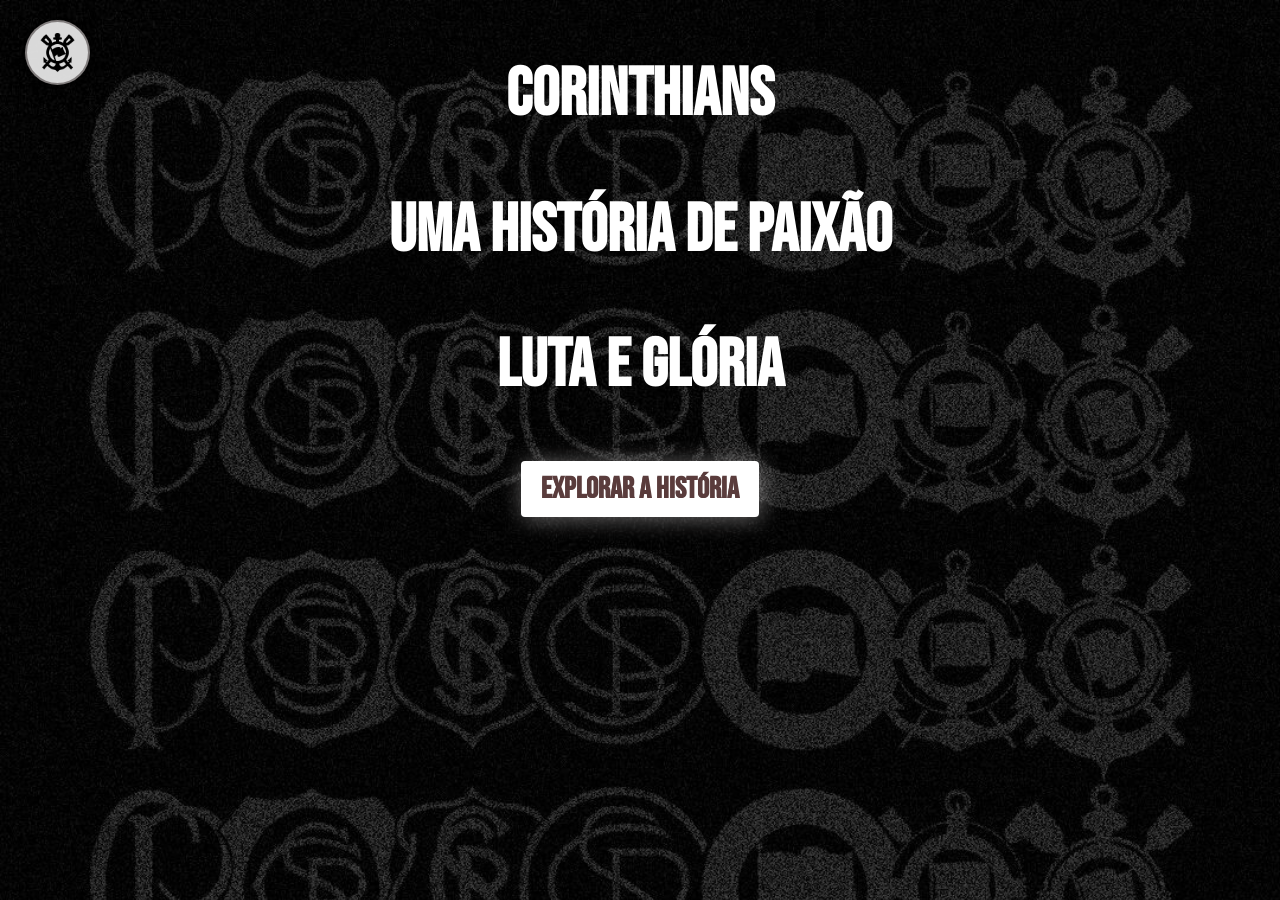
<file: index.html>
<!DOCTYPE html>
<html lang="en">
<head>
    <meta charset="UTF-8">
    <meta name="viewport" content="width=device-width, initial-scale=1.0">

        <link rel="preconnect" href="https://fonts.googleapis.com">
        <link rel="preconnect" href="https://fonts.gstatic.com" crossorigin>
        <link href="https://fonts.googleapis.com/css2?family=Bebas+Neue&display=swap" rel="stylesheet">

    <title>Museu Corinthians</title>

    <link rel="stylesheet" href="/CSS/style.css">
    <link rel="stylesheet" href="/CSS/header.css">
    <script src="/JS/script.js"></script>
    
</head>
<body>
    <header class="header">

            <button class="botao-menu" id="botaoMenu" aria-label="Abrir menu">

                <img
                    src="IMAGENS/pngwinfrrfg.com.png"
                    alt="Logo do Corinthians"
                >

            </button>


            <nav class="menu" id="menu">

                <a href="index.html">INÍCIO</a>

                <a href="historia.html">HISTÓRIA</a>

                <a href="estadios.html">ESTÁDIOS</a>

                <a href="titulos.html">TÍTULOS</a>

                <a href="idolos.html">ÍDOLOS</a>

                <a href="brabas.html">BRABAS</a>

                <a href="democracia.html">DEMOCRACIA</a>

                <a href="uniformes.html">UNIFORMES</a>

                <a href="torcida.html">FIEL</a>

                <a href="jogos.html">JOGOS HISTÓRICOS</a>

            </nav>

    </header>

    <section class="titulo">

        <h1 id="Ct" class="Ct">CORINTHIANS</h1>

        <h1 id="Ct2" class="Ct2">UMA HISTÓRIA DE PAIXÃO</h1>

        <h1 id="sub"  class="subtitulo">
            LUTA E GLÓRIA
        </h1>

        <button style="--content: 'EXPLORAR A HISTÓRIA';"href="">

            <a class="botao" href="/historia.html">

                <div class="left"></div>

                    EXPLORAR A HISTÓRIA

                <div class="right"></div>

            </a>

        </button>

    </section>

</body>
</html>
</file>
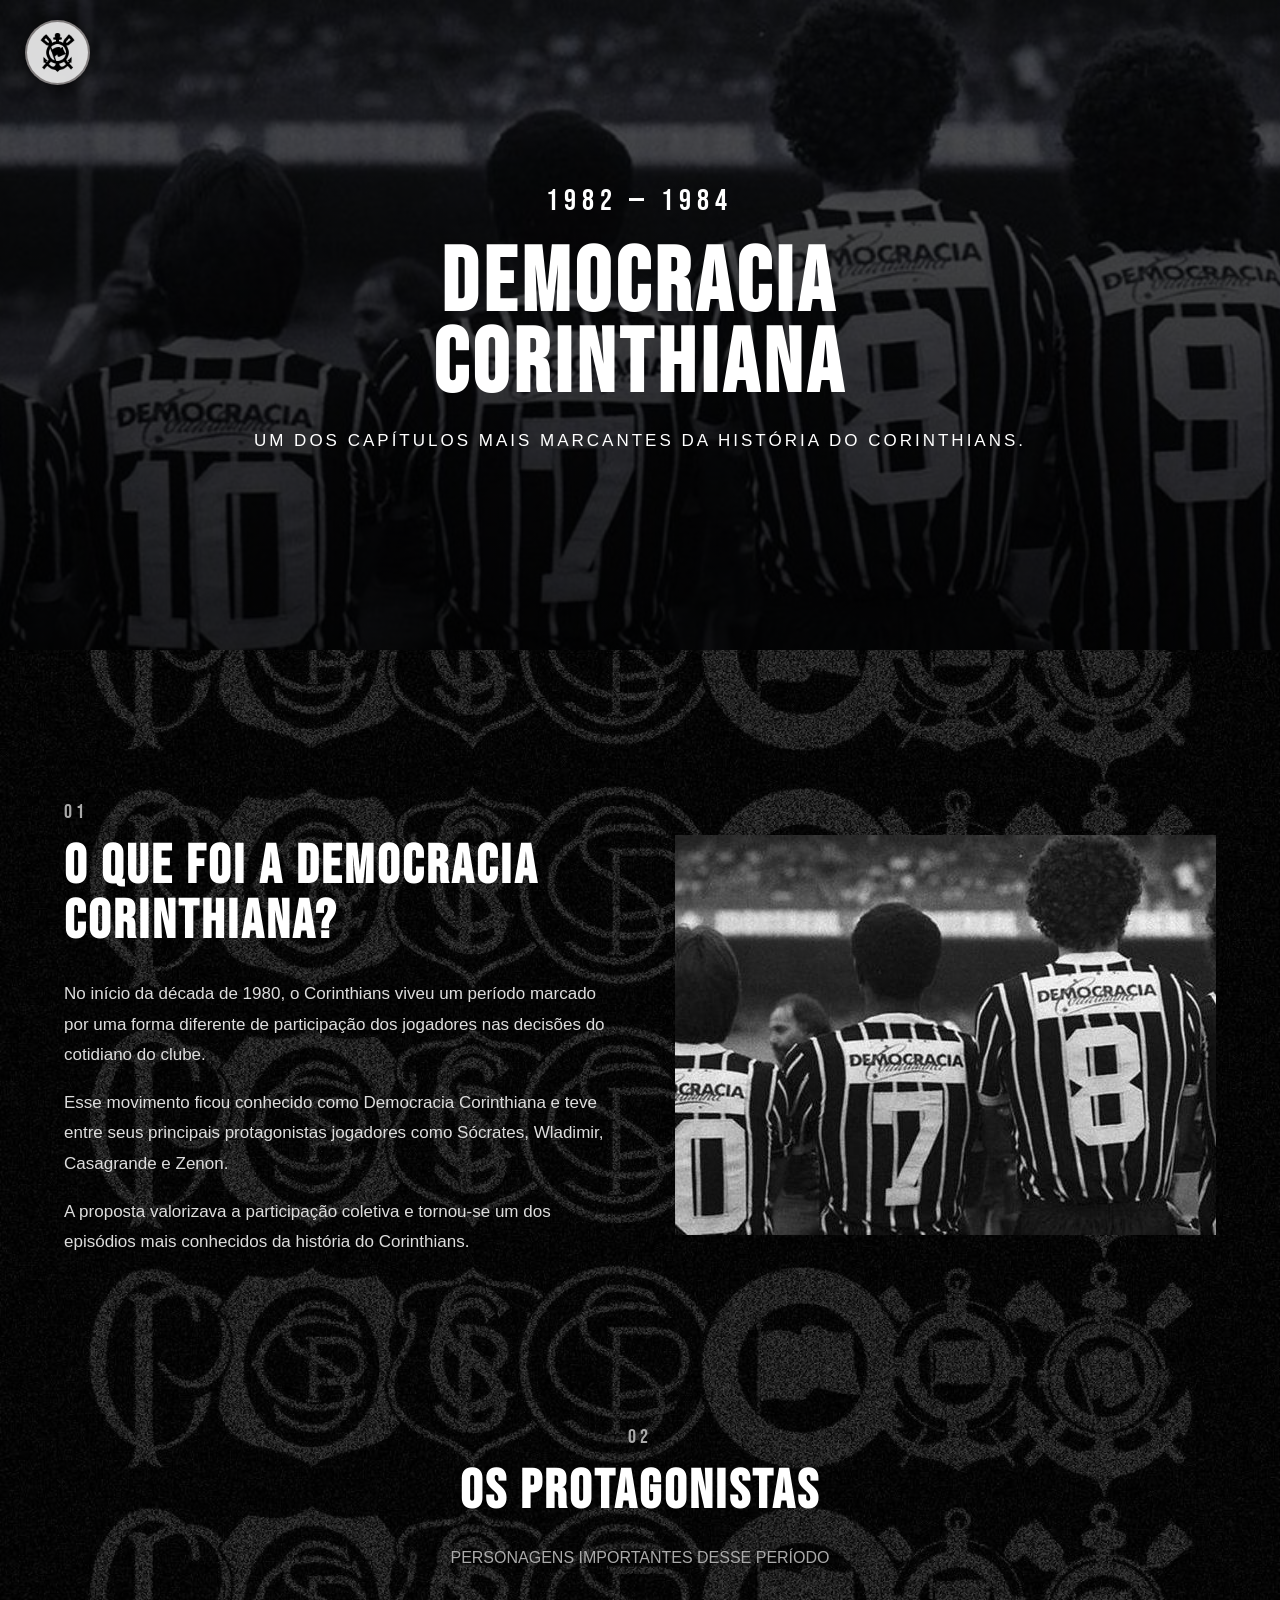
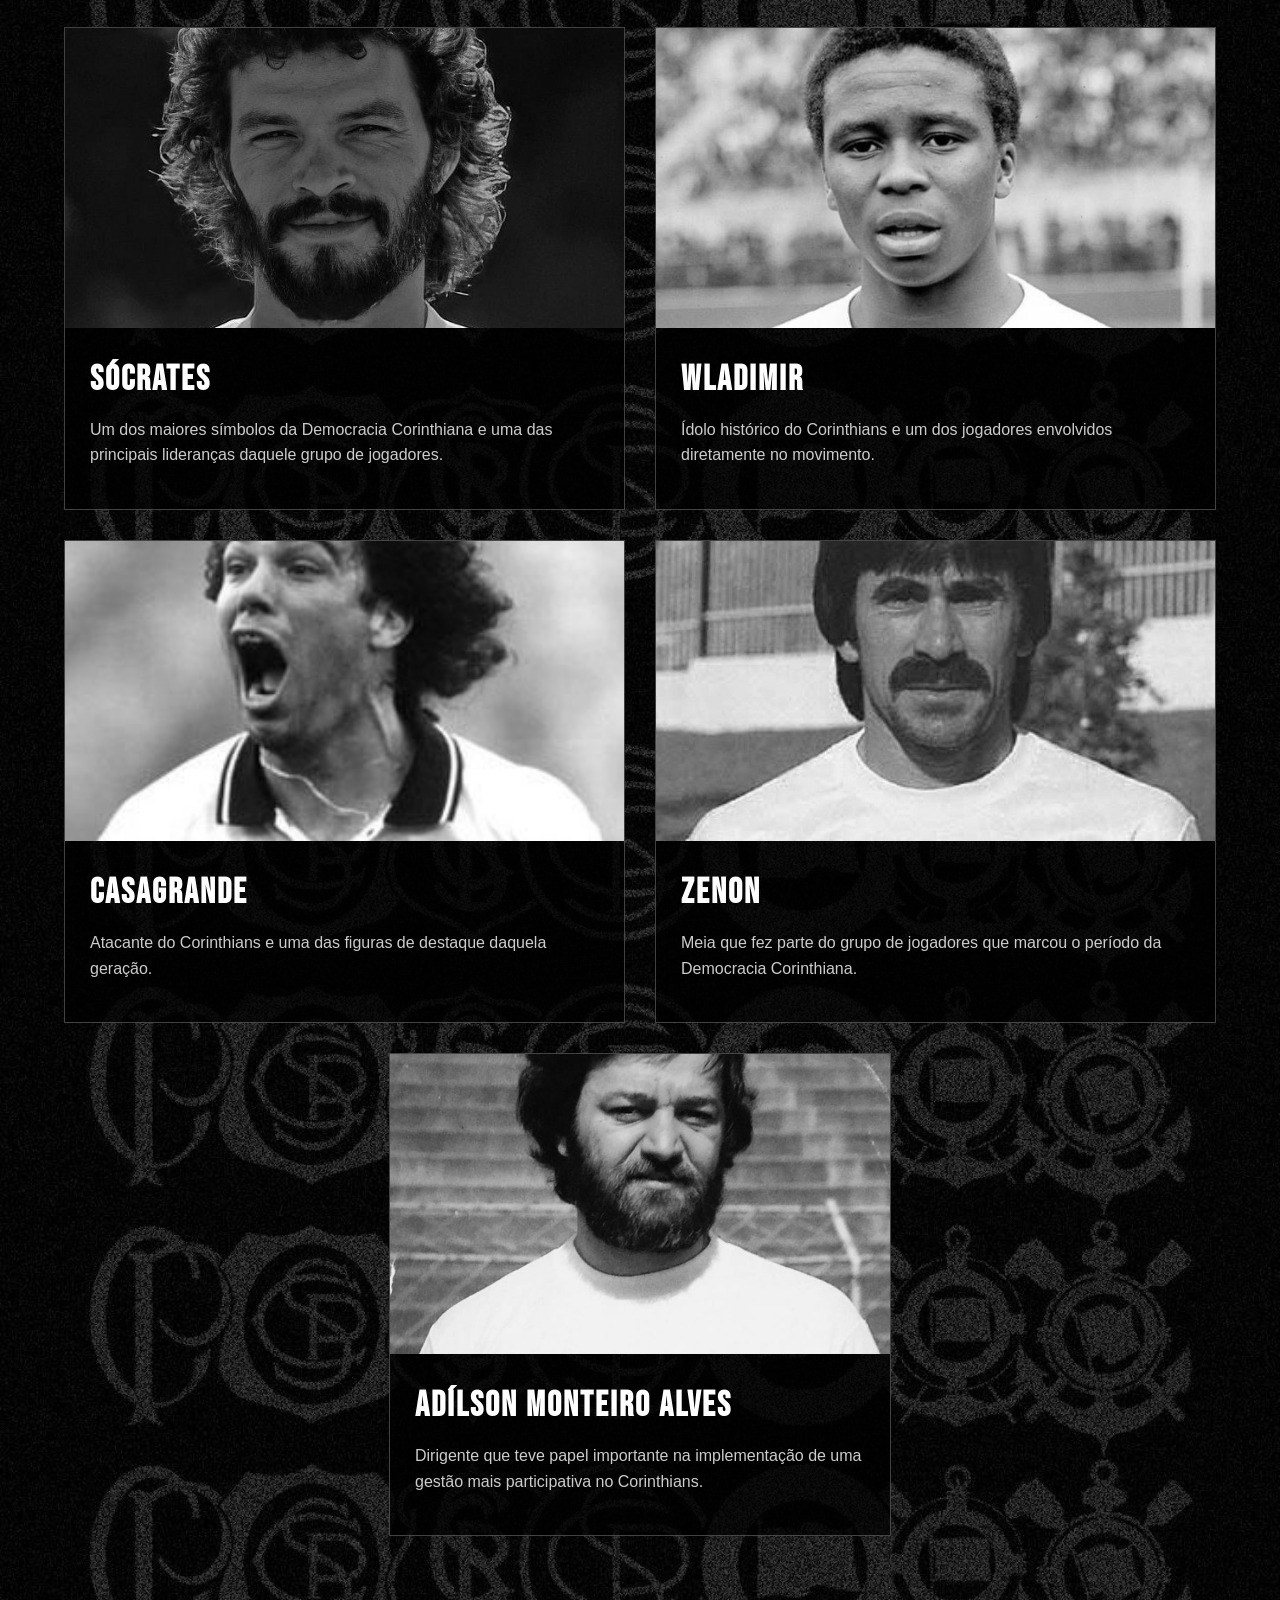
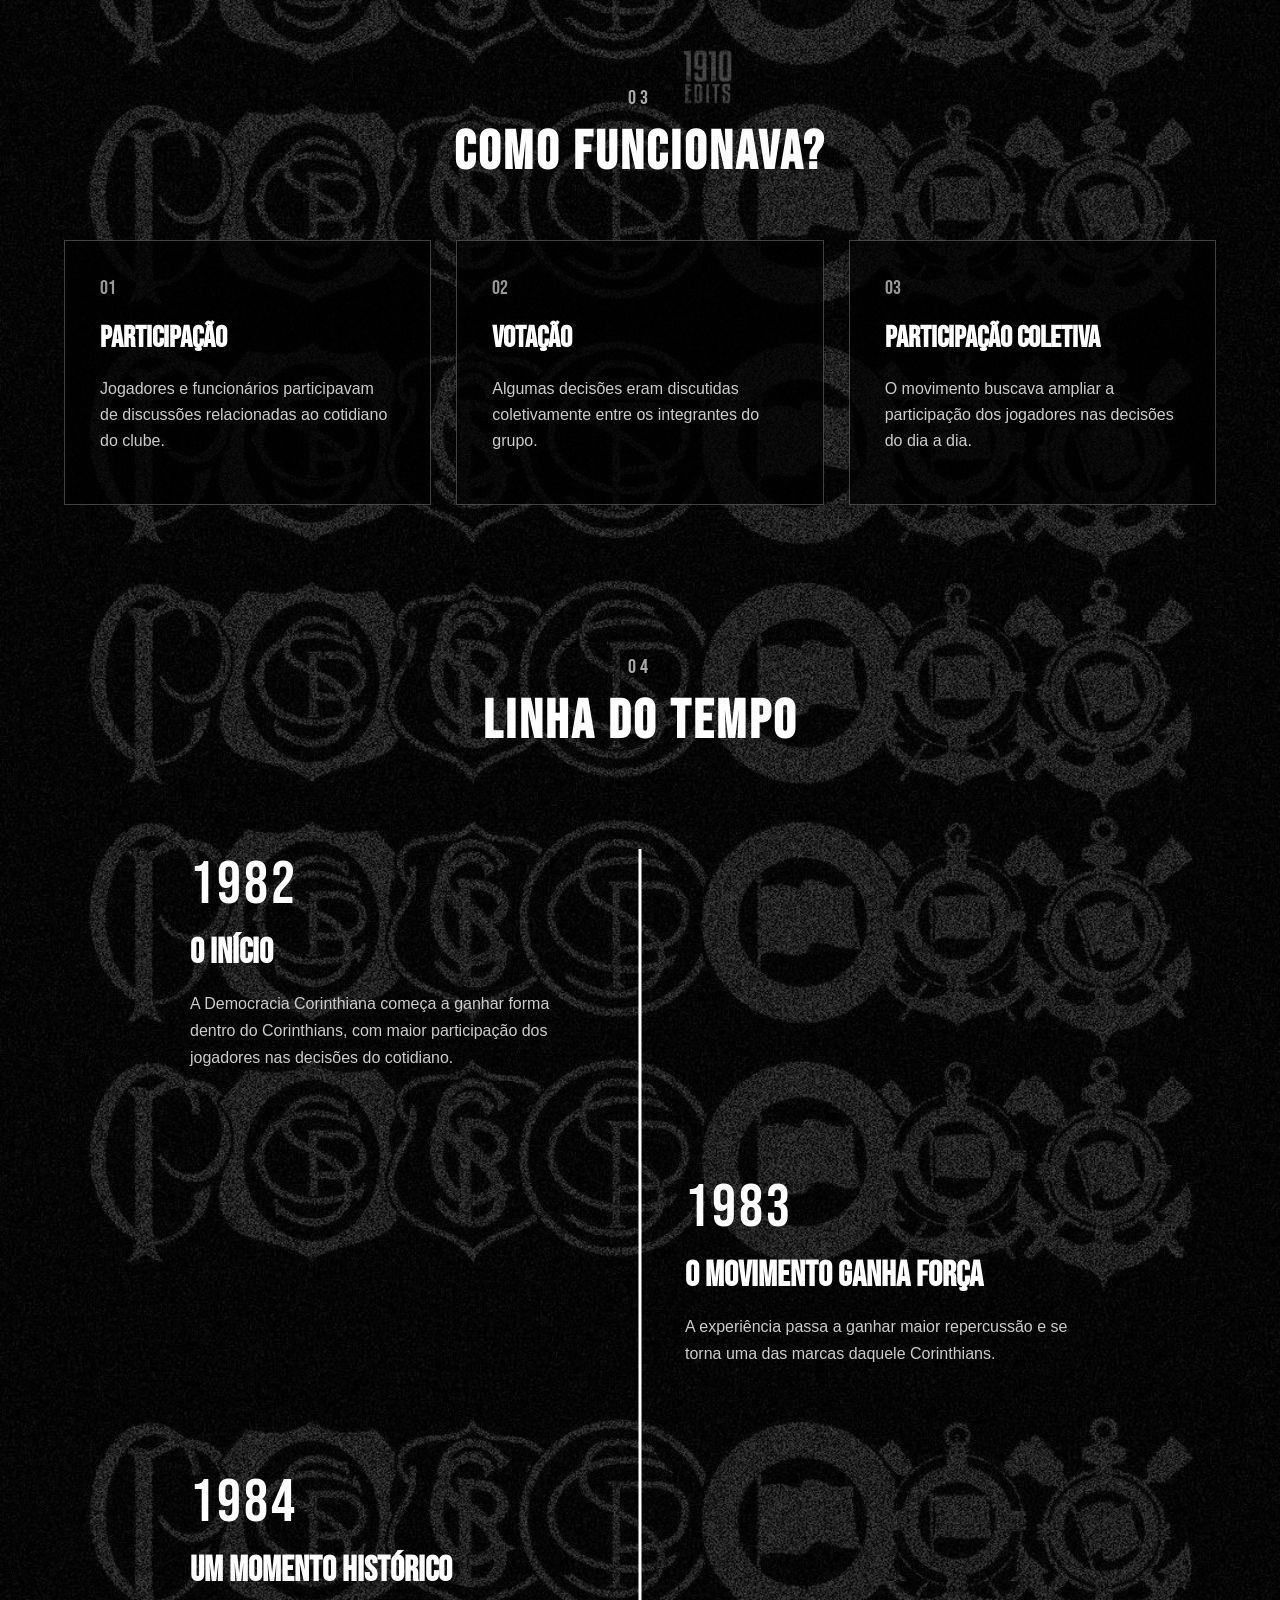
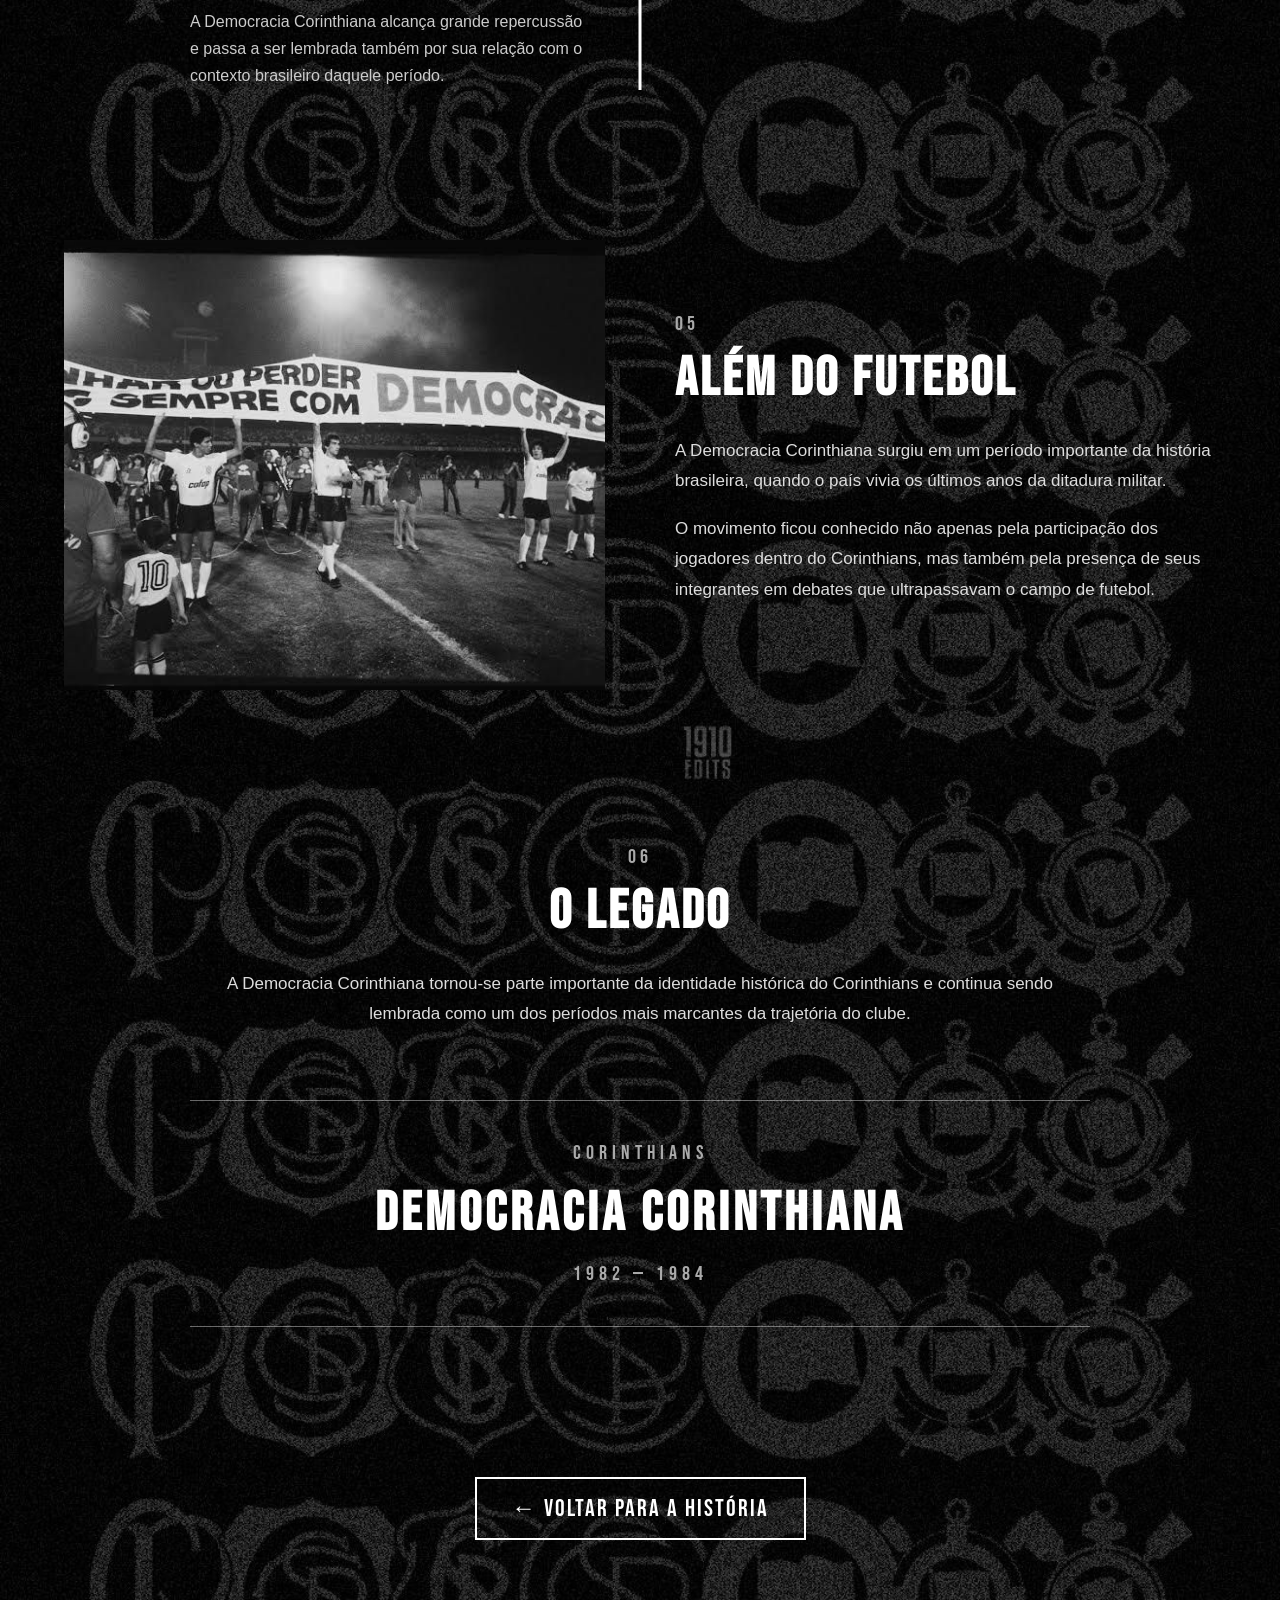
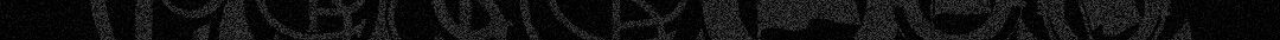
<file: democracia.html>
<!DOCTYPE html>
<html lang="pt-BR">

<head>
    <meta charset="UTF-8">
    <meta name="viewport" content="width=device-width, initial-scale=1.0">

    <link rel="preconnect" href="https://fonts.googleapis.com">
    <link rel="preconnect" href="https://fonts.gstatic.com" crossorigin>

    <link href="https://fonts.googleapis.com/css2?family=Bebas+Neue&display=swap" rel="stylesheet">

    <title>Democracia Corinthiana</title>

    <link rel="stylesheet" href="CSS/style.css">
    <link rel="stylesheet" href="CSS/democracia.css">
    <link rel="stylesheet" href="/CSS/header.css">
</head>

<body>

    <!-- MENU -->

     <header class="header">

            <button class="botao-menu" id="botaoMenu" aria-label="Abrir menu">

                <img
                    src="IMAGENS/pngwinfrrfg.com.png"
                    alt="Logo do Corinthians"
                >

            </button>


            <nav class="menu" id="menu">

                <a href="index.html">INÍCIO</a>

                <a href="historia.html">HISTÓRIA</a>

                <a href="estadios.html">ESTÁDIOS</a>

                <a href="titulos.html">TÍTULOS</a>

                <a href="idolos.html">ÍDOLOS</a>

                <a href="brabas.html">BRABAS</a>

                <a href="democracia.html">DEMOCRACIA</a>

                <a href="uniformes.html">UNIFORMES</a>

                <a href="torcida.html">FIEL</a>

                <a href="jogos.html">JOGOS HISTÓRICOS</a>

            </nav>

    </header>


    <main class="democracia">


        <!-- HERO -->

        <section class="hero-democracia">

            <div class="hero-conteudo">

                <span class="hero-ano">
                    1982 — 1984
                </span>

                <h1>
                    DEMOCRACIA<br>
                    CORINTHIANA
                </h1>

                <p>
                    UM DOS CAPÍTULOS MAIS MARCANTES
                    DA HISTÓRIA DO CORINTHIANS.
                </p>

            </div>

        </section>


        <!-- INTRODUÇÃO -->

        <section class="secao-introducao">

            <div class="texto-introducao">

                <span class="numero-secao">
                    01
                </span>

                <h2>
                    O QUE FOI A
                    DEMOCRACIA CORINTHIANA?
                </h2>

                <p>
                    No início da década de 1980, o Corinthians viveu
                    um período marcado por uma forma diferente de
                    participação dos jogadores nas decisões do
                    cotidiano do clube.
                </p>

                <p>
                    Esse movimento ficou conhecido como
                    Democracia Corinthiana e teve entre seus
                    principais protagonistas jogadores como
                    Sócrates, Wladimir, Casagrande e Zenon.
                </p>

                <p>
                    A proposta valorizava a participação coletiva
                    e tornou-se um dos episódios mais conhecidos
                    da história do Corinthians.
                </p>

            </div>

            <div class="imagem-introducao">

                <img
                    src="IMAGENS/democracia-corinthiana.jpg"
                    alt="Jogadores da Democracia Corinthiana"
                >

            </div>

        </section>


        <!-- PROTAGONISTAS -->

        <section class="protagonistas">

            <span class="numero-secao">
                02
            </span>

            <h2>
                OS PROTAGONISTAS
            </h2>

            <p class="subtitulo-secao">
                PERSONAGENS IMPORTANTES DESSE PERÍODO
            </p>


            <div class="cards-protagonistas">


                <article class="card-protagonista">

                    <img
                        src="IMAGENS/socrates.jpg"
                        alt="Sócrates"
                    >

                    <div class="conteudo-card">

                        <h3>
                            SÓCRATES
                        </h3>

                        <p>
                            Um dos maiores símbolos da Democracia
                            Corinthiana e uma das principais lideranças
                            daquele grupo de jogadores.
                        </p>

                    </div>

                </article>


                <article class="card-protagonista">

                    <img
                        src="IMAGENS/wladimir.jpg"
                        alt="Wladimir"
                    >

                    <div class="conteudo-card">

                        <h3>
                            WLADIMIR
                        </h3>

                        <p>
                            Ídolo histórico do Corinthians e um dos
                            jogadores envolvidos diretamente no
                            movimento.
                        </p>

                    </div>

                </article>


                <article class="card-protagonista">

                    <img
                        src="IMAGENS/casagrande.jpg"
                        alt="Casagrande"
                    >

                    <div class="conteudo-card">

                        <h3>
                            CASAGRANDE
                        </h3>

                        <p>
                            Atacante do Corinthians e uma das figuras
                            de destaque daquela geração.
                        </p>

                    </div>

                </article>


                <article class="card-protagonista">

                    <img
                        src="IMAGENS/zenon.jpg"
                        alt="Zenon"
                    >

                    <div class="conteudo-card">

                        <h3>
                            ZENON
                        </h3>

                        <p>
                            Meia que fez parte do grupo de jogadores
                            que marcou o período da Democracia Corinthiana.
                        </p>

                    </div>

                </article>


                <article class="card-protagonista destaque">

                    <img
                        src="IMAGENS/adilsom-monteiro-alves.jpg"
                        alt="Adílson Monteiro Alves"
                    >

                    <div class="conteudo-card">

                        <h3>
                            ADÍLSON MONTEIRO ALVES
                        </h3>

                        <p>
                            Dirigente que teve papel importante na
                            implementação de uma gestão mais participativa
                            no Corinthians.
                        </p>

                    </div>

                </article>


            </div>

        </section>


        <!-- COMO FUNCIONAVA -->

        <section class="funcionamento">

            <span class="numero-secao">
                03
            </span>

            <h2>
                COMO FUNCIONAVA?
            </h2>


            <div class="blocos-funcionamento">


                <div class="bloco">

                    <span>
                        01
                    </span>

                    <h3>
                        PARTICIPAÇÃO
                    </h3>

                    <p>
                        Jogadores e funcionários participavam
                        de discussões relacionadas ao cotidiano
                        do clube.
                    </p>

                </div>


                <div class="bloco">

                    <span>
                        02
                    </span>

                    <h3>
                        VOTAÇÃO
                    </h3>

                    <p>
                        Algumas decisões eram discutidas
                        coletivamente entre os integrantes
                        do grupo.
                    </p>

                </div>


                <div class="bloco">

                    <span>
                        03
                    </span>

                    <h3>
                        PARTICIPAÇÃO COLETIVA
                    </h3>

                    <p>
                        O movimento buscava ampliar a participação
                        dos jogadores nas decisões do dia a dia.
                    </p>

                </div>


            </div>

        </section>


        <!-- LINHA DO TEMPO -->

        <section class="linha-democracia">

            <span class="numero-secao">
                04
            </span>

            <h2>
                LINHA DO TEMPO
            </h2>


            <div class="timeline-democracia">


                <article class="momento">

                    <span class="ano-momento">
                        1982
                    </span>

                    <div>

                        <h3>
                            O INÍCIO
                        </h3>

                        <p>
                            A Democracia Corinthiana começa a ganhar
                            forma dentro do Corinthians, com maior
                            participação dos jogadores nas decisões
                            do cotidiano.
                        </p>

                    </div>

                </article>


                <article class="momento">

                    <span class="ano-momento">
                        1983
                    </span>

                    <div>

                        <h3>
                            O MOVIMENTO GANHA FORÇA
                        </h3>

                        <p>
                            A experiência passa a ganhar maior
                            repercussão e se torna uma das marcas
                            daquele Corinthians.
                        </p>

                    </div>

                </article>


                <article class="momento">

                    <span class="ano-momento">
                        1984
                    </span>

                    <div>

                        <h3>
                            UM MOMENTO HISTÓRICO
                        </h3>

                        <p>
                            A Democracia Corinthiana alcança grande
                            repercussão e passa a ser lembrada também
                            por sua relação com o contexto brasileiro
                            daquele período.
                        </p>

                    </div>

                </article>


            </div>

        </section>


        <!-- ALÉM DO FUTEBOL -->

        <section class="alem-futebol">

            <div class="imagem-alem">

                <img
                    src="IMAGENS/democracia-em-1984.jpg"
                    alt="Democracia Corinthiana em 1984"
                >

            </div>


            <div class="texto-alem">

                <span class="numero-secao">
                    05
                </span>

                <h2>
                    ALÉM DO FUTEBOL
                </h2>

                <p>
                    A Democracia Corinthiana surgiu em um período
                    importante da história brasileira, quando o país
                    vivia os últimos anos da ditadura militar.
                </p>

                <p>
                    O movimento ficou conhecido não apenas pela
                    participação dos jogadores dentro do Corinthians,
                    mas também pela presença de seus integrantes
                    em debates que ultrapassavam o campo de futebol.
                </p>

            </div>

        </section>


        <!-- LEGADO -->

        <section class="legado">

            <span class="numero-secao">
                06
            </span>

            <h2>
                O LEGADO
            </h2>

            <p>
                A Democracia Corinthiana tornou-se parte importante
                da identidade histórica do Corinthians e continua
                sendo lembrada como um dos períodos mais marcantes
                da trajetória do clube.
            </p>

            <div class="frase-final">

                <span>
                    CORINTHIANS
                </span>

                <strong>
                    DEMOCRACIA CORINTHIANA
                </strong>

                <span>
                    1982 — 1984
                </span>

            </div>

        </section>


        <!-- BOTÃO -->

        <div class="voltar-historia">

            <a
                href="historia.html"
                class="btn-voltar"
            >
                ← VOLTAR PARA A HISTÓRIA
            </a>

        </div>


    </main>

    <script src="/JS/script.js"></script>
    <script src="/JS/democracia.js"></script>

</body>

</html>
</file>
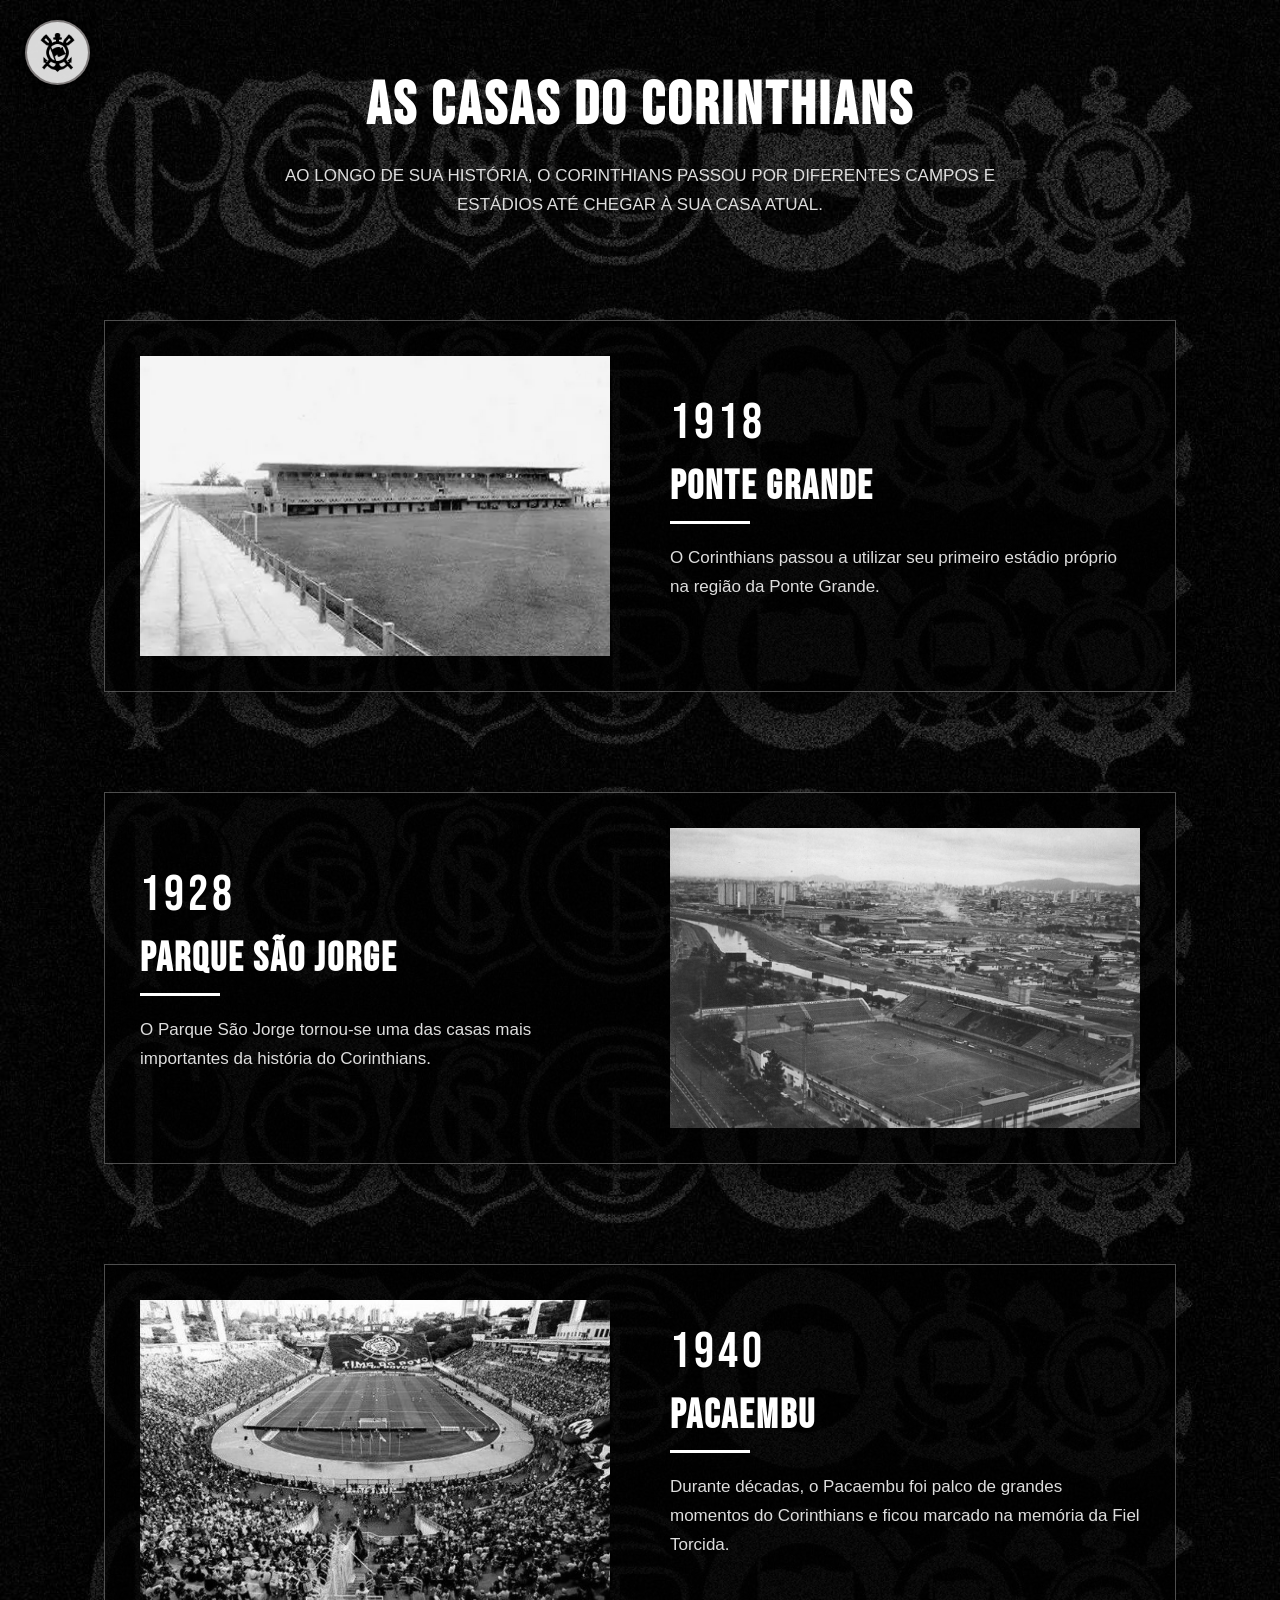
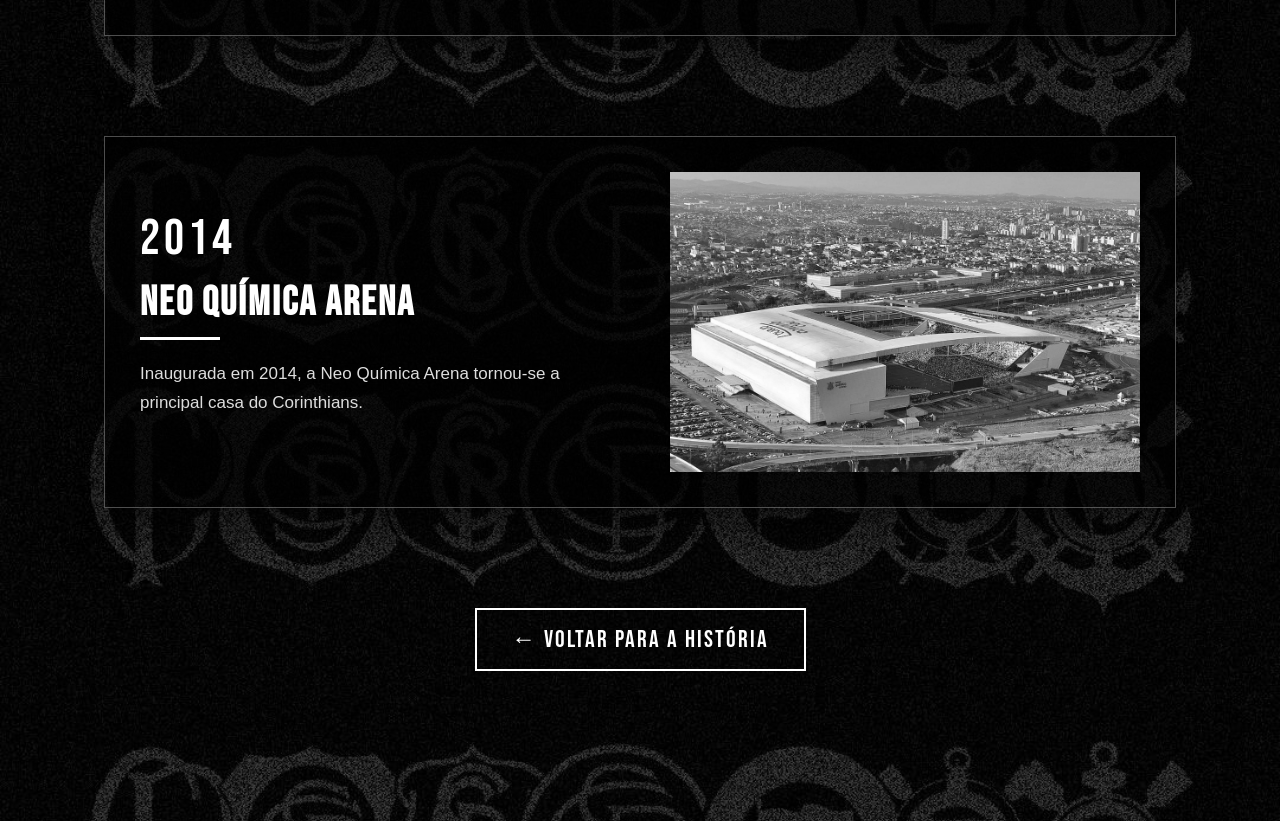
<file: estadios.html>
<!DOCTYPE html>
<html lang="pt-BR">

<head>

    <meta charset="UTF-8">
    <meta name="viewport" content="width=device-width, initial-scale=1.0">

    <link rel="preconnect" href="https://fonts.googleapis.com">
    <link rel="preconnect" href="https://fonts.gstatic.com" crossorigin>

    <link href="https://fonts.googleapis.com/css2?family=Bebas+Neue&display=swap" rel="stylesheet">

    <title>Estádios Corinthians</title>

    <link rel="stylesheet" href="CSS/style.css">
    <link rel="stylesheet" href="CSS/estadios.css">
    <link rel="stylesheet" href="/CSS/header.css">

</head>

<body>

    <header class="header">

            <button class="botao-menu" id="botaoMenu" aria-label="Abrir menu">

                <img
                    src="IMAGENS/pngwinfrrfg.com.png"
                    alt="Logo do Corinthians"
                >

            </button>


            <nav class="menu" id="menu">

                <a href="index.html">INÍCIO</a>

                <a href="historia.html">HISTÓRIA</a>

                <a href="estadios.html">ESTÁDIOS</a>

                <a href="titulos.html">TÍTULOS</a>

                <a href="idolos.html">ÍDOLOS</a>

                <a href="brabas.html">BRABAS</a>

                <a href="democracia.html">DEMOCRACIA</a>

                <a href="uniformes.html">UNIFORMES</a>

                <a href="torcida.html">FIEL</a>

                <a href="jogos.html">JOGOS HISTÓRICOS</a>

            </nav>

    </header>


    <main class="estadios">

        <h1 class="titulo-estadios">
            AS CASAS DO CORINTHIANS
        </h1>

        <p class="intro-estadios">
            AO LONGO DE SUA HISTÓRIA, O CORINTHIANS PASSOU POR
            DIFERENTES CAMPOS E ESTÁDIOS ATÉ CHEGAR À SUA CASA ATUAL.
        </p>


        <!-- PONTE GRANDE -->

        <section class="estadio">

            <div class="imagem-estadio">

                <img
                    src="IMAGENS/ponte-grande.jpg"
                    alt="Ponte Grande"
                >

            </div>

            <div class="info-estadio">

                <span class="ano-estadio">1918</span>

                <h2>PONTE GRANDE</h2>

                <p>
                    O Corinthians passou a utilizar seu primeiro estádio
                    próprio na região da Ponte Grande.
                </p>

            </div>

        </section>


        <!-- PARQUE SÃO JORGE -->

        <section class="estadio">

            <div class="imagem-estadio">

                <img
                    src="IMAGENS/parque-sao-jorge.jpg"
                    alt="Parque São Jorge"
                >

            </div>

            <div class="info-estadio">

                <span class="ano-estadio">1928</span>

                <h2>PARQUE SÃO JORGE</h2>

                <p>
                    O Parque São Jorge tornou-se uma das casas mais
                    importantes da história do Corinthians.
                </p>

            </div>

        </section>


        <!-- PACAEMBU -->

        <section class="estadio">

            <div class="imagem-estadio">

                <img
                    src="IMAGENS/pacaembu.jpg"
                    alt="Estádio do Pacaembu"
                >

            </div>

            <div class="info-estadio">

                <span class="ano-estadio">1940</span>

                <h2>PACAEMBU</h2>

                <p>
                    Durante décadas, o Pacaembu foi palco de grandes
                    momentos do Corinthians e ficou marcado na memória
                    da Fiel Torcida.
                </p>

            </div>

        </section>


        <!-- NEO QUÍMICA ARENA -->

        <section class="estadio">

            <div class="imagem-estadio">

                <img
                    src="IMAGENS/neo-quimica-arena.jpg"
                    alt="Neo Química Arena"
                >

            </div>

            <div class="info-estadio">

                <span class="ano-estadio">2014</span>

                <h2>NEO QUÍMICA ARENA</h2>

                <p>
                    Inaugurada em 2014, a Neo Química Arena tornou-se
                    a principal casa do Corinthians.
                </p>

            </div>

        </section>

    
        <div class="voltar-historia">

            <a href="historia.html" class="btn-voltar">
                ← VOLTAR PARA A HISTÓRIA
            </a>

        </div>

    </main>


    <script src="/JS/script.js"></script>


    <script src="/JS/estadios.js"></script>
</body>

</html>
</file>
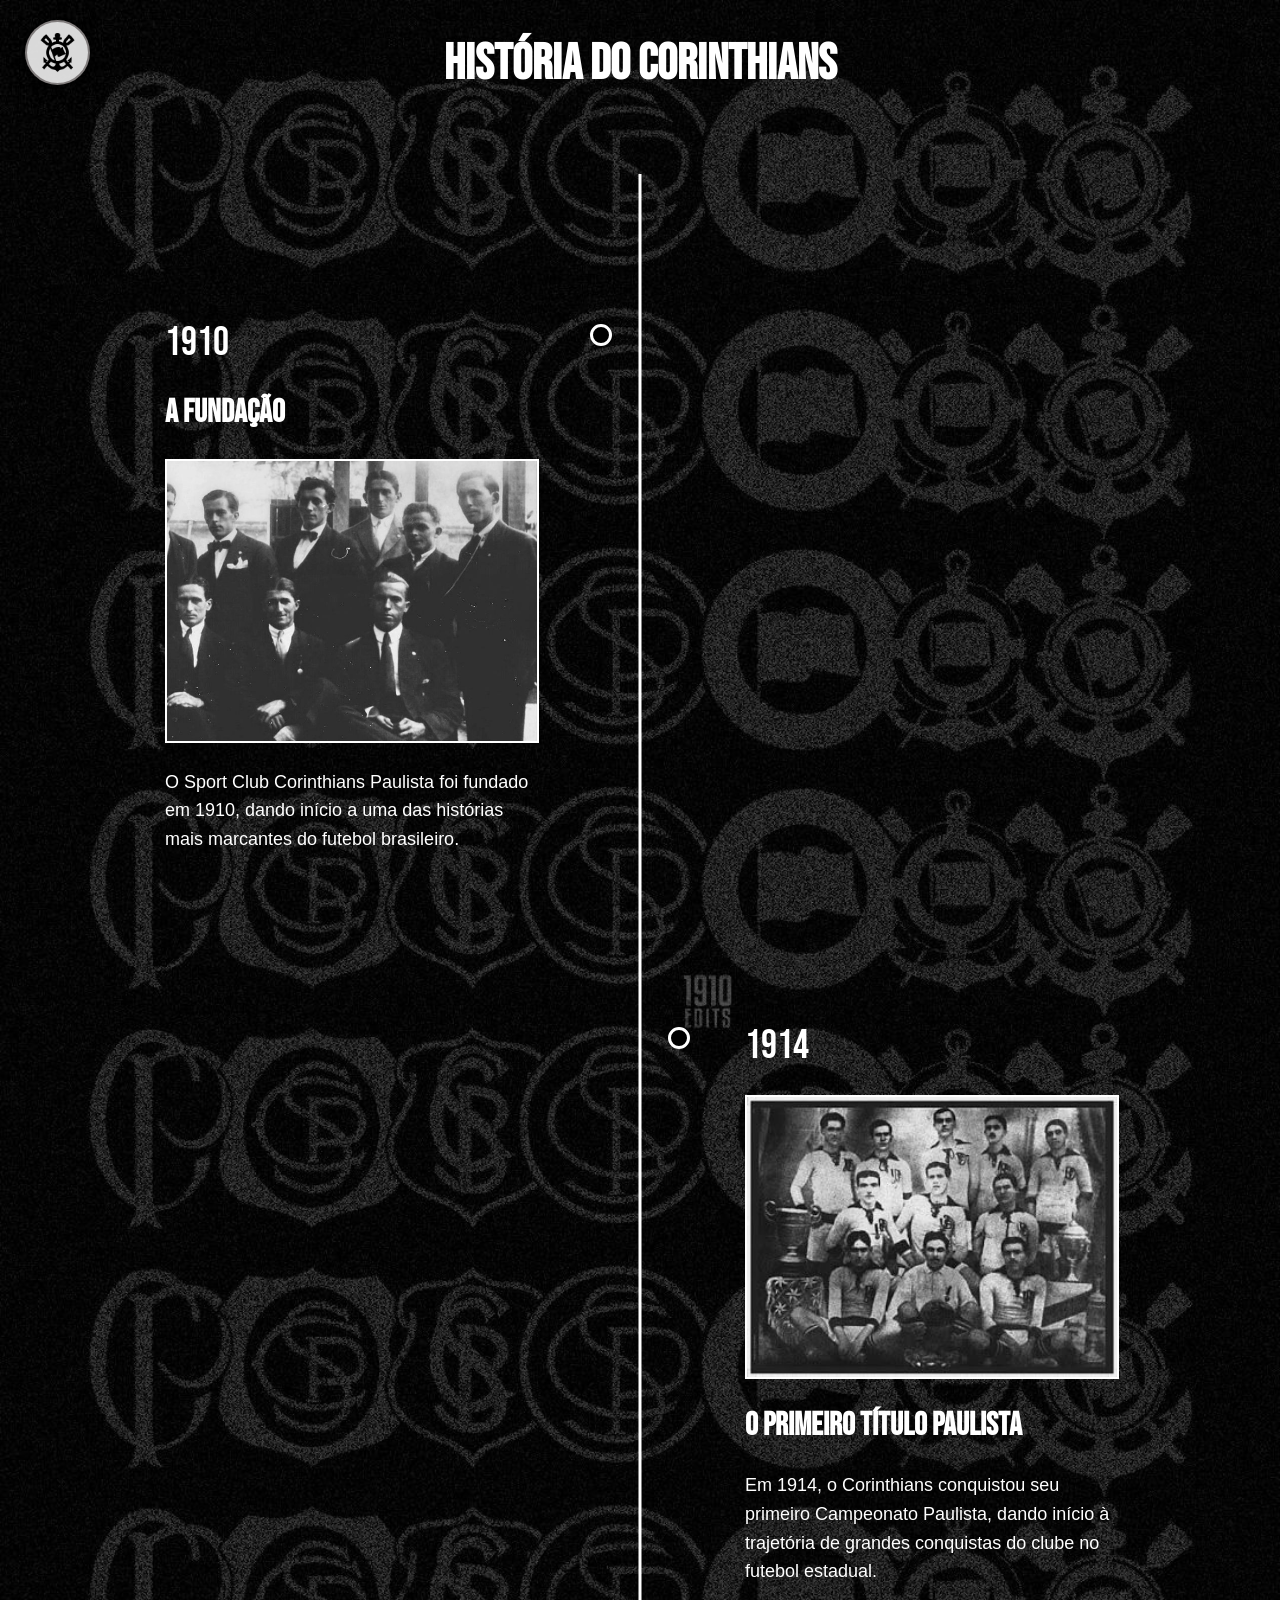
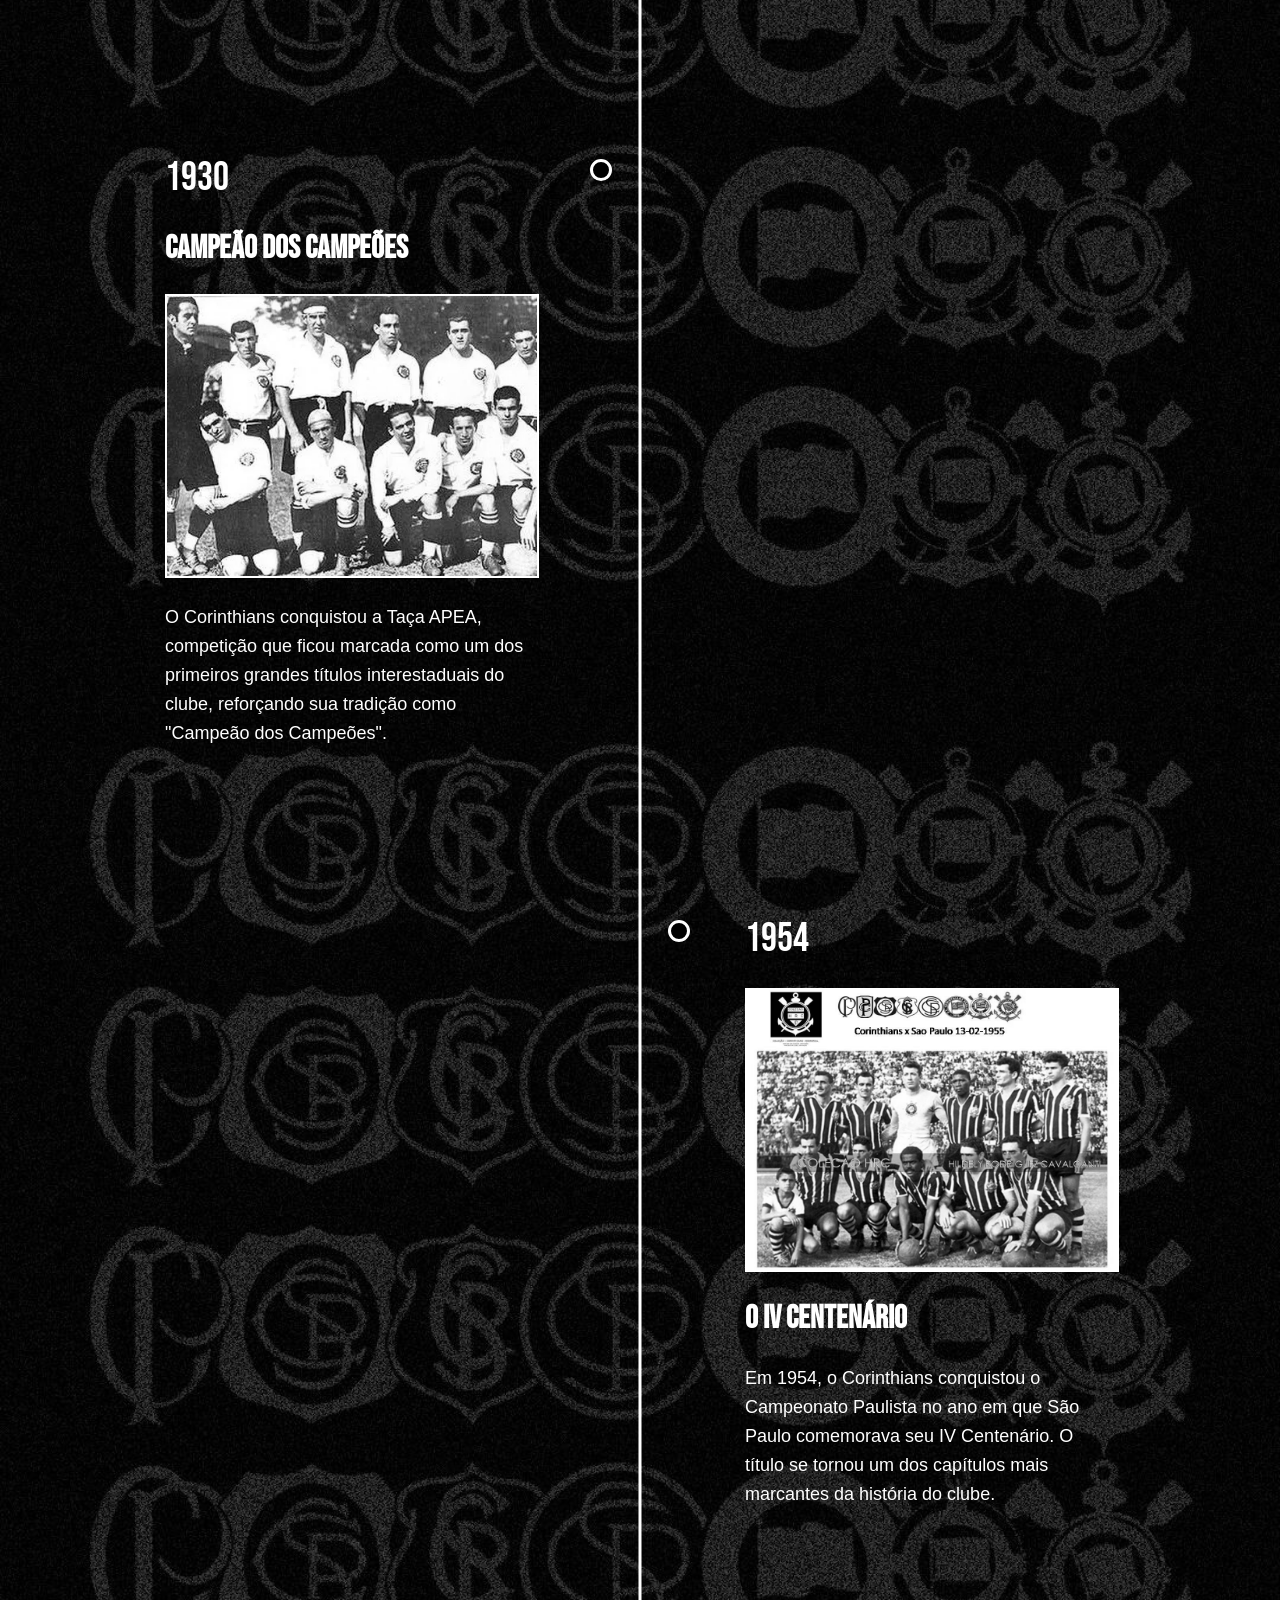
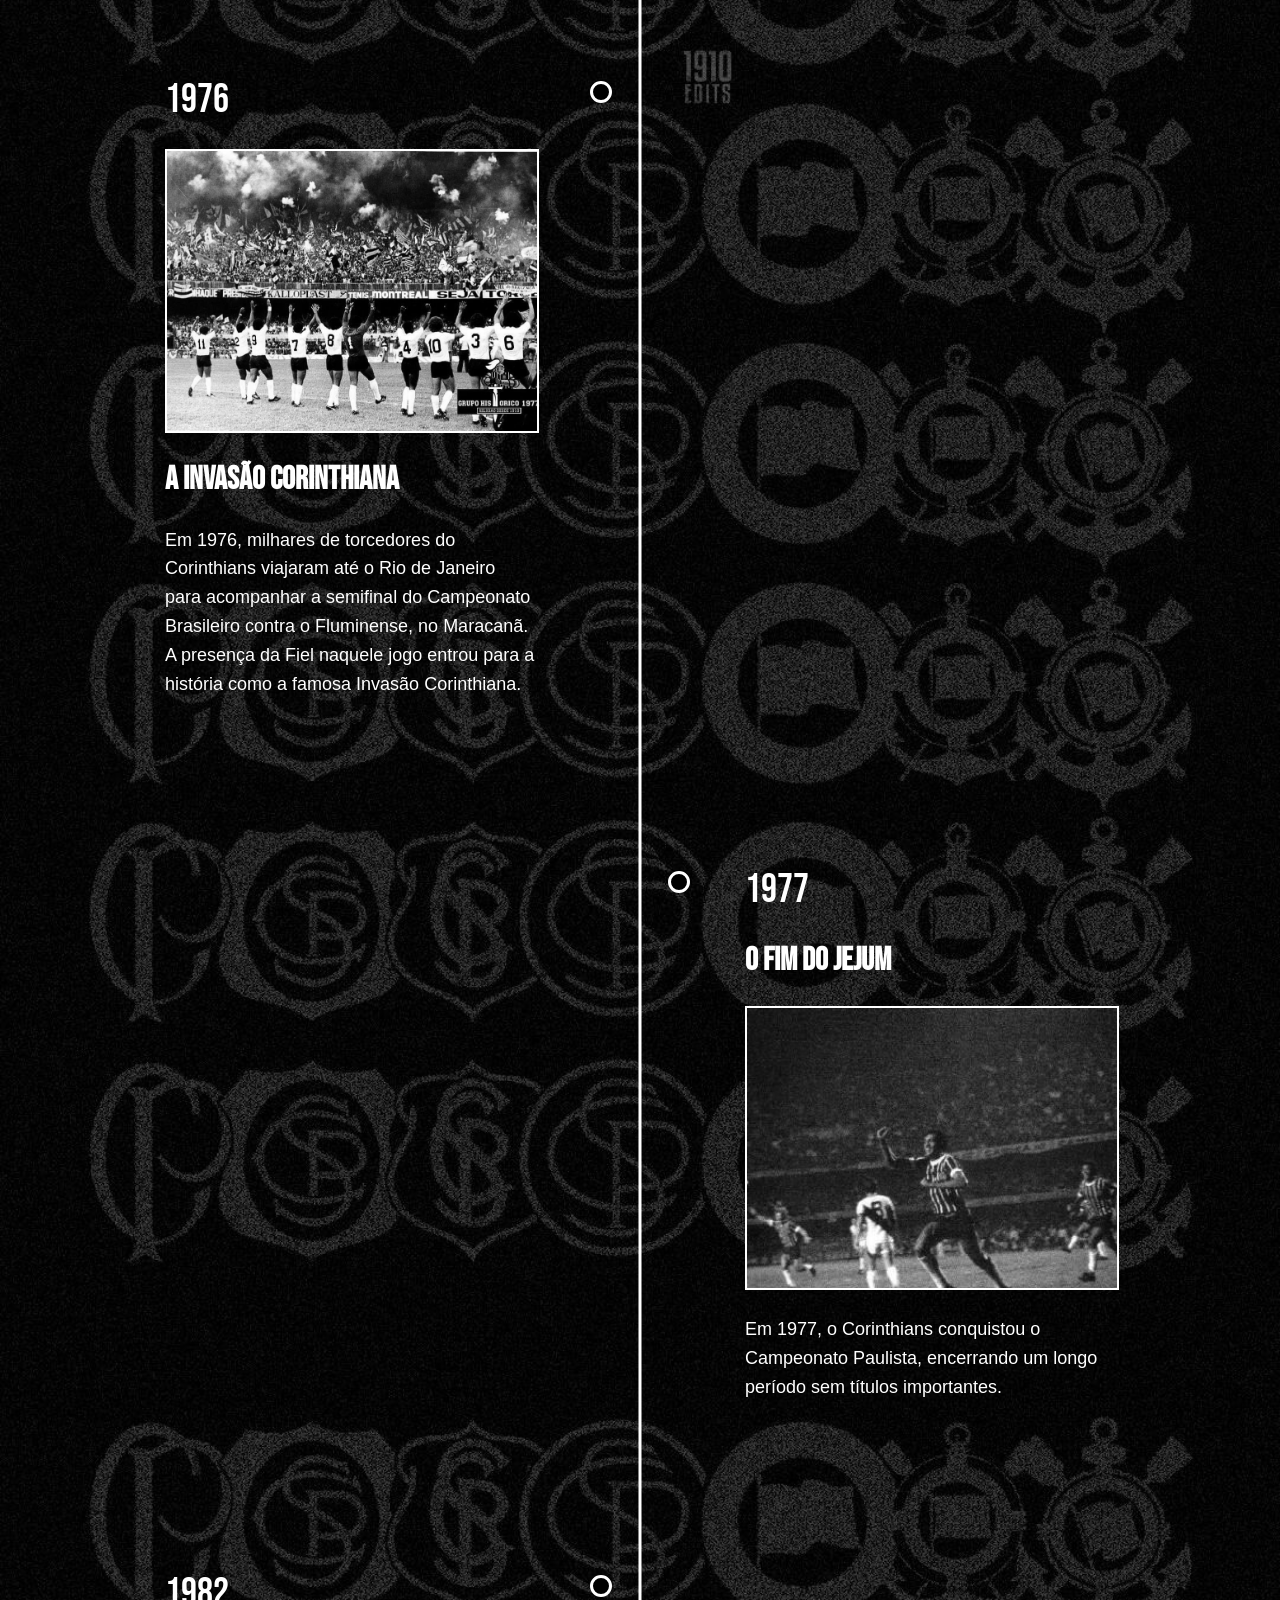
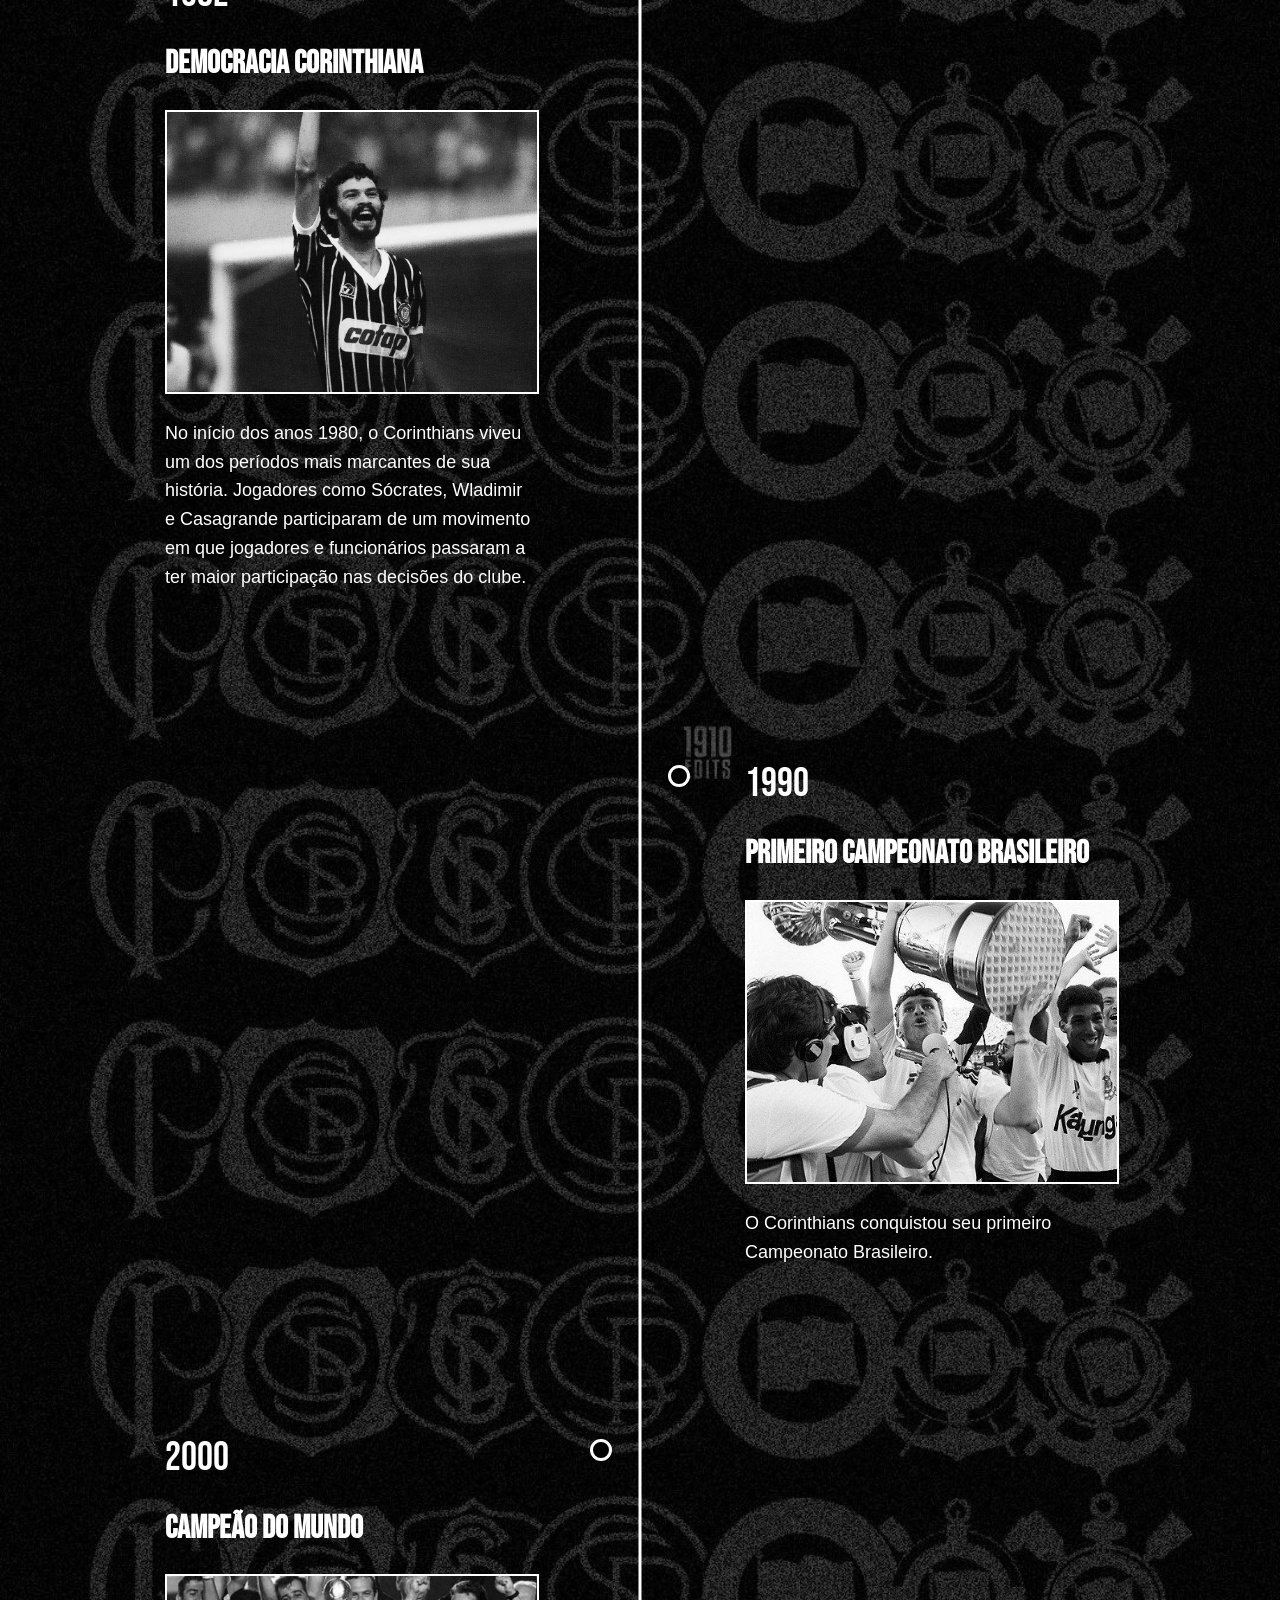
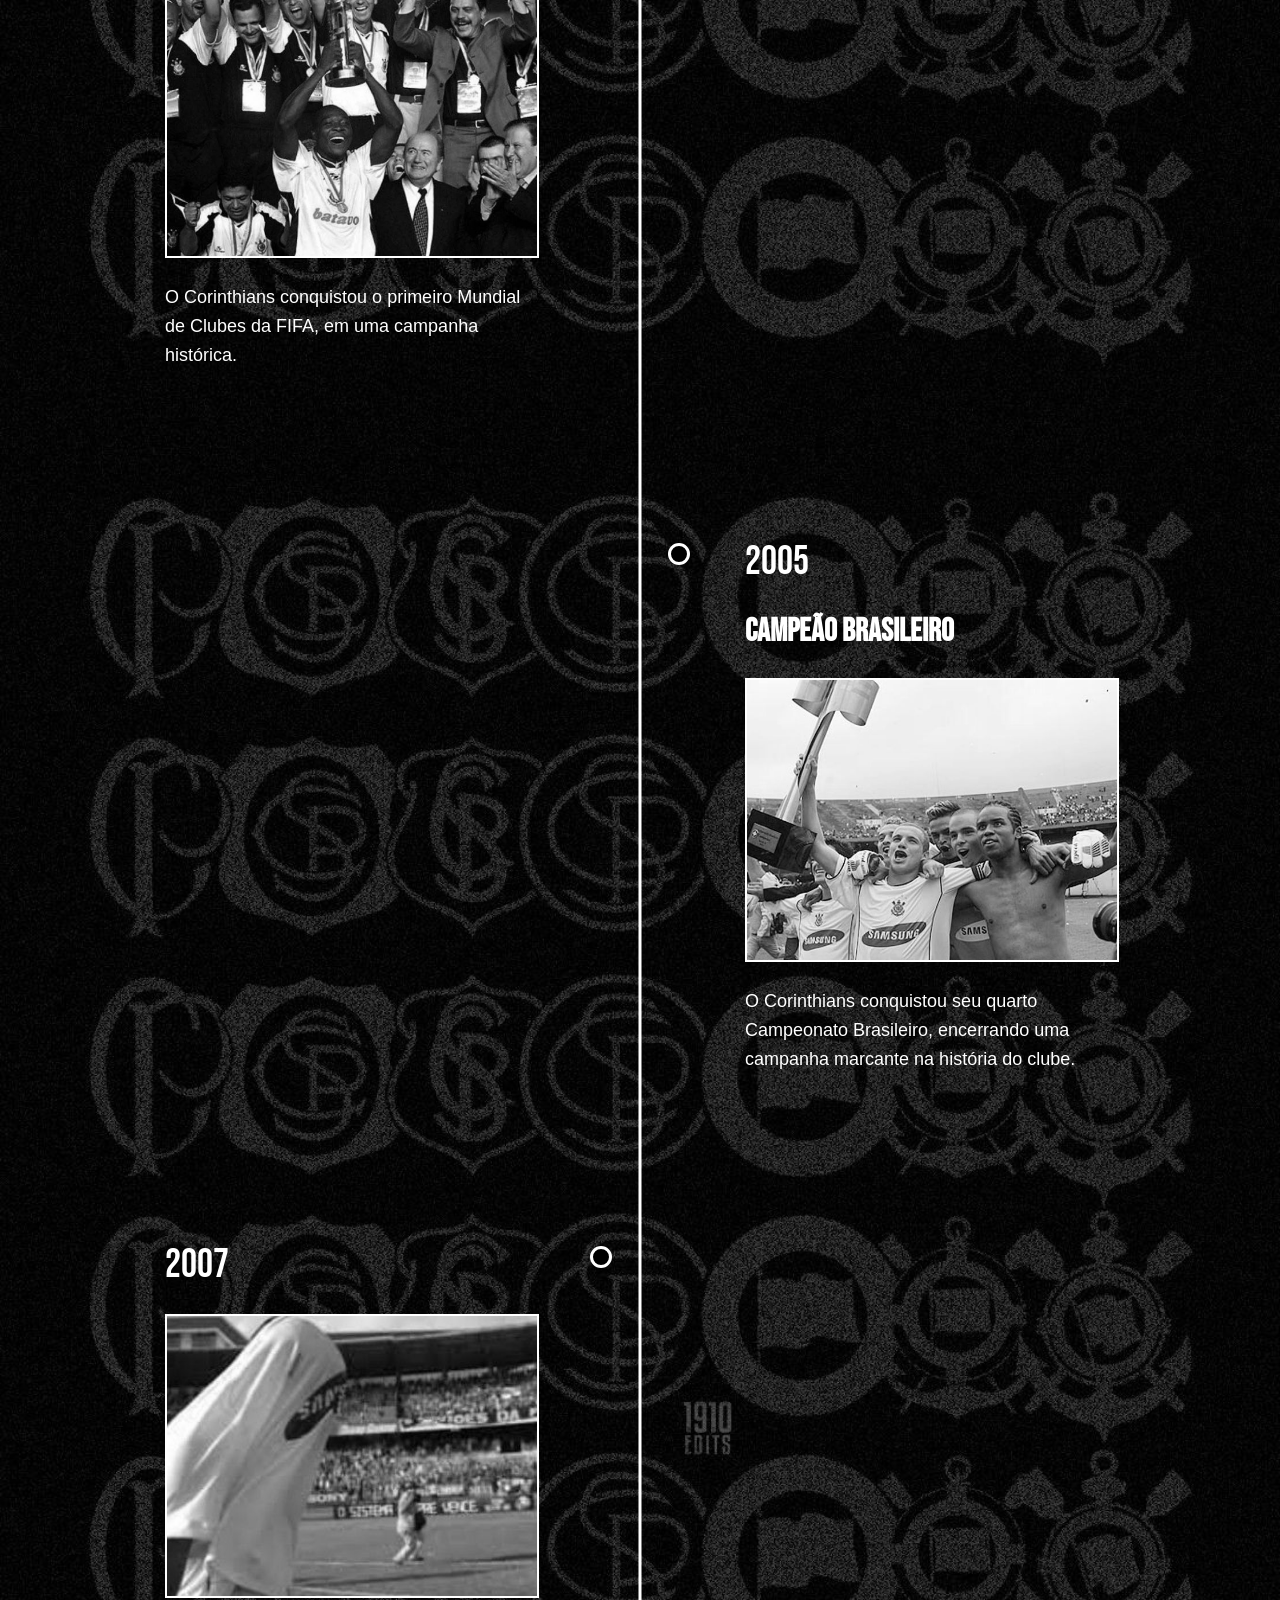
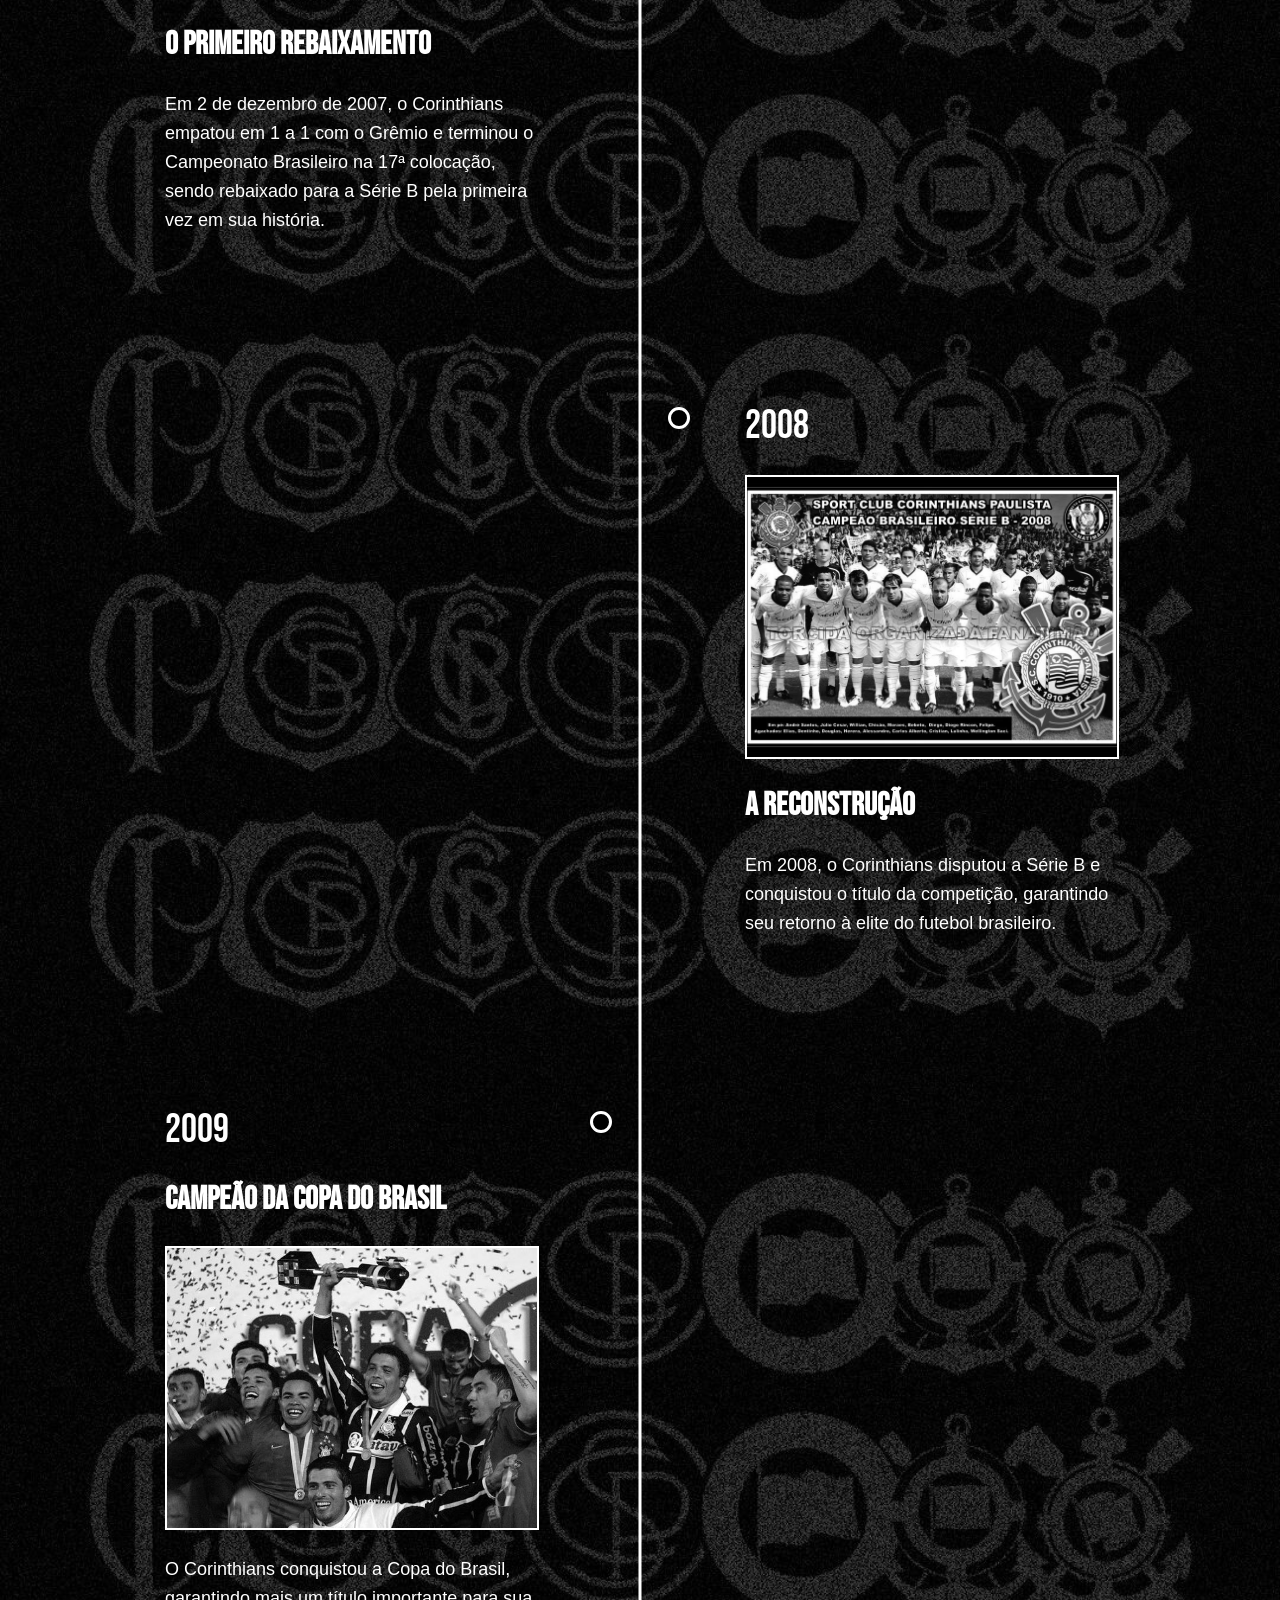
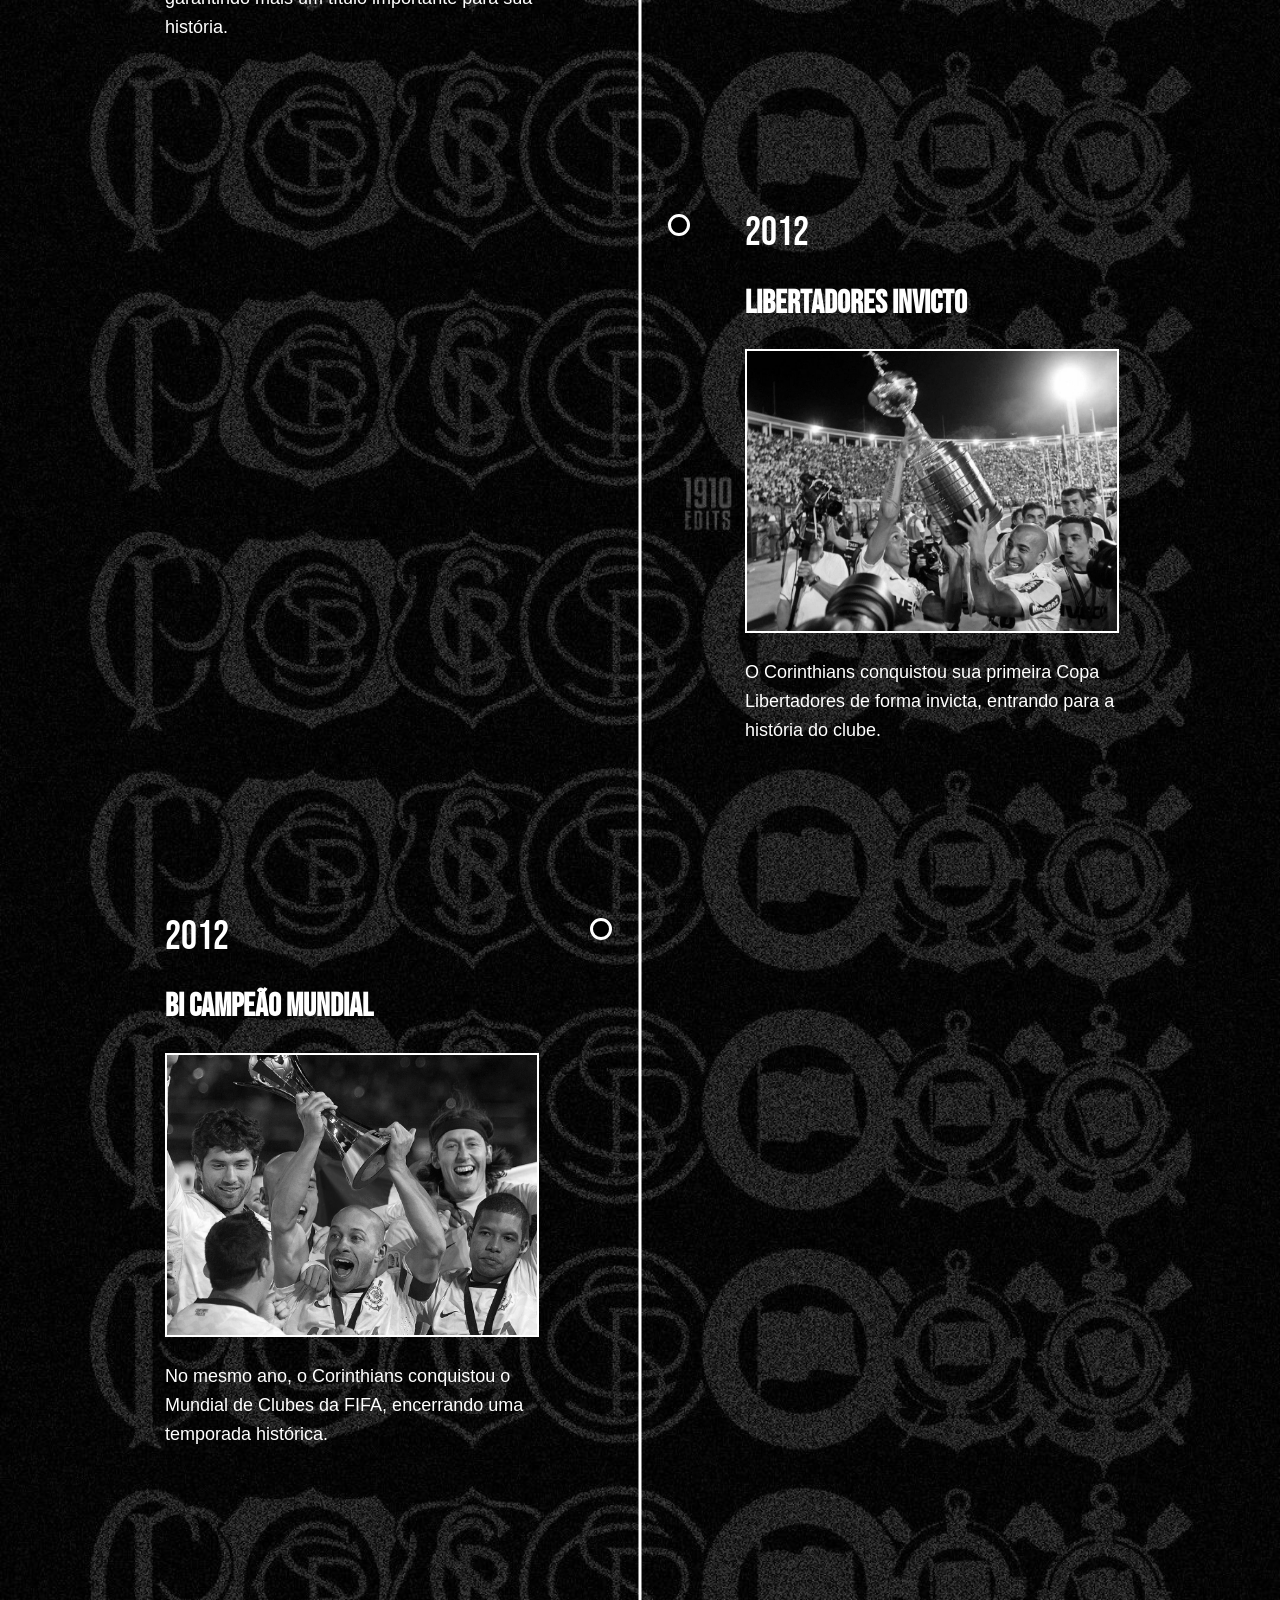
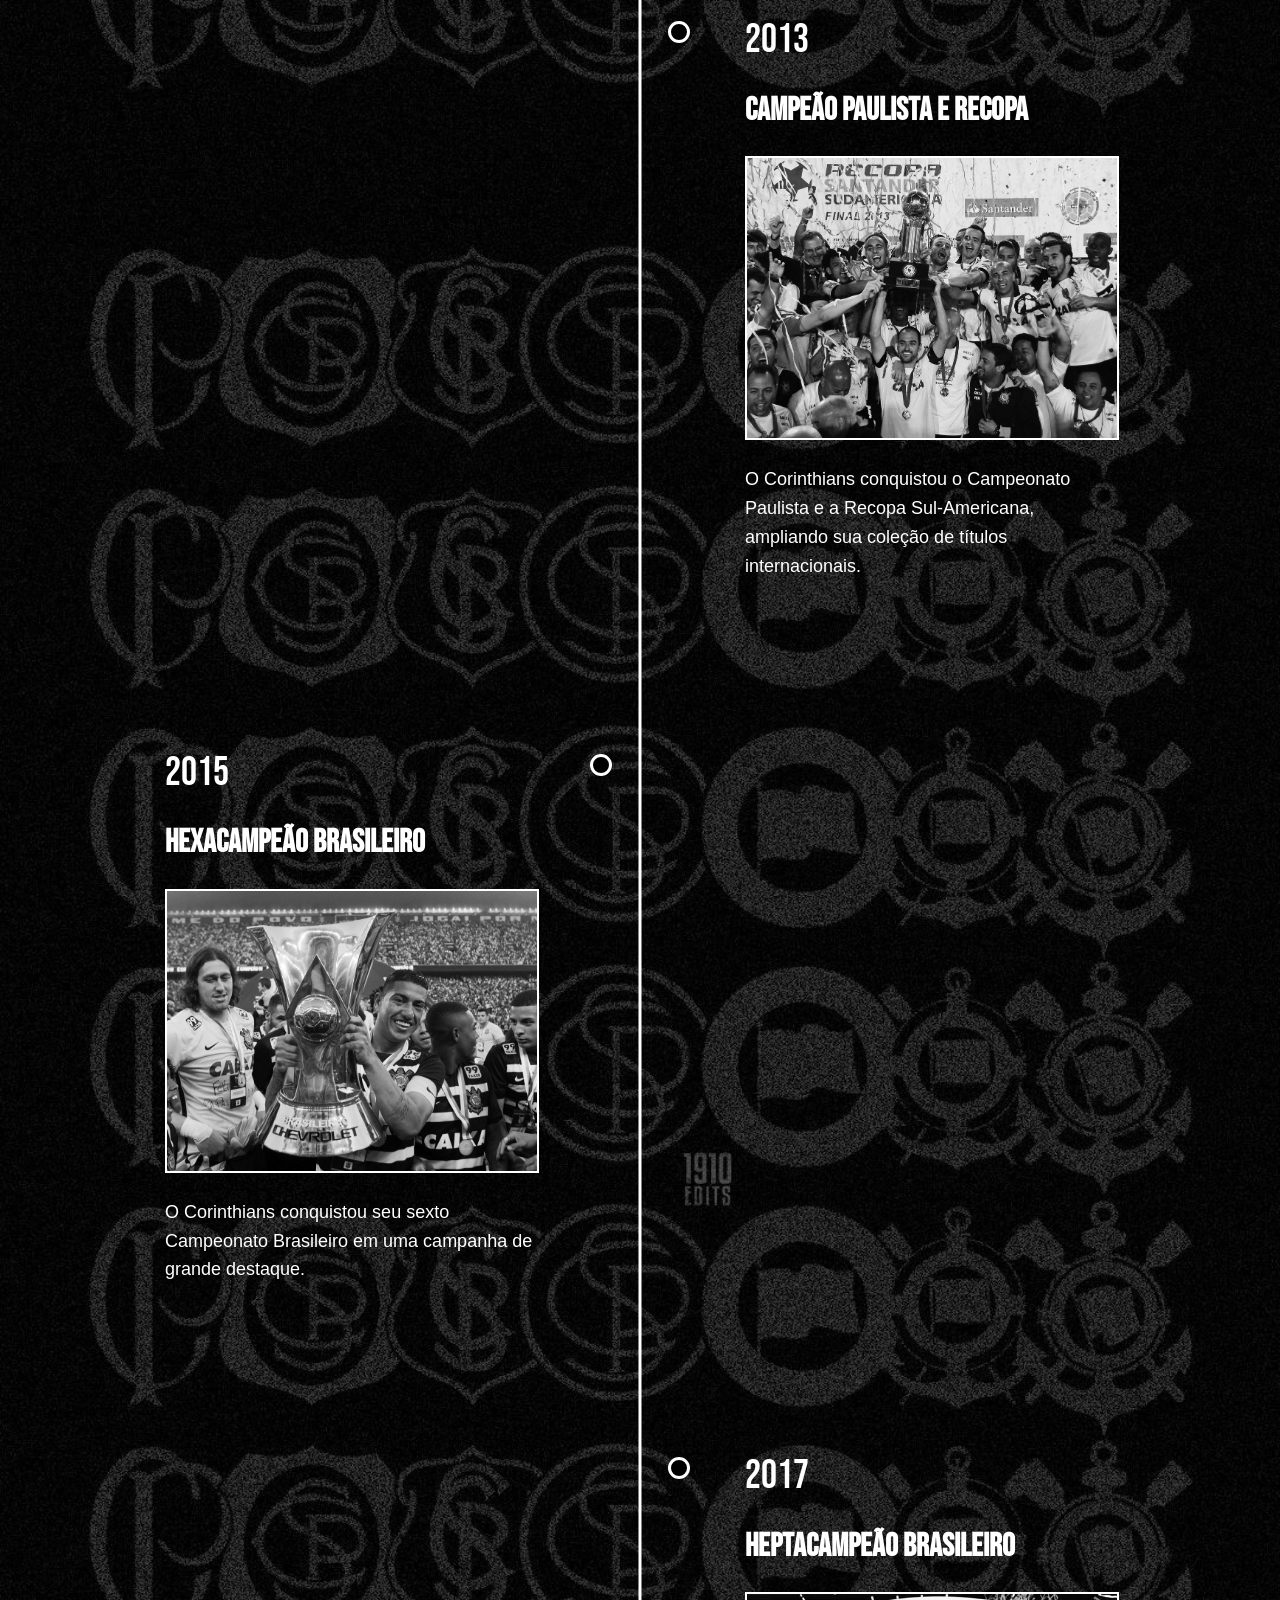
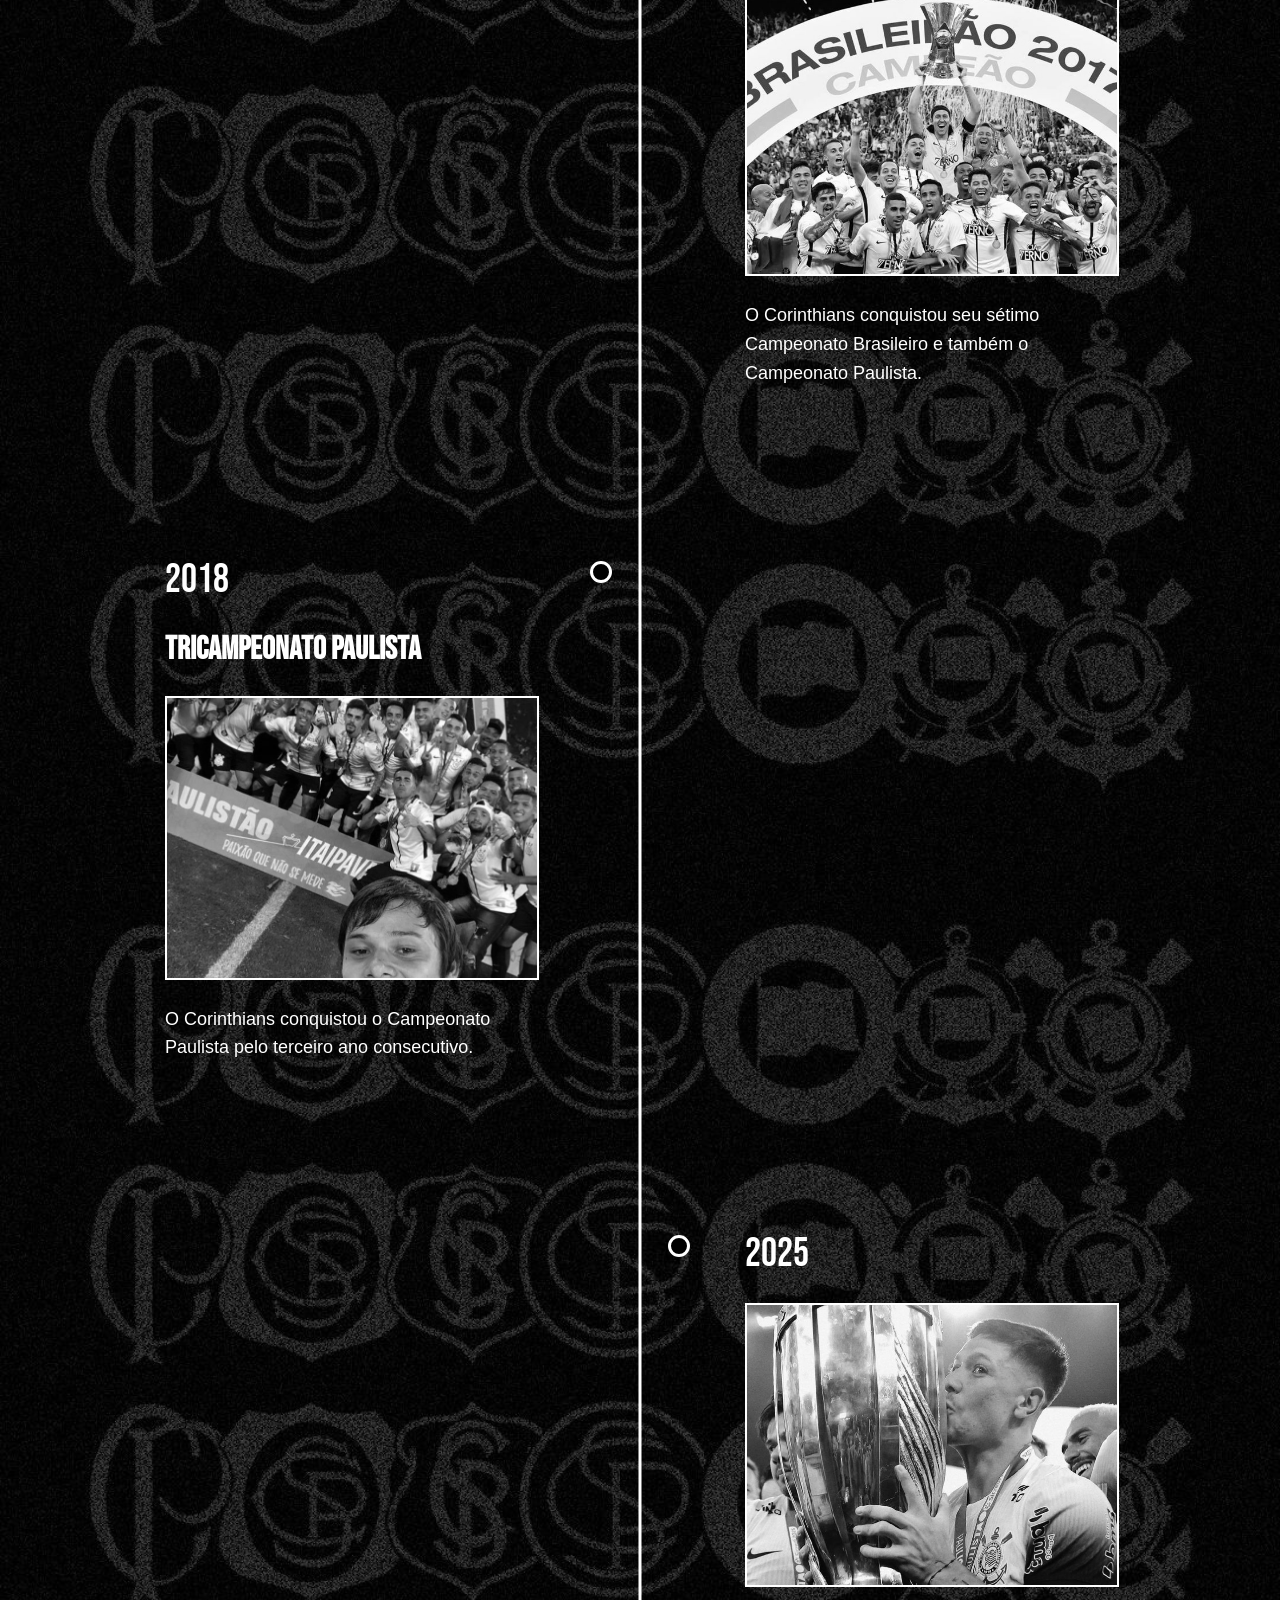
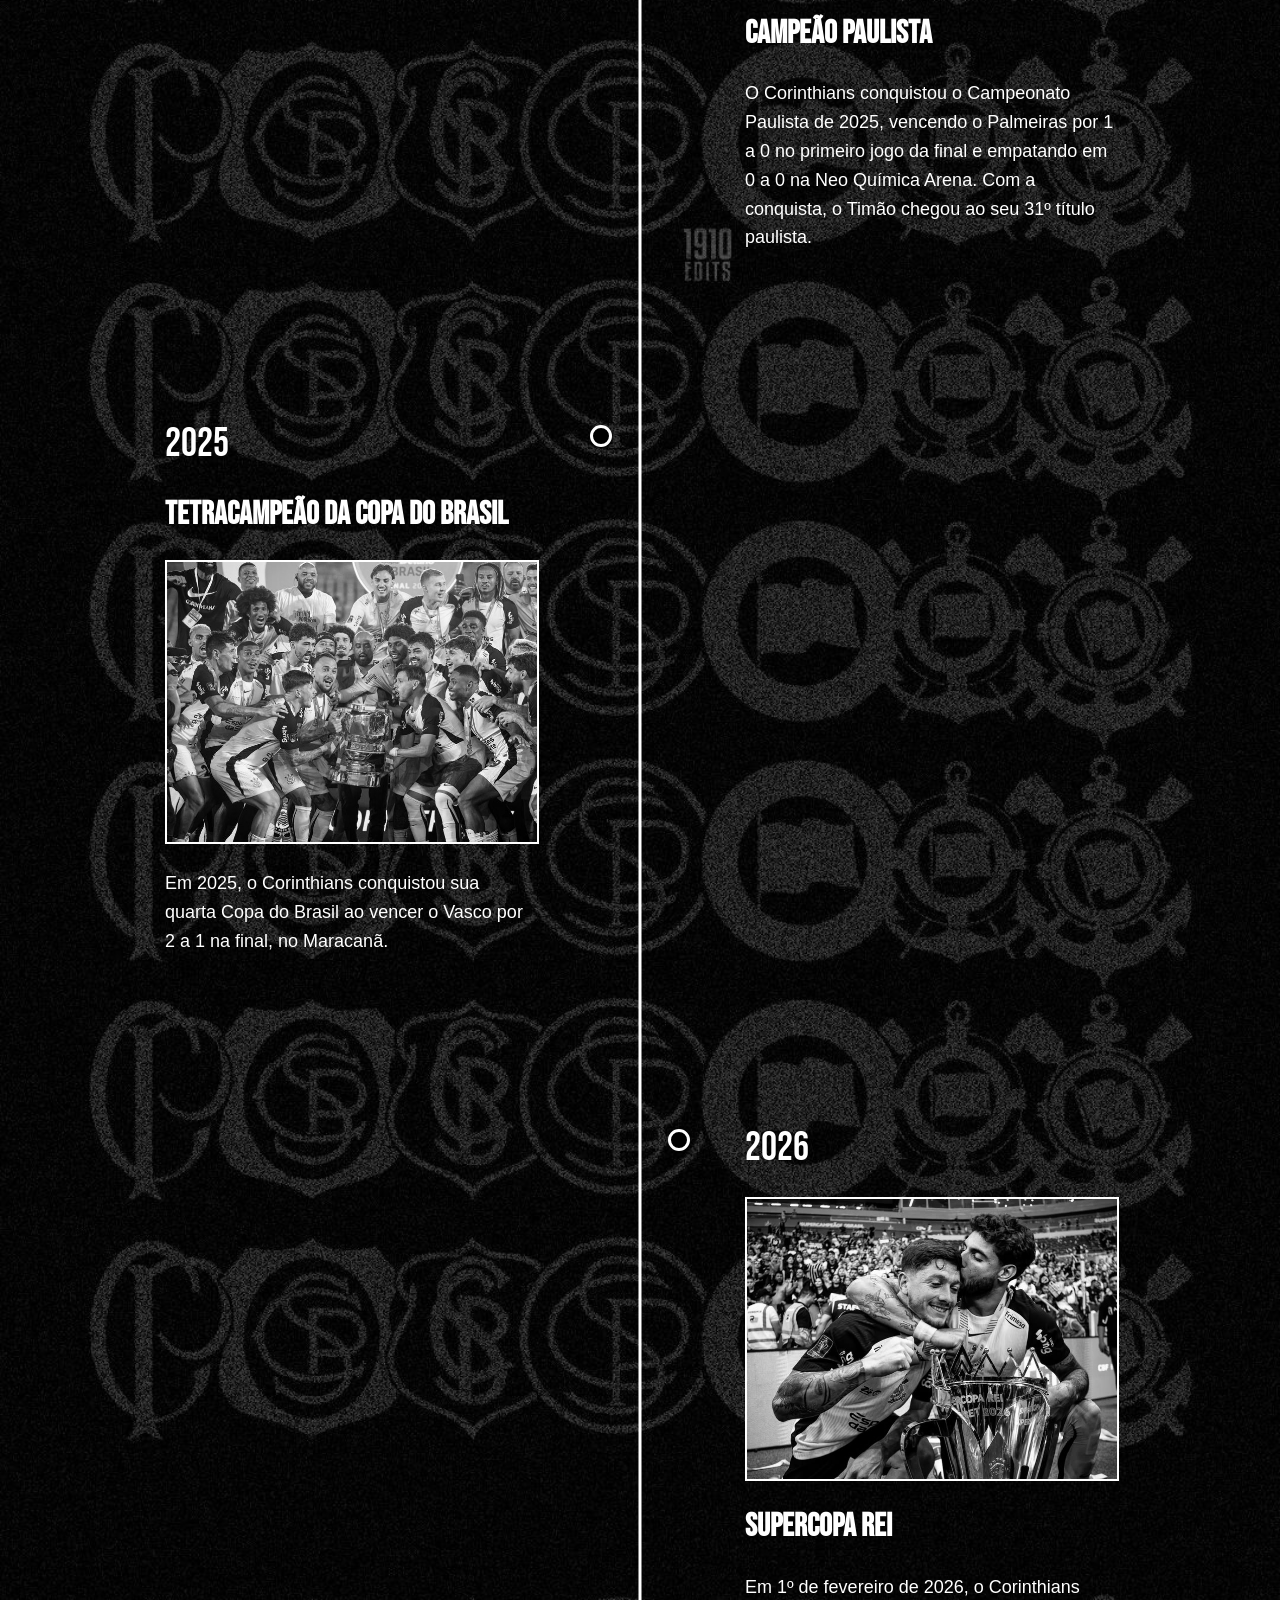
<file: historia.html>
<!DOCTYPE html>
<html lang="pt-BR">

<head>
    <meta charset="UTF-8">
    <meta name="viewport" content="width=device-width, initial-scale=1.0">

        <link rel="preconnect" href="https://fonts.googleapis.com">
        <link rel="preconnect" href="https://fonts.gstatic.com" crossorigin>
        <link href="https://fonts.googleapis.com/css2?family=Bebas+Neue&display=swap" rel="stylesheet">

    <title>História Corinthians</title>

    <link rel="stylesheet" href="CSS/style.css">
    <link rel="stylesheet" href="/CSS/historia.css">
    <link rel="stylesheet" href="/CSS/header.css">

</head>

<body>

    <header class="header">

            <button class="botao-menu" id="botaoMenu" aria-label="Abrir menu">

                <img
                    src="IMAGENS/pngwinfrrfg.com.png"
                    alt="Logo do Corinthians"
                >

            </button>


            <nav class="menu" id="menu">

                <a href="index.html">INÍCIO</a>

                <a href="historia.html">HISTÓRIA</a>

                <a href="estadios.html">ESTÁDIOS</a>

                <a href="titulos.html">TÍTULOS</a>

                <a href="idolos.html">ÍDOLOS</a>

                <a href="brabas.html">BRABAS</a>

                <a href="democracia.html">DEMOCRACIA</a>

                <a href="uniformes.html">UNIFORMES</a>

                <a href="torcida.html">FIEL</a>

                <a href="jogos.html">JOGOS HISTÓRICOS</a>

            </nav>

    </header>

    <main class="historia">

        <h1 id="Ct" class="Ct">HISTÓRIA DO CORINTHIANS</h1>

        <div class="linha">

        <section class="evento">

            <span class="ano">1910</span>

            <h2>A FUNDAÇÃO</h2>

            <img src="IMAGENS/HISTORIA/fundadorescor.jpg" alt="Fundação do Corinthians">

            <p>
                O Sport Club Corinthians Paulista foi fundado em 1910,
                dando início a uma das histórias mais marcantes do futebol brasileiro.
            </p>

        </section>

        <section class="evento">
            <span class="ano">1914</span>

            <img src="IMAGENS/HISTORIA/primeiroaulista1914.jpg"
                alt="Corinthians campeão paulista de 1914">

            <h2>O PRIMEIRO TÍTULO PAULISTA</h2>

            <p>
                Em 1914, o Corinthians conquistou seu primeiro
                Campeonato Paulista, dando início à trajetória de
                grandes conquistas do clube no futebol estadual.
            </p>

        </section>

        <section class="evento">

            <span class="ano">1930</span>

            <h2>CAMPEÃO DOS CAMPEÕES</h2>

            <img src="IMAGENS/HISTORIA/1930.webp" alt="Campeão Doa Campeões">

            <p>
                O Corinthians conquistou a Taça APEA, competição que ficou marcada
                como um dos primeiros grandes títulos interestaduais do clube,
                reforçando sua tradição como "Campeão dos Campeões".
            </p>

        </section>

        <section class="evento">

            <span class="ano">1954</span>

            <img src="IMAGENS/HISTORIA/ocentenario.jpg"
                alt="Corinthians campeão paulista de 1954">

            <h2>O IV CENTENÁRIO</h2>

            <p>
                Em 1954, o Corinthians conquistou o Campeonato Paulista
                no ano em que São Paulo comemorava seu IV Centenário.
                O título se tornou um dos capítulos mais marcantes da
                história do clube.
            </p>

        </section>

        <section class="evento">
            <span class="ano">1976</span>

            <img src="IMAGENS/HISTORIA/invasao.jpg"
                alt="Torcida do Corinthians na Invasão Corinthiana de 1976">

            <h2>A INVASÃO CORINTHIANA</h2>

            <p>
                Em 1976, milhares de torcedores do Corinthians viajaram
                até o Rio de Janeiro para acompanhar a semifinal do
                Campeonato Brasileiro contra o Fluminense, no Maracanã.
                A presença da Fiel naquele jogo entrou para a história
                como a famosa Invasão Corinthiana.
            </p>

        </section>

        <section class="evento">

            <span class="ano">1977</span>

            <h2>O FIM DO JEJUM</h2>

            <img src="IMAGENS/HISTORIA/1977.jpg" alt="Fim do Jejum">

            <p>
                Em 1977, o Corinthians conquistou o Campeonato Paulista,
                encerrando um longo período sem títulos importantes.
            </p>

        </section>


        <a href="democracia.html" class="link-democracia">

        <section class="evento">

            <span class="ano">1982</span>

            <h2>DEMOCRACIA CORINTHIANA</h2>

            <img src="IMAGENS/HISTORIA/democraciacor.jpg" alt="Democracia Corinthiana">

            <p>
                No início dos anos 1980, o Corinthians viveu um dos períodos mais
                marcantes de sua história. Jogadores como Sócrates, Wladimir e
                Casagrande participaram de um movimento em que jogadores e funcionários
                passaram a ter maior participação nas decisões do clube.
            </p>

        </section>

        </a>
        
        <section class="evento">

            <span class="ano">1990</span>

            <h2>PRIMEIRO CAMPEONATO BRASILEIRO</h2>

            <img src="IMAGENS/HISTORIA/brasileiro90.jpg" alt="Primeiro Brasileiro">

            <p>
                O Corinthians conquistou seu primeiro Campeonato Brasileiro.
            </p>

        </section>

        <section class="evento">

            <span class="ano">2000</span>

            <h2>CAMPEÃO DO MUNDO</h2>

            <img src="IMAGENS/HISTORIA/mundial2000.jpg" alt="Campeão Mundial">

            <p>
                O Corinthians conquistou o primeiro Mundial de Clubes da FIFA,
                em uma campanha histórica.
            </p>

        </section>

        <section class="evento">

            <span class="ano">2005</span>

            <h2>CAMPEÃO BRASILEIRO</h2>

            <img src="IMAGENS/HISTORIA/brasileiro 2005.jpg" alt="Campeão Brasileiro">

            <p>
                O Corinthians conquistou seu quarto Campeonato Brasileiro,
                encerrando uma campanha marcante na história do clube.
            </p>

        </section>

        <section class="evento">

            <span class="ano">2007</span>

            <img src="/IMAGENS/rebaixamento.jpg"
            alt="Corinthians no Campeonato Brasileiro de 2007">

            <h2>O PRIMEIRO REBAIXAMENTO</h2>

            <p>
                Em 2 de dezembro de 2007, o Corinthians empatou em
                1 a 1 com o Grêmio e terminou o Campeonato Brasileiro
                na 17ª colocação, sendo rebaixado para a Série B pela
                primeira vez em sua história.
            </p>

        </section>

        <section class="evento">

            <span class="ano">2008</span>

            <img src="IMAGENS/HISTORIA/ascencao2008.jpg"
                alt="Corinthians campeão da Série B de 2008">

            <h2>A RECONSTRUÇÃO</h2>

            <p>
                Em 2008, o Corinthians disputou a Série B e conquistou
                o título da competição, garantindo seu retorno à elite
                do futebol brasileiro.
            </p>

        </section>


        <section class="evento">

            <span class="ano">2009</span>

            <h2>CAMPEÃO DA COPA DO BRASIL</h2>

            <img src="IMAGENS/HISTORIA/copadobr2009.jpg" alt="Primeira Copa do Brasil">

            <p>
                O Corinthians conquistou a Copa do Brasil,
                garantindo mais um título importante para sua história.
            </p>

        </section>


        <section class="evento">

            <span class="ano">2012</span>

            <h2>LIBERTADORES INVICTO</h2>

            <img src="IMAGENS/HISTORIA/lierta.jpg" alt="LIBERTADORES">

            <p>
                O Corinthians conquistou sua primeira Copa Libertadores
                de forma invicta, entrando para a história do clube.
            </p>

        </section>


        <section class="evento">

            <span class="ano">2012</span>

            <h2>BI CAMPEÃO MUNDIAL</h2>

            <img src="IMAGENS/HISTORIA/mundial2012.jpg" alt="BI Mundial">

            <p>
                No mesmo ano, o Corinthians conquistou o Mundial de Clubes da FIFA,
                encerrando uma temporada histórica.
            </p>

        </section>


        <section class="evento">

            <span class="ano">2013</span>

            <h2>CAMPEÃO PAULISTA E RECOPA</h2>

            <img src="IMAGENS/HISTORIA/recopa2013.jpg" alt="RECOPA">

            <p>
                O Corinthians conquistou o Campeonato Paulista e a Recopa Sul-Americana,
                ampliando sua coleção de títulos internacionais.
            </p>

        </section>


        <section class="evento">

            <span class="ano">2015</span>

            <h2>HEXACAMPEÃO BRASILEIRO</h2>

            <img src="IMAGENS/HISTORIA/brasileiro2015.jpg" alt="Hexa Brasileiro">

            <p>
                O Corinthians conquistou seu sexto Campeonato Brasileiro
                em uma campanha de grande destaque.
            </p>

        </section>


        <section class="evento">

            <span class="ano">2017</span>

            <h2>HEPTACAMPEÃO BRASILEIRO</h2>

            <img src="IMAGENS/HISTORIA/brasileiro2017.jpg" alt="Hepta Brasileiro">

            <p>
                O Corinthians conquistou seu sétimo Campeonato Brasileiro
                e também o Campeonato Paulista.
            </p>

        </section>


        <section class="evento">

            <span class="ano">2018</span>

            <h2>TRICAMPEONATO PAULISTA</h2>

            <img src="IMAGENS/HISTORIA/tripaulista2018.jpg" alt="Paulista">

            <p>
                O Corinthians conquistou o Campeonato Paulista pelo terceiro ano
                consecutivo.
            </p>

        </section>

        <section class="evento">
            <span class="ano">2025</span>

            <img src="IMAGENS/HISTORIA/paulistao2025.jpg"
                alt="Corinthians campeão paulista de 2025">

            <h2>CAMPEÃO PAULISTA</h2>

            <p>
                O Corinthians conquistou o Campeonato Paulista de 2025,
                vencendo o Palmeiras por 1 a 0 no primeiro jogo da final
                e empatando em 0 a 0 na Neo Química Arena. Com a conquista,
                o Timão chegou ao seu 31º título paulista.
            </p>

        </section>

        <section class="evento">

            <span class="ano">2025</span>

            <h2>TETRACAMPEÃO DA COPA DO BRASIL</h2>

            <img src="IMAGENS/HISTORIA/2025copabr.jpg" alt="Tetra Copa do Brasil">

            <p>
                Em 2025, o Corinthians conquistou sua quarta Copa do Brasil
                ao vencer o Vasco por 2 a 1 na final, no Maracanã.
            </p>

        </section>

        <section class="evento">
            <span class="ano">2026</span>

            <img src="IMAGENS/HISTORIA/supercopa2026.jpg"
                alt="Corinthians campeão da Supercopa Rei de 2026">

            <h2>SUPERCOPA REI</h2>

            <p>
                Em 1º de fevereiro de 2026, o Corinthians venceu o Flamengo
                por 2 a 0 na Arena BRB Mané Garrincha e conquistou a
                Supercopa Rei. Gabriel Paulista e Yuri Alberto marcaram
                os gols da conquista, que deu ao Corinthians seu segundo
                título na competição.
            </p>

        </section>

        </div>

        <div class="ir-estadios">

            <a href="estadios.html" class="btn-estadios">
                CONHEÇA OS ESTÁDIOS
            </a>

        </div>

    </main>

    <script src="/JS/historia.js"></script>
    <script src="/JS/script.js"></script>
</body>

</html>
</file>
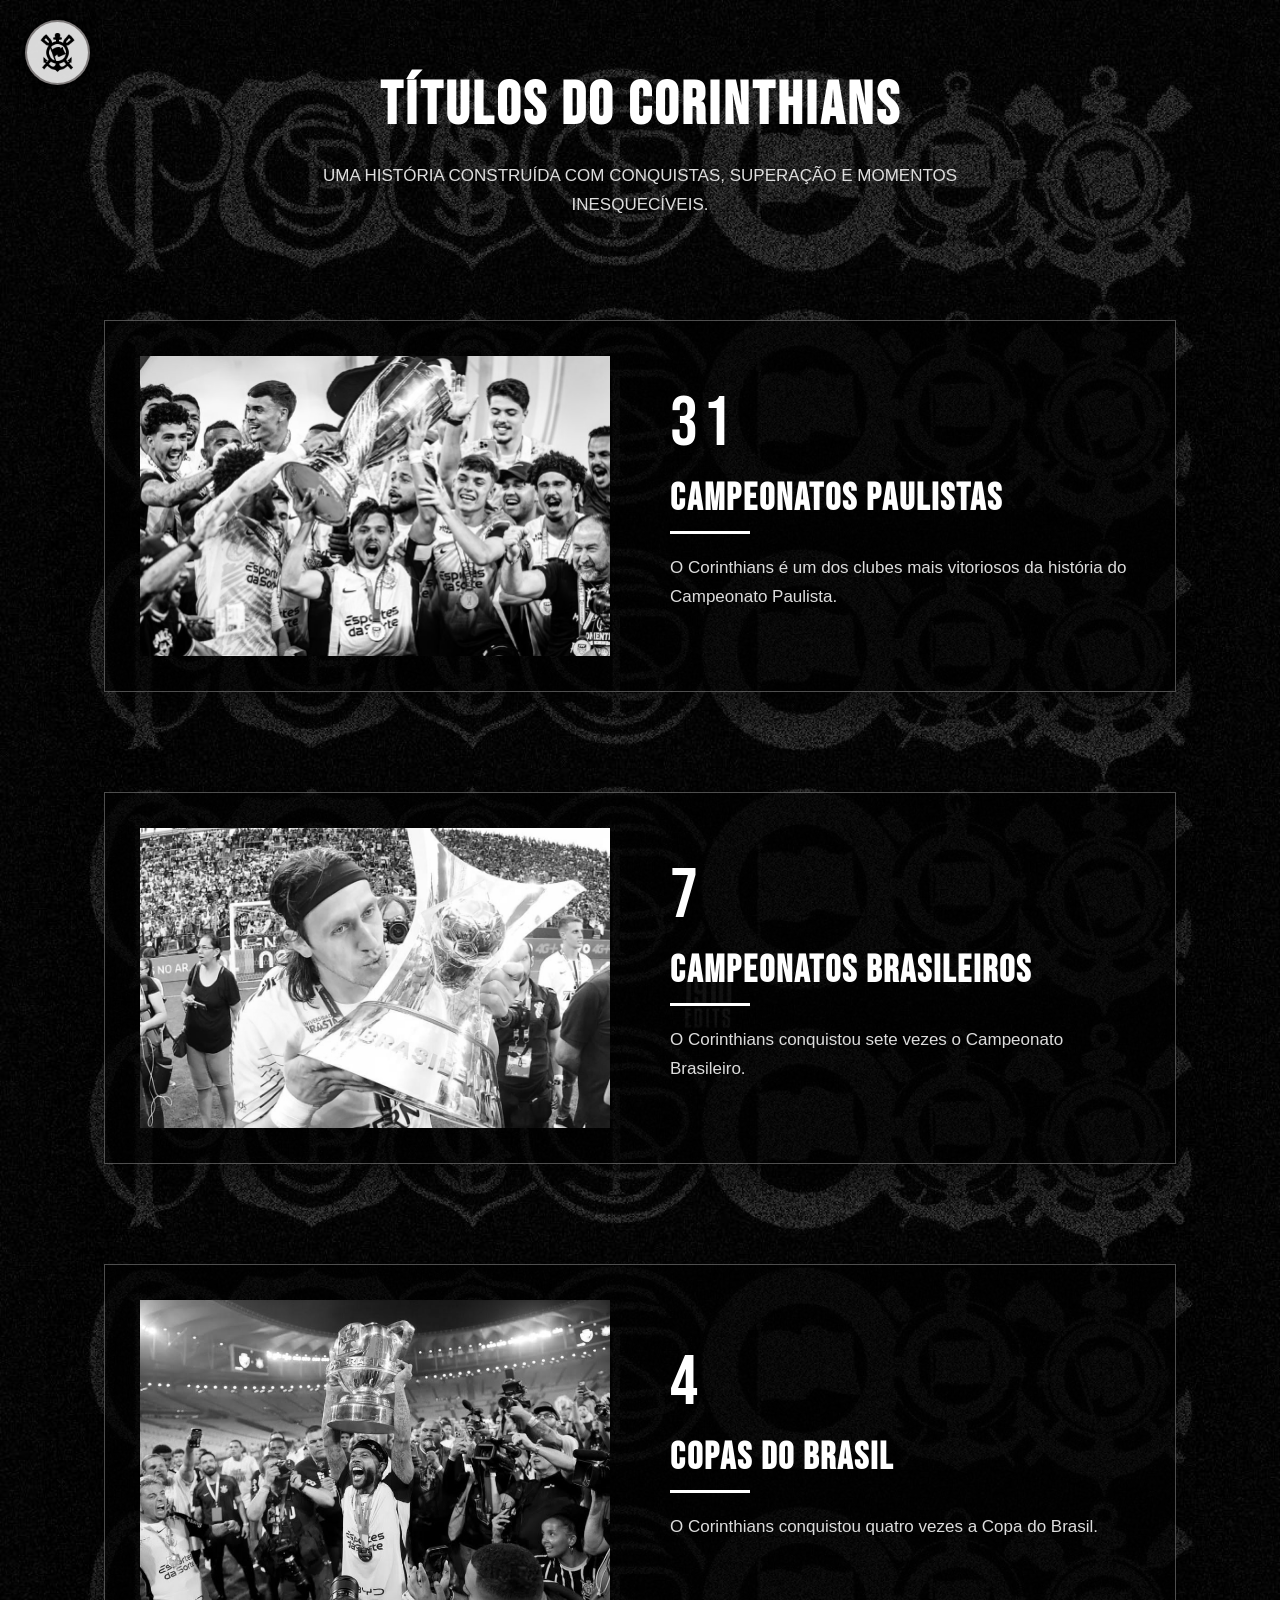
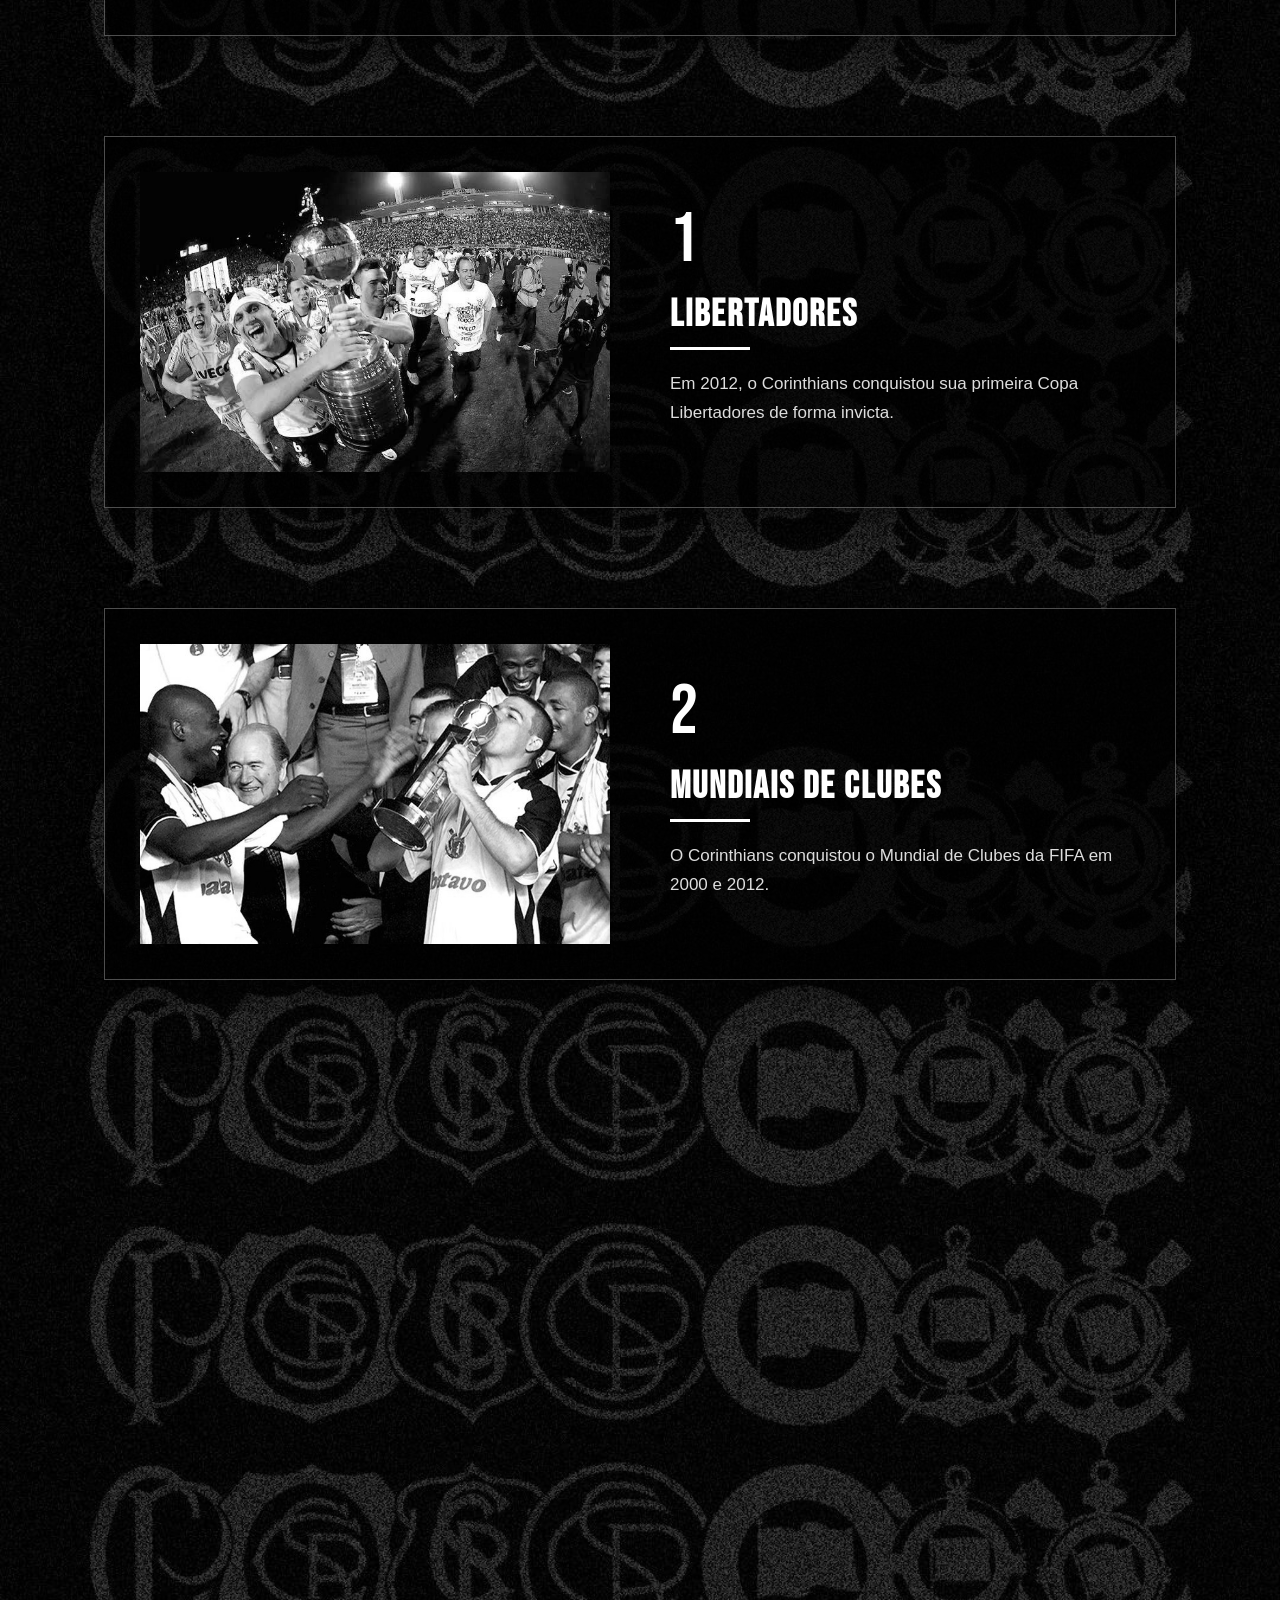
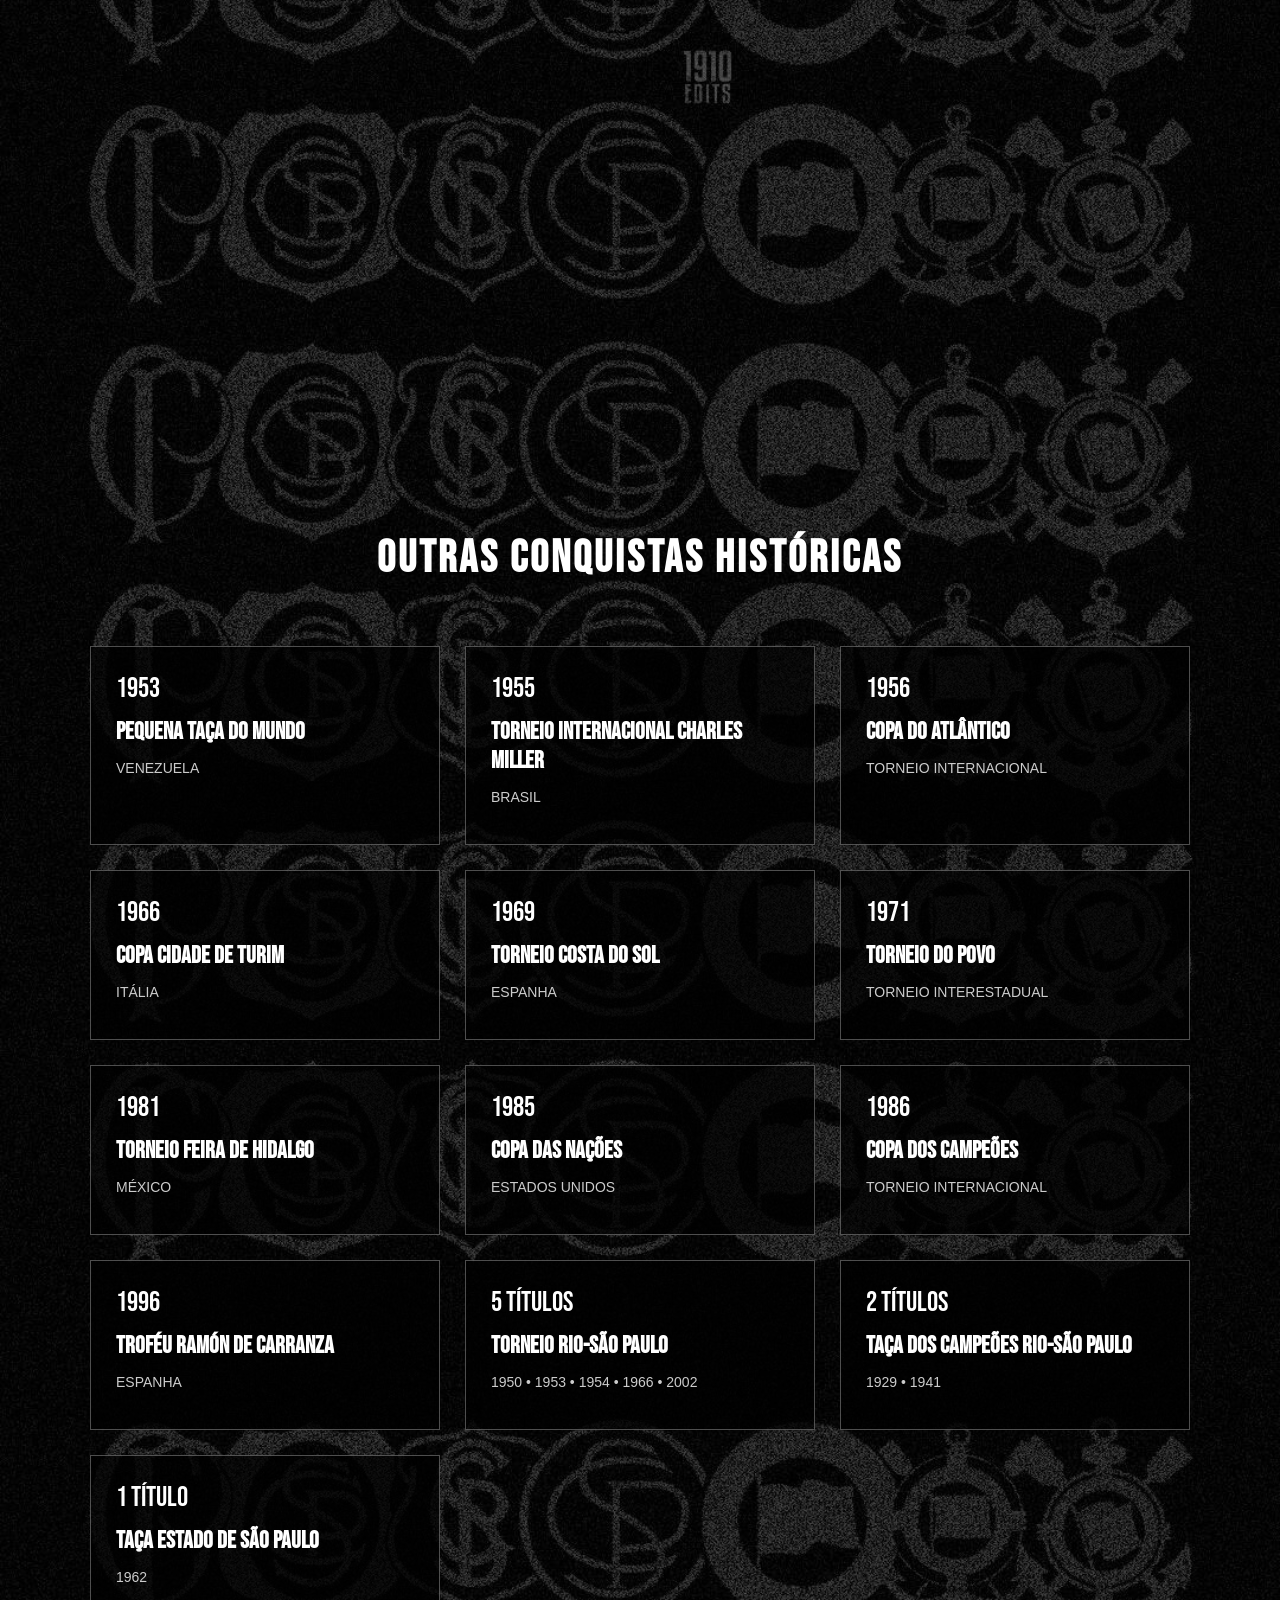
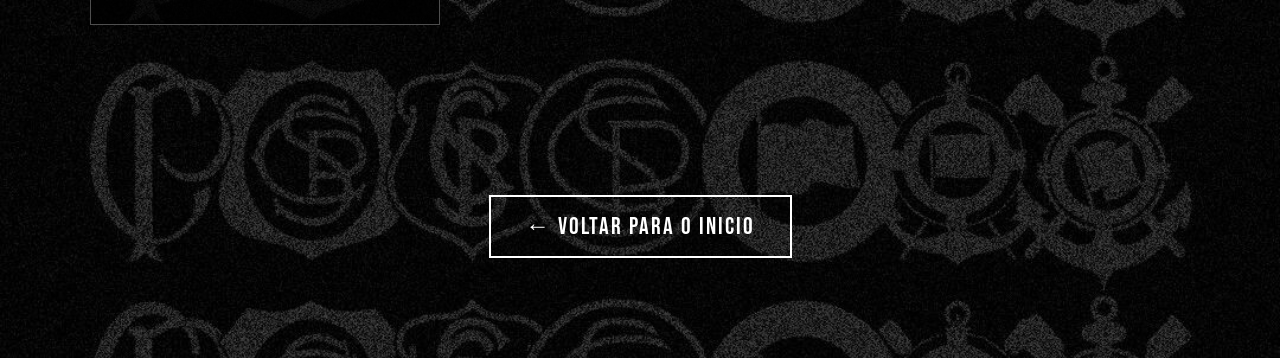
<file: titulos.html>
<!DOCTYPE html>
<html lang="pt-BR">

<head>

    <meta charset="UTF-8">
    <meta name="viewport" content="width=device-width, initial-scale=1.0">

    <link rel="preconnect" href="https://fonts.googleapis.com">
    <link rel="preconnect" href="https://fonts.gstatic.com" crossorigin>

    <link href="https://fonts.googleapis.com/css2?family=Bebas+Neue&display=swap" rel="stylesheet">

    <title>Títulos Corinthians</title>

    <link rel="stylesheet" href="CSS/style.css">
    <link rel="stylesheet" href="CSS/titulos.css">
    <link rel="stylesheet" href="/CSS/header.css">

</head>

<body>

     <header class="header">

            <button class="botao-menu" id="botaoMenu" aria-label="Abrir menu">

                <img
                    src="IMAGENS/pngwinfrrfg.com.png"
                    alt="Logo do Corinthians"
                >

            </button>


            <nav class="menu" id="menu">

                <a href="index.html">INÍCIO</a>

                <a href="historia.html">HISTÓRIA</a>

                <a href="estadios.html">ESTÁDIOS</a>

                <a href="titulos.html">TÍTULOS</a>

                <a href="idolos.html">ÍDOLOS</a>

                <a href="brabas.html">BRABAS</a>

                <a href="democracia.html">DEMOCRACIA</a>

                <a href="uniformes.html">UNIFORMES</a>

                <a href="torcida.html">FIEL</a>

                <a href="jogos.html">JOGOS HISTÓRICOS</a>

            </nav>

    </header>


    <main class="titulos">

        <h1 class="titulo-titulos">
            TÍTULOS DO CORINTHIANS
        </h1>

        <p class="intro-titulos">
            UMA HISTÓRIA CONSTRUÍDA COM CONQUISTAS,
            SUPERAÇÃO E MOMENTOS INESQUECÍVEIS.
        </p>


        <!-- CAMPEONATO PAULISTA -->

        <section class="titulo-card">

            <div class="imagem-titulo">

                <img
                    src="IMAGENS/paulista.jpg"
                    alt="Campeonato Paulista"
                >

            </div>

            <div class="info-titulo">

                <span class="quantidade">31</span>

                <h2>CAMPEONATOS PAULISTAS</h2>

                <p>
                    O Corinthians é um dos clubes mais vitoriosos
                    da história do Campeonato Paulista.
                </p>

            </div>

        </section>


        <!-- CAMPEONATO BRASILEIRO -->

        <section class="titulo-card">

            <div class="imagem-titulo">

                <img
                    src="IMAGENS/brasileirao.jpg"
                    alt="Campeonato Brasileiro"
                >

            </div>

            <div class="info-titulo">

                <span class="quantidade">7</span>

                <h2>CAMPEONATOS BRASILEIROS</h2>

                <p>
                    O Corinthians conquistou sete vezes o
                    Campeonato Brasileiro.
                </p>

            </div>

        </section>


        <!-- COPA DO BRASIL -->

        <section class="titulo-card">

            <div class="imagem-titulo">

                <img
                    src="IMAGENS/copa-do-brasil.jpg"
                    alt="Copa do Brasil"
                >

            </div>

            <div class="info-titulo">

                <span class="quantidade">4</span>

                <h2>COPAS DO BRASIL</h2>

                <p>
                    O Corinthians conquistou quatro vezes
                    a Copa do Brasil.
                </p>

            </div>

        </section>


        <!-- LIBERTADORES -->

        <section class="titulo-card">

            <div class="imagem-titulo">

                <img
                    src="IMAGENS/libertadores.jpg"
                    alt="Copa Libertadores"
                >

            </div>

            <div class="info-titulo">

                <span class="quantidade">1</span>

                <h2>LIBERTADORES</h2>

                <p>
                    Em 2012, o Corinthians conquistou sua primeira
                    Copa Libertadores de forma invicta.
                </p>

            </div>

        </section>


        <!-- MUNDIAL -->

        <section class="titulo-card">

            <div class="imagem-titulo">

                <img
                    src="IMAGENS/mundial.jpg"
                    alt="Mundial de Clubes"
                >

            </div>

            <div class="info-titulo">

                <span class="quantidade">2</span>

                <h2>MUNDIAIS DE CLUBES</h2>

                <p>
                    O Corinthians conquistou o Mundial de Clubes
                    da FIFA em 2000 e 2012.
                </p>

            </div>

        </section>

        <section class="titulo-card">

            <div class="imagem-titulo">
                <img src="IMAGENS/serie-b.jpg" alt="Corinthians campeão da Série B de 2008">
            </div>

            <div class="info-titulo">
                <span class="quantidade">1</span>
                <h2>CAMPEONATO BRASILEIRO SÉRIE B</h2>

                <p>
                    Em 2008, o Corinthians conquistou o Campeonato Brasileiro
                    da Série B e garantiu seu retorno à elite do futebol brasileiro.
                </p>

                <span class="anos-titulo">2008</span>
            </div>

        </section>


        <section class="titulo-card">

            <div class="imagem-titulo">

                <img src="IMAGENS/super-copa.jpg" alt="Corinthians campeão da Supercopa do Brasil">

            </div>

            <div class="info-titulo">
                <span class="quantidade">2</span>
                <h2>SUPERCOPA DO BRASIL</h2>

                <p>
                    O Corinthians conquistou a Supercopa do Brasil em duas
                    oportunidades, em 1991 e 2026.
                </p>

                <span class="anos-titulo">1991 • 2026</span>
            </div>
        </section>

        <section class="outros-titulos">

            <h2>OUTRAS CONQUISTAS HISTÓRICAS</h2>

            <div class="mini-titulos">

                <div class="mini-card">
                    <span>1953</span>
                    <h3>PEQUENA TAÇA DO MUNDO</h3>
                    <p>VENEZUELA</p>
                </div>

                <div class="mini-card">
                    <span>1955</span>
                    <h3>TORNEIO INTERNACIONAL CHARLES MILLER</h3>
                    <p>BRASIL</p>
                </div>

                <div class="mini-card">
                    <span>1956</span>
                    <h3>COPA DO ATLÂNTICO</h3>
                    <p>TORNEIO INTERNACIONAL</p>
                </div>

                <div class="mini-card">
                    <span>1966</span>
                    <h3>COPA CIDADE DE TURIM</h3>
                    <p>ITÁLIA</p>
                </div>

                <div class="mini-card">
                    <span>1969</span>
                    <h3>TORNEIO COSTA DO SOL</h3>
                    <p>ESPANHA</p>
                </div>

                <div class="mini-card">
                    <span>1971</span>
                    <h3>TORNEIO DO POVO</h3>
                    <p>TORNEIO INTERESTADUAL</p>
                </div>

                <div class="mini-card">
                    <span>1981</span>
                    <h3>TORNEIO FEIRA DE HIDALGO</h3>
                    <p>MÉXICO</p>
                </div>

                <div class="mini-card">
                    <span>1985</span>
                    <h3>COPA DAS NAÇÕES</h3>
                    <p>ESTADOS UNIDOS</p>
                </div>

                <div class="mini-card">
                    <span>1986</span>
                    <h3>COPA DOS CAMPEÕES</h3>
                    <p>TORNEIO INTERNACIONAL</p>
                </div>

                <div class="mini-card">
                    <span>1996</span>
                    <h3>TROFÉU RAMÓN DE CARRANZA</h3>
                    <p>ESPANHA</p>
                </div>

                 <div class="mini-card">
                    <span>5 TÍTULOS</span>
                    <h3>TORNEIO RIO-SÃO PAULO</h3>
                    <p>1950 • 1953 • 1954 • 1966 • 2002</p>
                </div>

                <div class="mini-card">
                    <span>2 TÍTULOS</span>
                    <h3>TAÇA DOS CAMPEÕES RIO-SÃO PAULO</h3>
                    <p>1929 • 1941</p>
                </div>

                <div class="mini-card">
                    <span>1 TÍTULO</span>
                    <h3>TAÇA ESTADO DE SÃO PAULO</h3>
                    <p>1962</p>
                </div>

            </div>

        </section>


        <!-- VOLTAR -->

        <div class="voltar-historia">

            <a href="index.html" class="btn-voltar">
                ← VOLTAR PARA O INICIO
            </a>

        </div>

    </main>

    <script src="/JS/script.js"></script>
    <script src="/JS/titulos.js"></script>

</body>

</html>
</file>
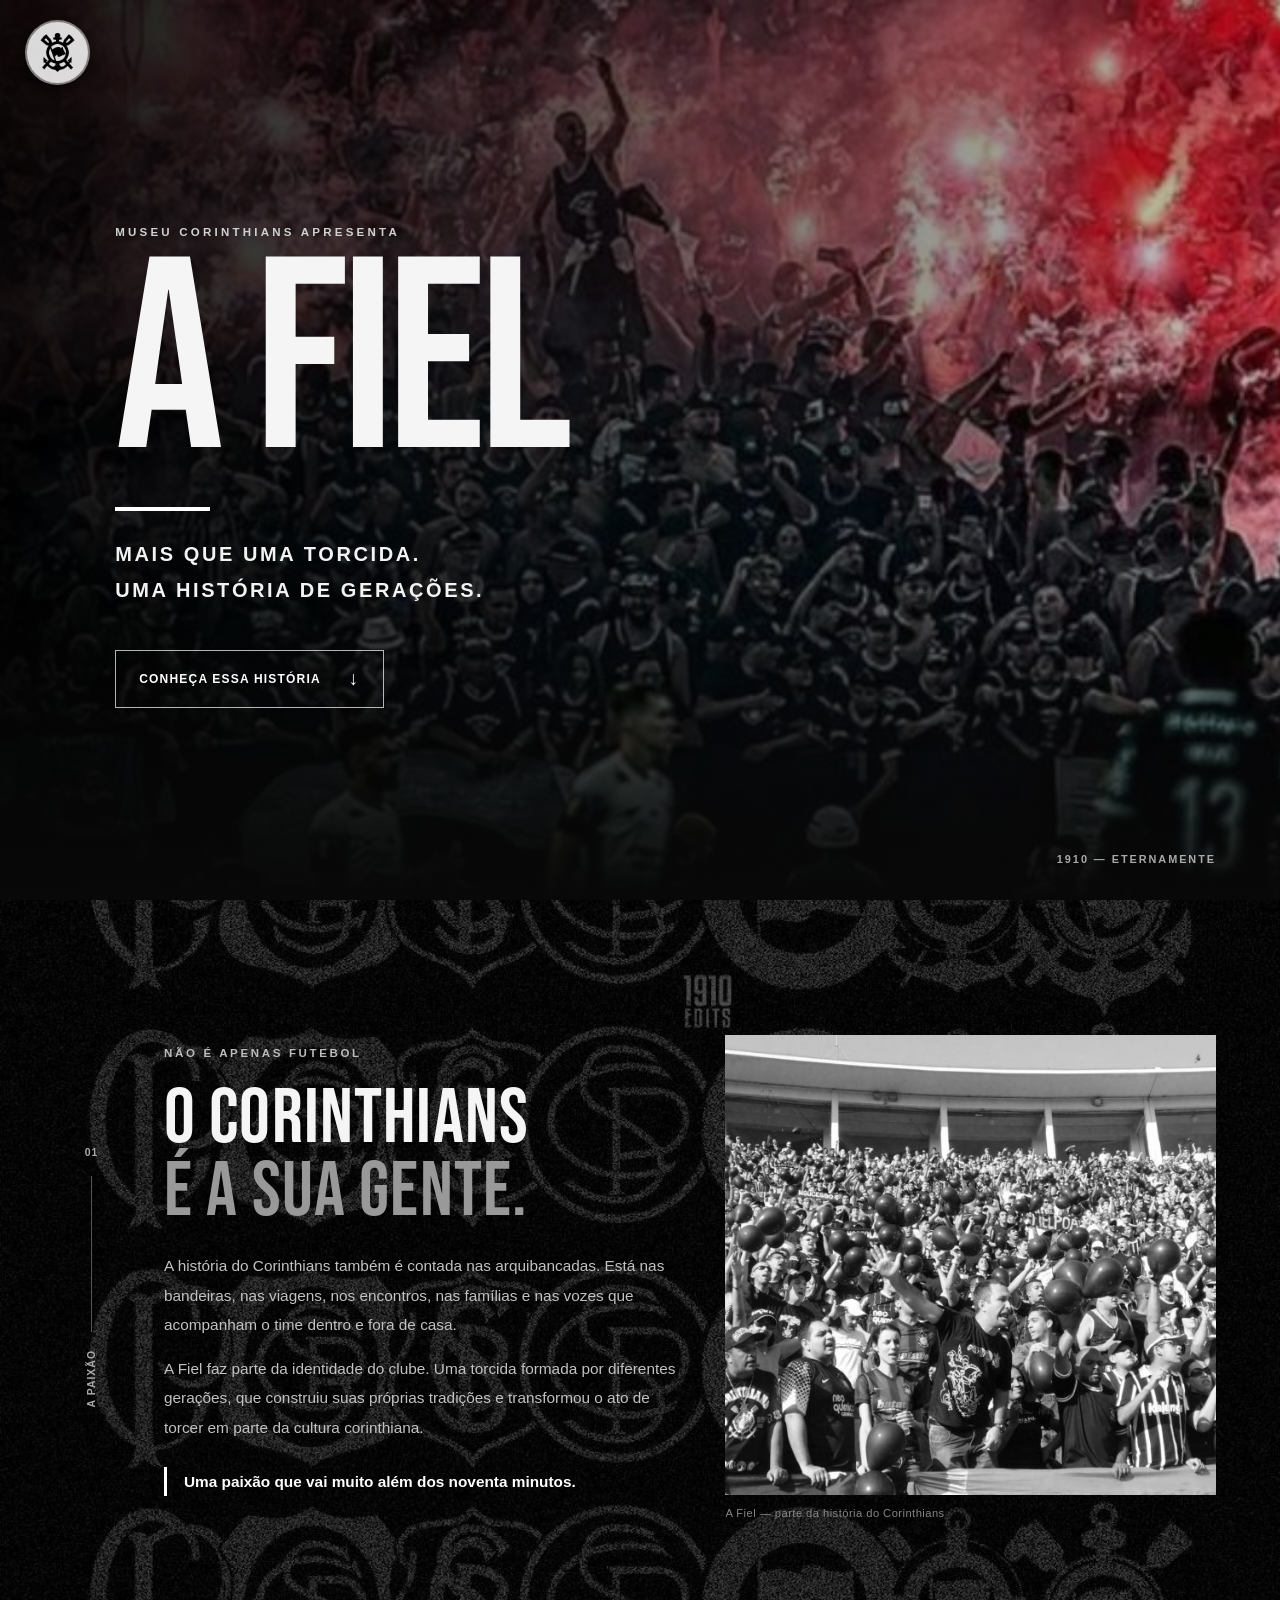
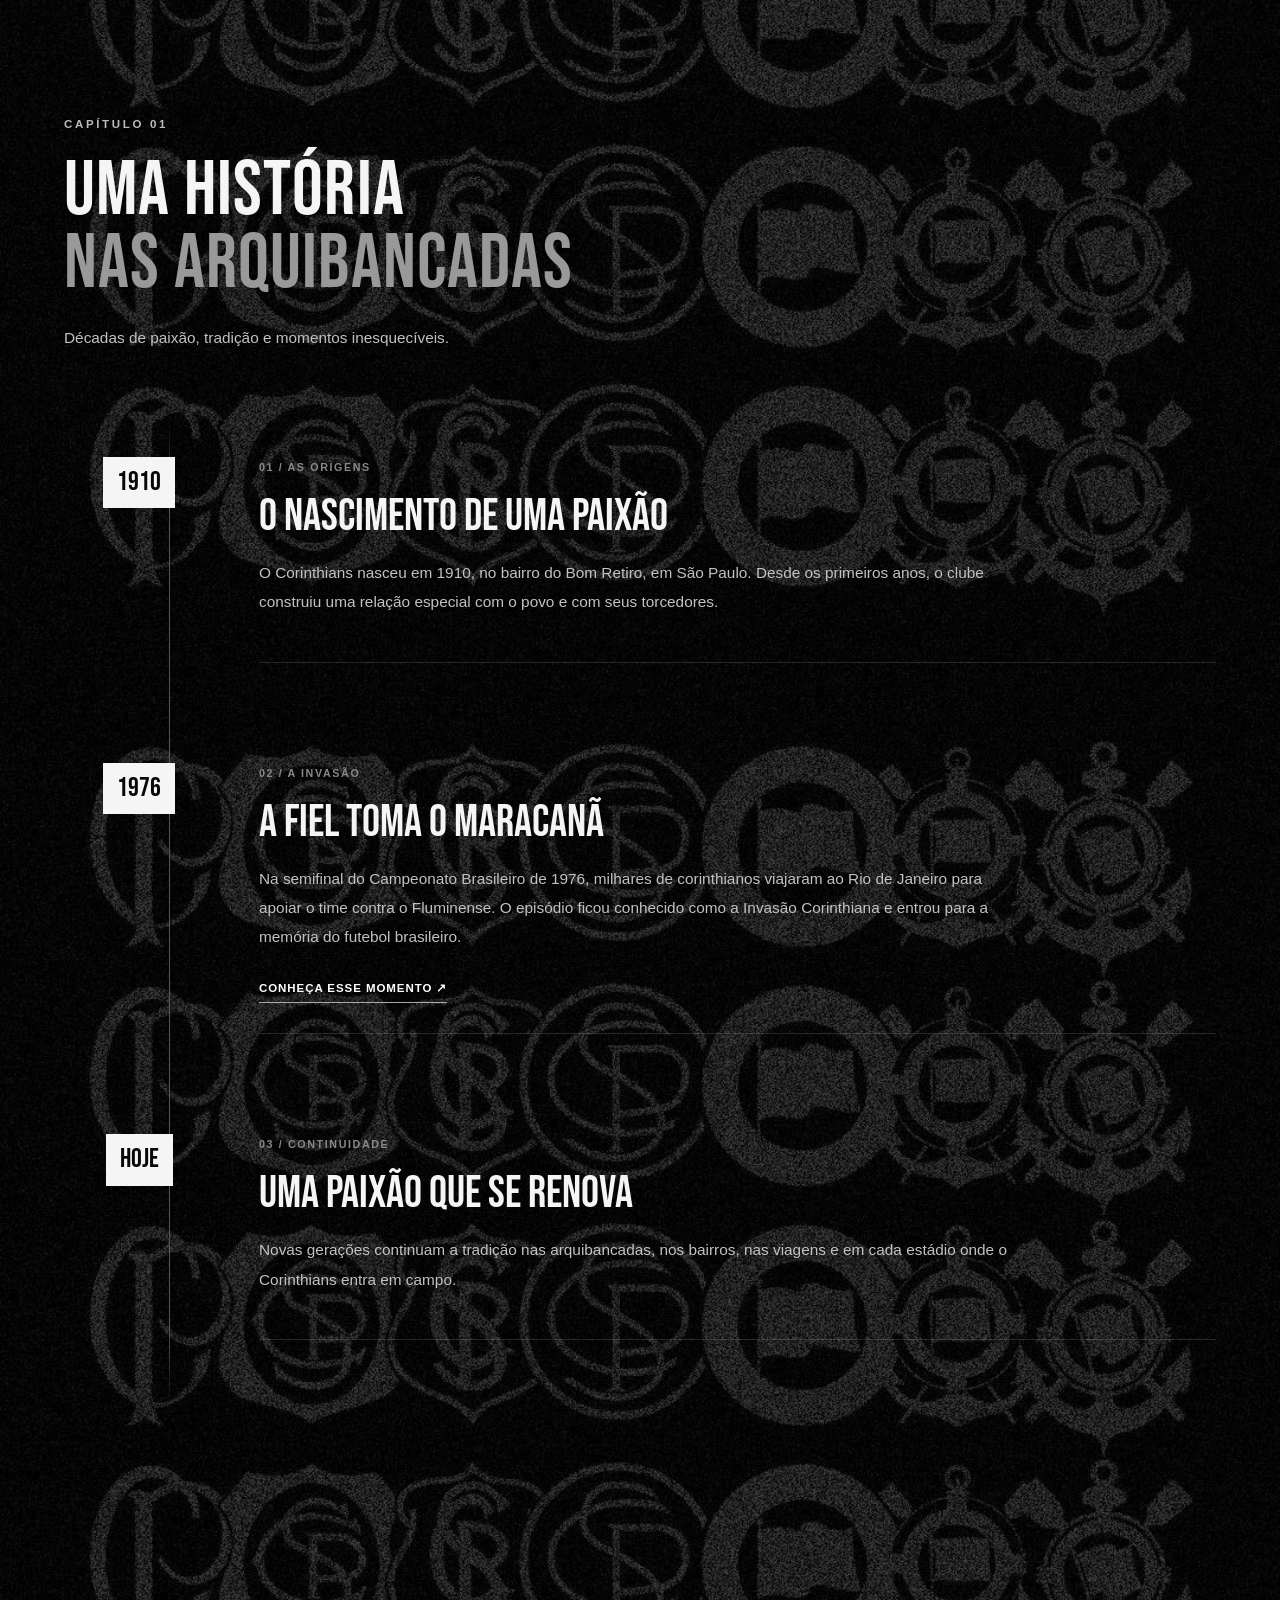
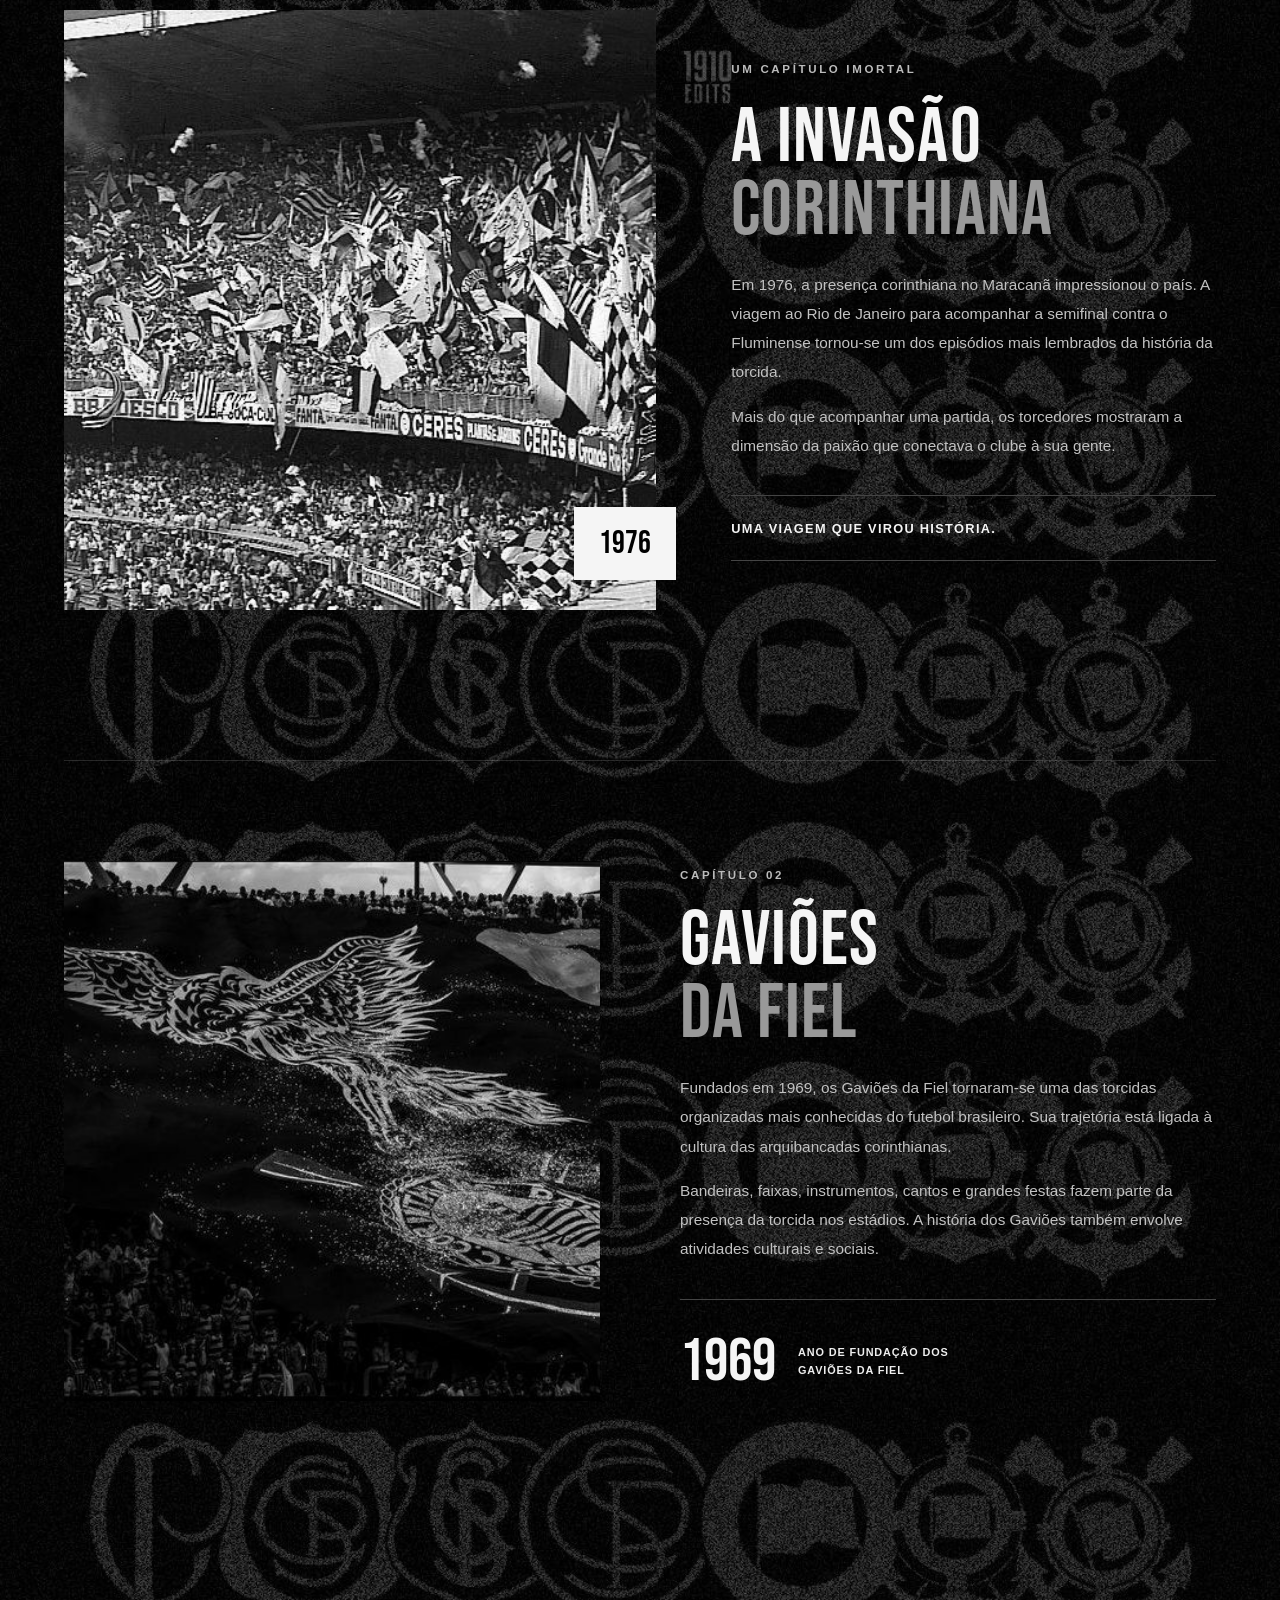
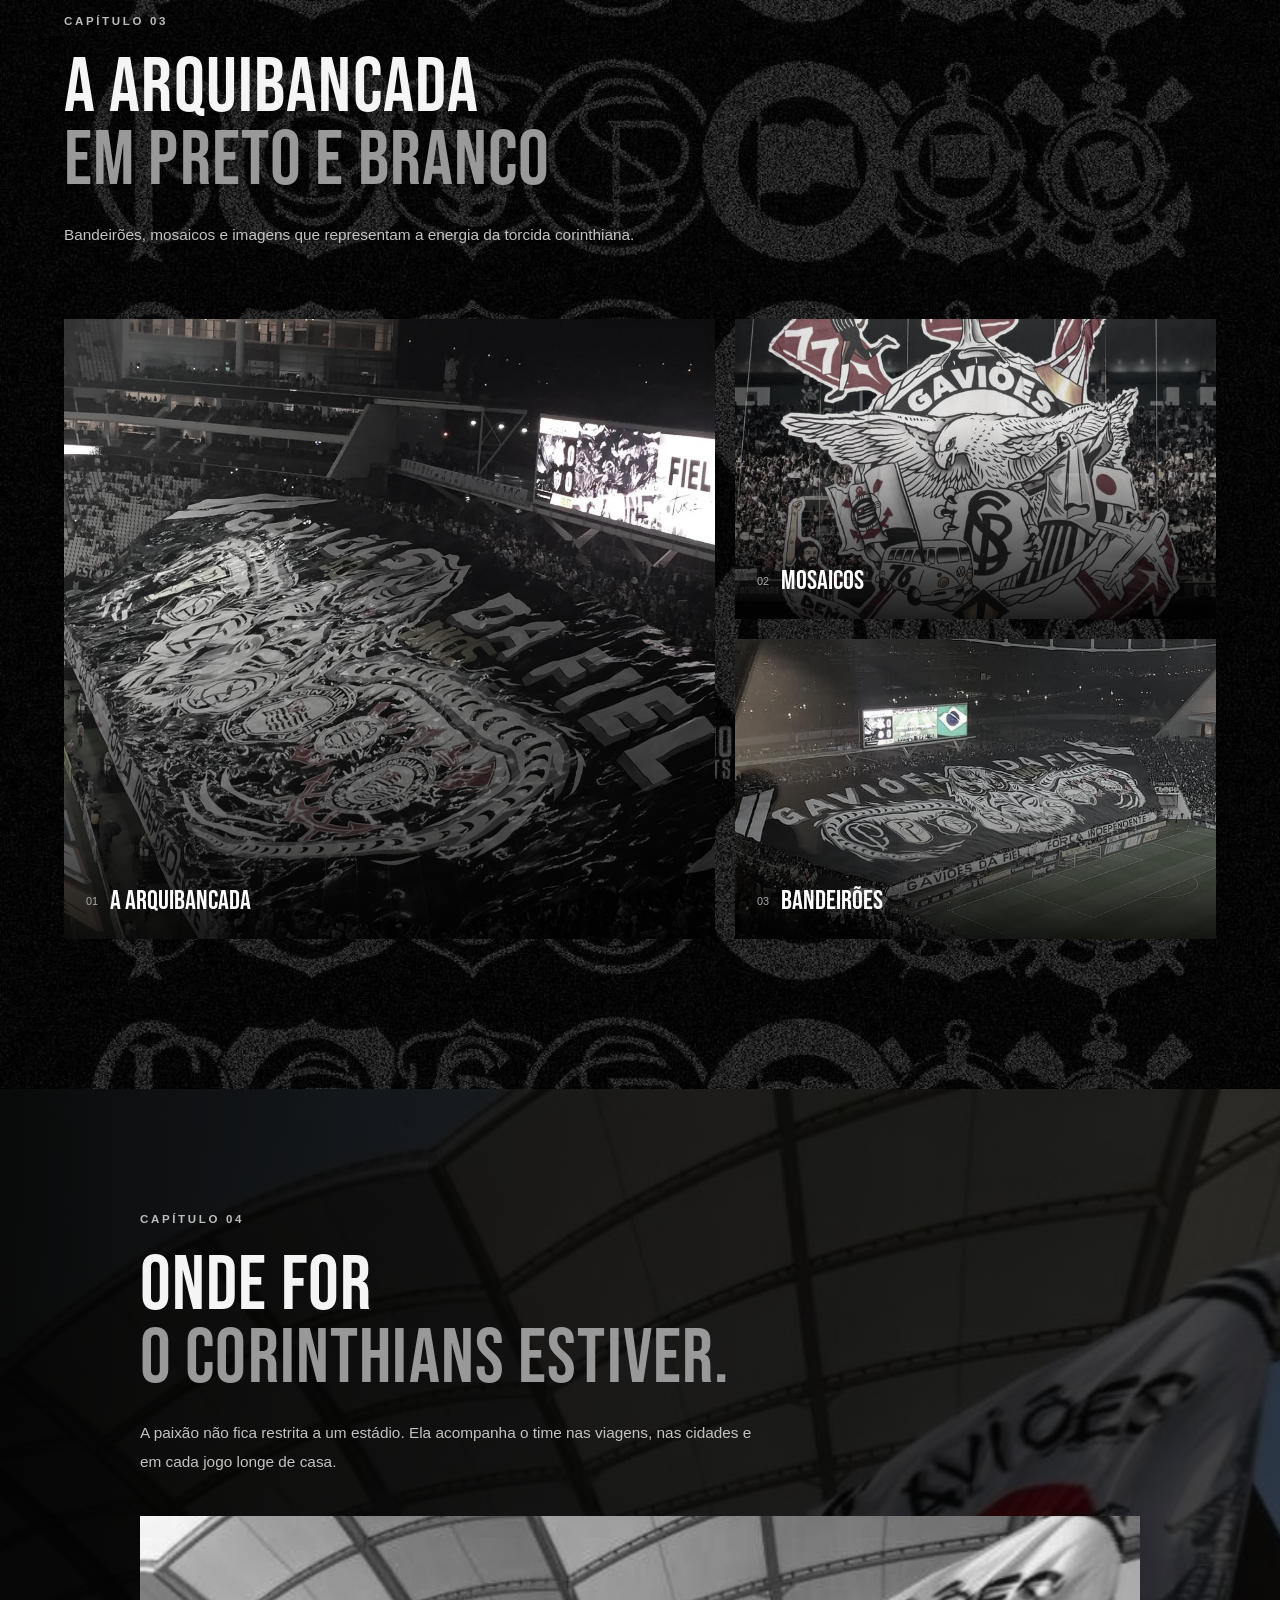
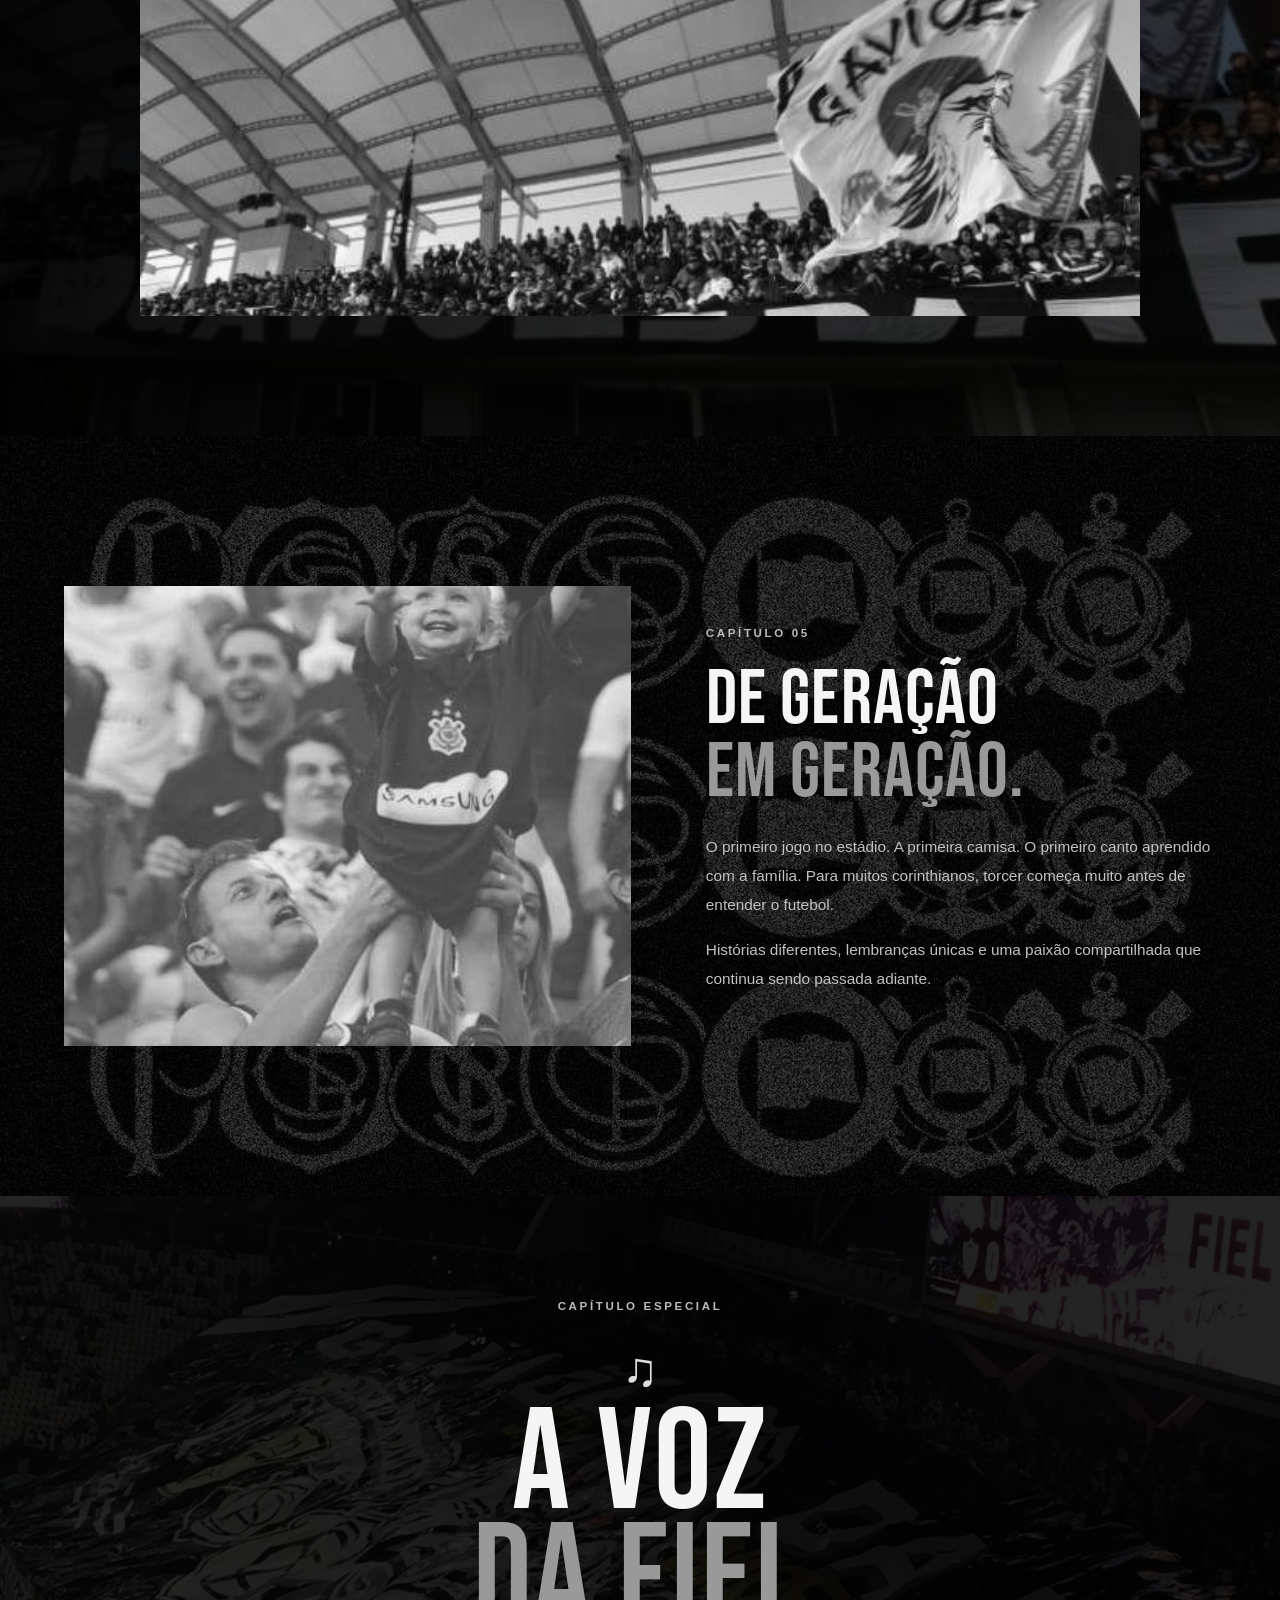
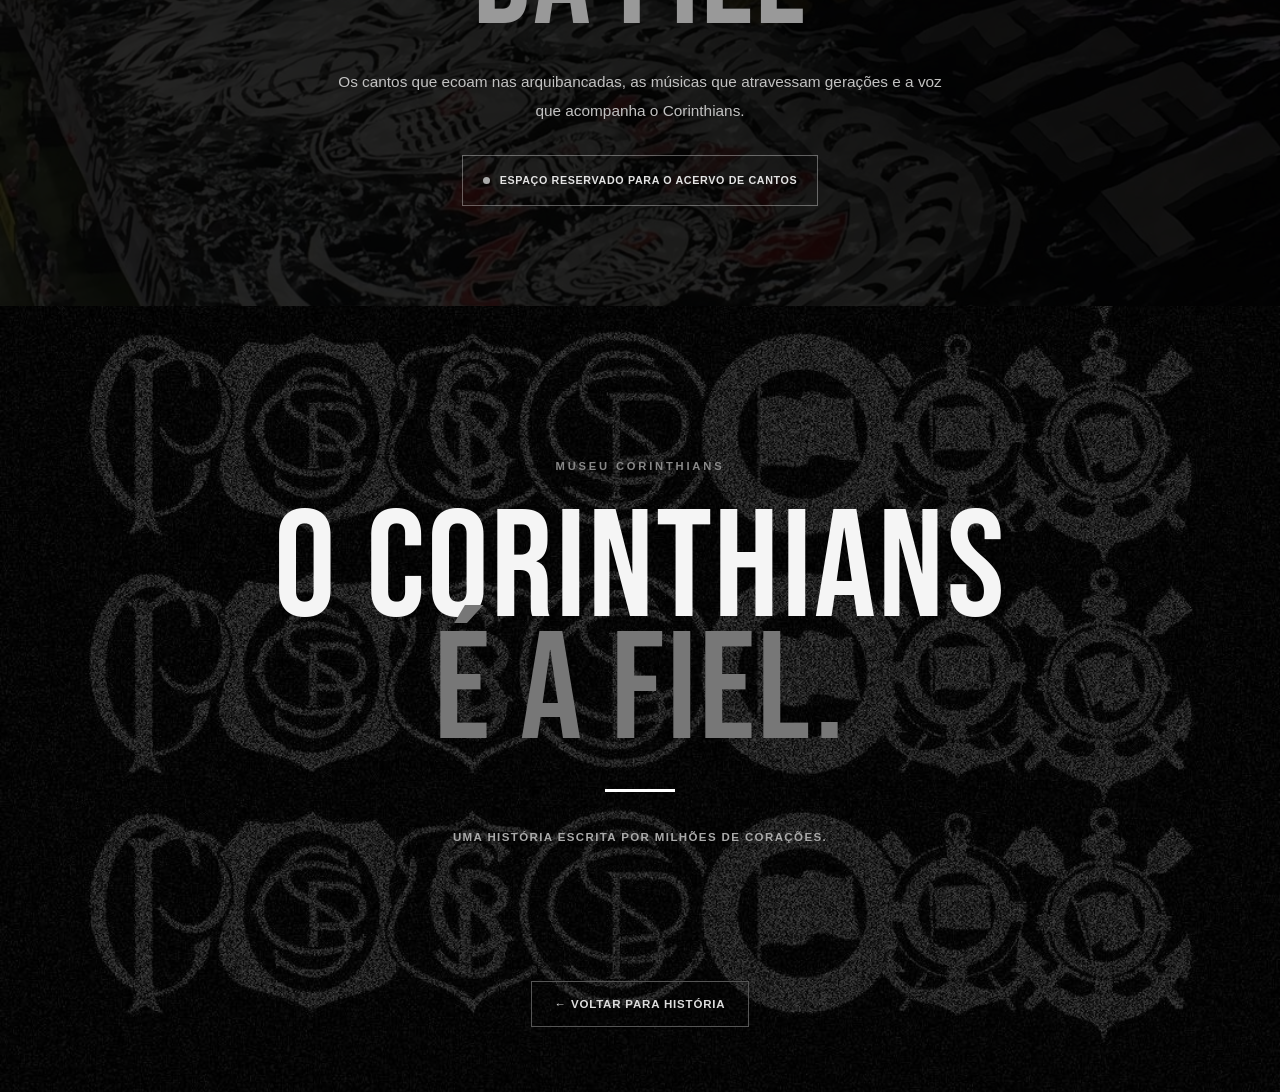
<file: torcida.html>
<!DOCTYPE html>
<html lang="pt-BR">

<head>

    <meta charset="UTF-8">
    <meta name="viewport" content="width=device-width, initial-scale=1.0">

    <link rel="preconnect" href="https://fonts.googleapis.com">
    <link rel="preconnect" href="https://fonts.gstatic.com" crossorigin>

    <link href="https://fonts.googleapis.com/css2?family=Bebas+Neue&display=swap" rel="stylesheet">

    <title>Títulos Corinthians</title>

    <link rel="stylesheet" href="CSS/style.css">
    <link rel="stylesheet" href="CSS/torcida.css">
    <link rel="stylesheet" href="CSS/header.css">

</head>

<body>

     <header class="header">

            <button class="botao-menu" id="botaoMenu" aria-label="Abrir menu">

                <img
                    src="IMAGENS/pngwinfrrfg.com.png"
                    alt="Logo do Corinthians"
                >

            </button>


            <nav class="menu" id="menu">

                <a href="index.html">INÍCIO</a>

                <a href="historia.html">HISTÓRIA</a>

                <a href="estadios.html">ESTÁDIOS</a>

                <a href="titulos.html">TÍTULOS</a>

                <a href="idolos.html">ÍDOLOS</a>

                <a href="brabas.html">BRABAS</a>

                <a href="democracia.html">DEMOCRACIA</a>

                <a href="uniformes.html">UNIFORMES</a>

                <a href="torcida.html">FIEL</a>

                <a href="jogos.html">JOGOS HISTÓRICOS</a>

            </nav>

    </header>

     <main>

        <!-- ABERTURA CINEMATOGRÁFICA -->

        <section class="hero-torcida">

            <div class="hero-sombra"></div>

            <div class="hero-conteudo">

                <span class="etiqueta">MUSEU CORINTHIANS APRESENTA</span>

                <h1>A FIEL</h1>

                <div class="linha-hero"></div>

                <p>
                    MAIS QUE UMA TORCIDA.<br>
                    UMA HISTÓRIA DE GERAÇÕES.
                </p>

                <a href="#historia-fiel" class="botao-explorar">
                    CONHEÇA ESSA HISTÓRIA
                    <span>↓</span>
                </a>

            </div>

            <span class="hero-numero">1910 — ETERNAMENTE</span>

        </section>


        <!-- INTRODUÇÃO -->

        <section class="introducao-fiel secao-padrao revelar" id="historia-fiel">

            <div class="introducao-lateral">
                <span>01</span>
                <div></div>
                <span>A PAIXÃO</span>
            </div>

            <div class="introducao-texto">

                <span class="subtitulo-secao">NÃO É APENAS FUTEBOL</span>

                <h2>
                    O CORINTHIANS<br>
                    <span>É A SUA GENTE.</span>
                </h2>

                <p>
                    A história do Corinthians também é contada nas arquibancadas.
                    Está nas bandeiras, nas viagens, nos encontros, nas famílias
                    e nas vozes que acompanham o time dentro e fora de casa.
                </p>

                <p>
                    A Fiel faz parte da identidade do clube. Uma torcida formada
                    por diferentes gerações, que construiu suas próprias tradições
                    e transformou o ato de torcer em parte da cultura corinthiana.
                </p>

                <p class="texto-destaque">
                    Uma paixão que vai muito além dos noventa minutos.
                </p>

            </div>

            <div class="introducao-imagem">
                <img
                    src="IMAGENS/TORCIDA/historia.jpg"
                    alt="Torcida corinthiana reunida nas arquibancadas"
                    loading="lazy">

                <span class="legenda-imagem">
                    A Fiel — parte da história do Corinthians
                </span>
            </div>

        </section>


        <!-- HISTÓRIA DA TORCIDA -->

        <section class="historia-torcida secao-padrao">

            <div class="cabecalho-secao revelar">

                <span class="subtitulo-secao">CAPÍTULO 01</span>

                <h2>
                    UMA HISTÓRIA<br>
                    <span>NAS ARQUIBANCADAS</span>
                </h2>

                <p>
                    Décadas de paixão, tradição e momentos inesquecíveis.
                </p>

            </div>


            <div class="linha-tempo-torcida">

                <article class="momento-torcida revelar">

                    <div class="momento-ano">
                        <span>1910</span>
                    </div>

                    <div class="momento-conteudo">

                        <span class="momento-numero">01 / AS ORIGENS</span>

                        <h3>O NASCIMENTO DE UMA PAIXÃO</h3>

                        <p>
                            O Corinthians nasceu em 1910, no bairro do Bom Retiro,
                            em São Paulo. Desde os primeiros anos, o clube construiu
                            uma relação especial com o povo e com seus torcedores.
                        </p>

                    </div>

                </article>


                <article class="momento-torcida revelar">

                    <div class="momento-ano">
                        <span>1976</span>
                    </div>

                    <div class="momento-conteudo">

                        <span class="momento-numero">02 / A INVASÃO</span>

                        <h3>A FIEL TOMA O MARACANÃ</h3>

                        <p>
                            Na semifinal do Campeonato Brasileiro de 1976, milhares
                            de corinthianos viajaram ao Rio de Janeiro para apoiar
                            o time contra o Fluminense. O episódio ficou conhecido
                            como a Invasão Corinthiana e entrou para a memória
                            do futebol brasileiro.
                        </p>

                        <a href="#invasao" class="link-secao">
                            CONHEÇA ESSE MOMENTO ↗
                        </a>

                    </div>

                </article>


                <article class="momento-torcida revelar">

                    <div class="momento-ano">
                        <span>HOJE</span>
                    </div>

                    <div class="momento-conteudo">

                        <span class="momento-numero">03 / CONTINUIDADE</span>

                        <h3>UMA PAIXÃO QUE SE RENOVA</h3>

                        <p>
                            Novas gerações continuam a tradição nas arquibancadas,
                            nos bairros, nas viagens e em cada estádio onde o
                            Corinthians entra em campo.
                        </p>

                    </div>

                </article>

            </div>

        </section>


        <!-- INVASÃO CORINTHIANA -->

        <section class="invasao secao-padrao revelar" id="invasao">

            <div class="invasao-imagem">

                <img
                    src="IMAGENS/TORCIDA/invasao.jpg"
                    alt="Registro histórico da torcida corinthiana na Invasão de 1976"
                    loading="lazy">

                <span class="selo-foto">1976</span>

            </div>

            <div class="invasao-texto">

                <span class="subtitulo-secao">UM CAPÍTULO IMORTAL</span>

                <h2>
                    A INVASÃO<br>
                    <span>CORINTHIANA</span>
                </h2>

                <p>
                    Em 1976, a presença corinthiana no Maracanã impressionou
                    o país. A viagem ao Rio de Janeiro para acompanhar a
                    semifinal contra o Fluminense tornou-se um dos episódios
                    mais lembrados da história da torcida.
                </p>

                <p>
                    Mais do que acompanhar uma partida, os torcedores mostraram
                    a dimensão da paixão que conectava o clube à sua gente.
                </p>

                <div class="frase-invasao">
                    <span>UMA VIAGEM QUE VIROU HISTÓRIA.</span>
                </div>

            </div>

        </section>


        <!-- GAVIÕES DA FIEL -->

        <section class="gavioes secao-padrao">

            <div class="gavioes-imagem revelar">

                <img
                    src="IMAGENS/TORCIDA/gavioes.jpg"
                    alt="Torcida organizada Gaviões da Fiel"
                    loading="lazy">

            </div>

            <div class="gavioes-texto revelar">

                <span class="subtitulo-secao">CAPÍTULO 02</span>

                <h2>
                    GAVIÕES<br>
                    <span>DA FIEL</span>
                </h2>

                <p>
                    Fundados em 1969, os Gaviões da Fiel tornaram-se uma das
                    torcidas organizadas mais conhecidas do futebol brasileiro.
                    Sua trajetória está ligada à cultura das arquibancadas
                    corinthianas.
                </p>

                <p>
                    Bandeiras, faixas, instrumentos, cantos e grandes festas
                    fazem parte da presença da torcida nos estádios. A história
                    dos Gaviões também envolve atividades culturais e sociais.
                </p>

                <div class="gavioes-destaque">
                    <span>1969</span>
                    <p>ANO DE FUNDAÇÃO DOS GAVIÕES DA FIEL</p>
                </div>

            </div>

        </section>


        <!-- GALERIA DA FIEL -->

        <section class="galeria-fiel secao-padrao">

            <div class="cabecalho-secao revelar">

                <span class="subtitulo-secao">CAPÍTULO 03</span>

                <h2>
                    A ARQUIBANCADA<br>
                    <span>EM PRETO E BRANCO</span>
                </h2>

                <p>
                    Bandeirões, mosaicos e imagens que representam a energia
                    da torcida corinthiana.
                </p>

            </div>


            <div class="grade-galeria">

                <figure class="foto-galeria foto-grande revelar">

                    <img
                        src="IMAGENS/TORCIDA/arquibancada.jpg"
                        alt="Arquibancada corinthiana"
                        loading="lazy">

                    <figcaption>
                        <span>01</span>
                        A ARQUIBANCADA
                    </figcaption>

                </figure>


                <figure class="foto-galeria foto-mosaico revelar">

                    <img
                        src="IMAGENS/TORCIDA/mosaico.jpg"
                        alt="Mosaico da torcida do Corinthians"
                        loading="lazy">

                    <figcaption>
                        <span>02</span>
                        MOSAICOS
                    </figcaption>

                </figure>


                <figure class="foto-galeria foto-bandeiroes revelar">

                    <img
                        src="IMAGENS/TORCIDA/bandeiroes.jpg"
                        alt="Bandeirões da torcida corinthiana"
                        loading="lazy">

                    <figcaption>
                        <span>03</span>
                        BANDEIRÕES
                    </figcaption>

                </figure>


                <figure class="foto-galeria foto-arena revelar">

                    <img
                        src="IMAGENS/TORCIDA/fiel-arena.jpg"
                        alt="Fiel Torcida na Neo Química Arena"
                        loading="lazy">

                    <figcaption>
                        <span>04</span>
                        A CASA DA FIEL
                    </figcaption>

                </figure>

            </div>

        </section>


        <!-- A FIEL FORA DE CASA -->

        <section class="fora-de-casa revelar">

            <div class="fora-sombra"></div>

            <div class="fora-conteudo">

                <span class="subtitulo-secao">CAPÍTULO 04</span>

                <h2>
                    ONDE FOR<br>
                    <span>O CORINTHIANS ESTIVER.</span>
                </h2>

                <p>
                    A paixão não fica restrita a um estádio. Ela acompanha
                    o time nas viagens, nas cidades e em cada jogo longe de casa.
                </p>

                <img
                    src="IMAGENS/TORCIDA/fora-de-casa.jpg"
                    alt="Torcedores corinthianos acompanhando o time fora de casa"
                    loading="lazy"
                    class="fora-imagem">

            </div>

        </section>


        <!-- PAIXÃO DE GERAÇÕES -->

        <section class="geracoes secao-padrao revelar">

            <div class="geracoes-imagem">

                <img
                    src="IMAGENS/TORCIDA/familia-corinthiana.jpg"
                    alt="Família corinthiana compartilhando a paixão pelo clube"
                    loading="lazy">

            </div>

            <div class="geracoes-texto">

                <span class="subtitulo-secao">CAPÍTULO 05</span>

                <h2>
                    DE GERAÇÃO<br>
                    <span>EM GERAÇÃO.</span>
                </h2>

                <p>
                    O primeiro jogo no estádio. A primeira camisa. O primeiro
                    canto aprendido com a família. Para muitos corinthianos,
                    torcer começa muito antes de entender o futebol.
                </p>

                <p>
                    Histórias diferentes, lembranças únicas e uma paixão
                    compartilhada que continua sendo passada adiante.
                </p>

            </div>

        </section>


        <!-- ESPAÇO RESERVADO PARA A FUTURA PÁGINA DOS CANTOS -->

        <section class="voz-fiel" id="cantos-fiel">

            <div class="voz-fundo"></div>

            <div class="voz-conteudo revelar">

                <span class="subtitulo-secao">CAPÍTULO ESPECIAL</span>

                <div class="icone-musica" aria-hidden="true">♫</div>

                <h2>
                    A VOZ<br>
                    <span>DA FIEL</span>
                </h2>

                <p>
                    Os cantos que ecoam nas arquibancadas, as músicas que
                    atravessam gerações e a voz que acompanha o Corinthians.
                </p>

                <div class="voz-status">
                    <span class="ponto-status"></span>
                    ESPAÇO RESERVADO PARA O ACERVO DE CANTOS
                </div>

                <!-- FUTURAMENTE, ADICIONAR AQUI O LINK PARA cantos.html -->

            </div>

        </section>


        <!-- ENCERRAMENTO -->

        <section class="encerramento-fiel">

            <span class="encerramento-etiqueta">MUSEU CORINTHIANS</span>

            <h2>
                O CORINTHIANS<br>
                <span>É A FIEL.</span>
            </h2>

            <div class="linha-encerramento"></div>

            <p>
                UMA HISTÓRIA ESCRITA POR MILHÕES DE CORAÇÕES.
            </p>

        </section>


        <!-- VOLTAR -->

        <section class="voltar-historia">

            <a href="historia.html">
                ← VOLTAR PARA HISTÓRIA
            </a>

        </section>

    </main>


    <script src="/JS/script.js"></script>
    <script src="/JS/torcida.js"></script>

</body>

</html>
</file>
<file: CSS/style.css>
body{
    background-image: url(/IMAGENS/backhist.jpg);
    background-repeat: repeat;
    background-size: 100%;
    margin: 0;
}

/*barra de navegacao*/



/*palavrs com efeito*/

.titulo {
    font-family: "Bebas Neue", sans-serif;
    text-align: center;
}

.Ct {
    color: white;
    font-size: 50pt;
    animation-duration: 2s;
    animation-fill-mode: both;
}

@keyframes fadeInDown {
    0% {
        opacity: 0;
        transform: translateY(-20px);
    }

    100% {
        opacity: 1;
        transform: translateY(0);
    }
}

.fadeInDown {
    animation-name: fadeInDown;
}

.Ct2 {
    color: white;
    font-size: 50pt;
    animation-duration: 2s;
    animation-fill-mode: both;
}

@keyframes fadeInDown {
    0% {
        opacity: 0;
        transform: translateY(-20px);
    }

    100% {
        opacity: 1;
        transform: translateY(0);
    }
}

.fadeInDown {
    animation-name: fadeInDown;
}

.subtitulo{
    color: white;
    font-size: 50pt;
     animation-duration: 2s;
    animation-fill-mode: both;
}

@keyframes fadeInDown {
    0% {
        opacity: 0;
        transform: translateY(-20px);
    }

    100% {
        opacity: 1;
        transform: translateY(0);
    }
}

.fadeInDown {
    animation-name: fadeInDown;
}

/*botao*/

button {
  position:relative;
  padding: 10px 20px;  
  border: none;
  background: none;
  cursor: pointer;
  
  font-family: "Bebas Neue", sans-serif;
  font-weight: 900;
  text-transform: uppercase;
  font-size: 30px;  
  color: var(--text-color);
  
  background-color: var(--btn-color);
  box-shadow: var(--shadow-color) 2px 2px 22px;
  border-radius: 4px; 
  z-index: 0;  
  overflow: hidden;   
}

button:focus {
  outline-color: transparent;
  box-shadow: var(--btn-color) 2px 2px 22px;
}

.right::after, button::after {
  content: var(--content);
  display: block;
  position: absolute;
  white-space: nowrap;
  padding: 40px 40px;
  pointer-events:none;
}

button::after{
  font-weight: 200;
  top: -30px;
  left: -20px;
} 

.right, .left {
  position: absolute;
  width: 100%;
  height: 100%;
  top: 0;
}
.right {
  left: 66%;
}
.left {
  right: 66%;
}
.right::after {
  top: -30px;
  left: calc(-66% - 20px);
  
  background-color: var(--bg-color);
  color:transparent;
  transition: transform .4s ease-out;
  transform: translate(0, -90%) rotate(0deg)
}

button:hover .right::after {
  transform: translate(0, -47%) rotate(0deg)
}

button .right:hover::after {
  transform: translate(0, -50%) rotate(-7deg)
}

button .left:hover ~ .right::after {
  transform: translate(0, -50%) rotate(7deg)
}

:root {
  --text-color: rgb(90, 60, 60);
  --shadow-color: hsla(0, 100%, 99%, 0.4);
  --btn-color: hsl(0, 0%, 100%);
  --bg-color: #000000;
}

/*link do botao*/

.botao{
    text-decoration: none;
    color: rgb(90, 60, 60);
}
</file>
<file: CSS/header.css>
/* ================================= */
/*           NOVO HEADER              */
/* ================================= */

.header {
    position: fixed;
    top: 0;
    left: 0;
    width: 100%;
    height: 100%;
    z-index: 1000;
    pointer-events: none;
}


/* ================================= */
/*          BOTÃO DO ESCUDO           */
/* ================================= */

.botao-menu {
    position: absolute;

    top: 20px;
    left: 25px;

    width: 65px;
    height: 65px;

    padding: 8px;

    border: 2px solid rgba(43, 35, 35, 0.5);
    border-radius: 50%;

    background-color: rgba(255, 255, 255, 0.85);

    box-shadow: 0 5px 20px rgba(0, 0, 0, 0.7);

    cursor: pointer;

    display: flex;
    align-items: center;
    justify-content: center;

    pointer-events: auto;

    z-index: 1002;

    transition:
        transform 0.4s ease,
        background-color 0.4s ease,
        border-color 0.4s ease;
}


/* ESCUDO */

.botao-menu img {
    width: 100%;
    height: 100%;

    object-fit: contain;

    transition: transform 0.5s ease;
}


/* EFEITO AO PASSAR O MOUSE */

.botao-menu:hover {
    transform: scale(1.08);

    border-color: white;

    background-color: rgba(255, 253, 253, 0.432);
}


/* ROTAÇÃO QUANDO ABRIR */

.header.aberto .botao-menu {
    transform: rotate(180deg);
}

.header.aberto .botao-menu img {
    transform: rotate(-180deg);
}


/* ================================= */
/*              MENU                  */
/* ================================= */

.menu {
    position: fixed;

    top: 0;
    left: 0;

    width: 320px;
    height: 100vh;

    background-color: rgba(0, 0, 0, 0.96);

    border-right: 1px solid rgba(255, 255, 255, 0.25);

    display: flex;

    flex-direction: column;

    align-items: center;

    justify-content: center;

    gap: 20px;

    padding: 30px;

    box-sizing: border-box;

    /* COMEÇA FORA DA TELA */

    transform: translateX(-100%);

    opacity: 0;

    pointer-events: none;

    transition:
        transform 0.5s ease,
        opacity 0.4s ease;

    z-index: 1001;
}


/* ================================= */
/*       MENU ABERTO                  */
/* ================================= */

.header.aberto .menu {
    transform: translateX(0);

    opacity: 1;

    pointer-events: auto;
}


/* ================================= */
/*          LINKS DO MENU             */
/* ================================= */

.menu a {
    position: relative;

    color: white;

    text-decoration: none;

    font-family: "Bebas Neue", sans-serif;

    font-size: 32px;

    letter-spacing: 3px;

    opacity: 0;

    transform: translateX(-40px);

    transition:
        opacity 0.4s ease,
        transform 0.4s ease,
        color 0.3s ease;
}


/* LINKS APARECEM QUANDO ABRIR */

.header.aberto .menu a {
    opacity: 1;

    transform: translateX(0);
}


/* DELAY DOS LINKS */

.header.aberto .menu a:nth-child(1) {
    transition-delay: 0.10s;
}

.header.aberto .menu a:nth-child(2) {
    transition-delay: 0.15s;
}

.header.aberto .menu a:nth-child(3) {
    transition-delay: 0.20s;
}

.header.aberto .menu a:nth-child(4) {
    transition-delay: 0.25s;
}

.header.aberto .menu a:nth-child(5) {
    transition-delay: 0.30s;
}

.header.aberto .menu a:nth-child(6) {
    transition-delay: 0.35s;
}

.header.aberto .menu a:nth-child(7) {
    transition-delay: 0.40s;
}

.header.aberto .menu a:nth-child(8) {
    transition-delay: 0.45s;
}

.header.aberto .menu a:nth-child(9) {
    transition-delay: 0.50s;
}

.header.aberto .menu a:nth-child(10) {
    transition-delay: 0.55s;
}

/* ================================= */
/*       LINHA EMBAIXO DOS LINKS      */
/* ================================= */

.menu a::after {
    content: "";

    position: absolute;

    left: 0;

    bottom: -6px;

    width: 0;

    height: 2px;

    background-color: white;

    transition: width 0.3s ease;
}


.menu a:hover::after {
    width: 100%;
}


/* ================================= */
/*          HOVER DOS LINKS           */
/* ================================= */

.menu a:hover {
    color: #cccccc;

    transform: translateX(5px);
}


/* ================================= */
/*        FUNDO ESCURECIDO             */
/* ================================= */

.menu::before {
    content: "";

    position: fixed;

    top: 0;
    left: 320px;

    width: 100vw;
    height: 100vh;

    background-color: rgba(0, 0, 0, 0.35);

    pointer-events: none;

    z-index: -1;
}


/* ================================= */
/*             CELULAR                */
/* ================================= */

@media (max-width: 600px) {

    .botao-menu {

        width: 55px;
        height: 55px;

        top: 15px;
        left: 15px;
    }


    .menu {

        width: 100%;
    }


    .menu a {

        font-size: 30px;
    }


    .menu::before {

        left: 100%;
    }
}
</file>
<file: CSS/democracia.css>
.democracia {
    color: white;
    font-family: "Bebas Neue", sans-serif;
}


/* HERO */

.hero-democracia {
    min-height: 650px;

    display: flex;
    align-items: center;
    justify-content: center;

    text-align: center;

    background:
        linear-gradient(
            rgba(0,0,0,0.65),
            rgba(0,0,0,0.85)
        ),
        url("../IMAGENS/democracia-corinthiana.jpg");

    background-size: cover;
    background-position: center;

    position: relative;
}

.hero-conteudo {
    animation: aparecerHero 1.5s ease;
}

.hero-ano {
    font-size: 30px;
    letter-spacing: 6px;
}

.hero-democracia h1 {
    font-size: 90px;
    line-height: 0.9;
    margin: 25px 0;
    letter-spacing: 5px;
}

.hero-democracia p {
    font-family: Arial, sans-serif;
    font-size: 17px;
    letter-spacing: 3px;
}


/* ANIMAÇÃO HERO */

@keyframes aparecerHero {

    from {
        opacity: 0;
        transform: translateY(40px);
    }

    to {
        opacity: 1;
        transform: translateY(0);
    }

}


/* SEÇÕES */

.secao-introducao,
.protagonistas,
.funcionamento,
.linha-democracia,
.alem-futebol,
.legado {

    width: 90%;
    max-width: 1200px;
    margin: 150px auto;

}


/* NÚMERO */

.numero-secao {
    display: block;

    font-size: 20px;
    letter-spacing: 4px;

    margin-bottom: 15px;

    color: #aaaaaa;
}


/* INTRODUÇÃO */

.secao-introducao {

    display: flex;
    align-items: center;
    gap: 70px;

}

.texto-introducao {
    width: 50%;
}

.texto-introducao h2,
.protagonistas h2,
.funcionamento h2,
.linha-democracia h2,
.texto-alem h2,
.legado h2 {

    font-size: 55px;
    line-height: 1;
    margin: 0 0 30px;

    letter-spacing: 3px;
}

.texto-introducao p,
.texto-alem p,
.legado > p {

    font-family: Arial, sans-serif;

    font-size: 17px;

    line-height: 1.8;

    color: #dddddd;

}

.imagem-introducao {
    width: 50%;
    overflow: hidden;
}

.imagem-introducao img {

    width: 100%;
    height: 400px;

    object-fit: cover;

    filter: grayscale(100%);

    transition: 0.6s ease;
}

.imagem-introducao img:hover {

    filter: grayscale(0%);

    transform: scale(1.04);

}


/* PROTAGONISTAS */

.protagonistas {
    text-align: center;
}

.subtitulo-secao {

    font-family: Arial, sans-serif;

    color: #aaaaaa;

    margin-bottom: 60px;

}


.cards-protagonistas {

    display: grid;

    grid-template-columns: repeat(2, 1fr);

    gap: 30px;

}


.card-protagonista {

    background: rgba(0, 0, 0, 0.75);

    border: 1px solid rgba(255,255,255,0.25);

    text-align: left;

    transition: 0.4s ease;

    overflow: hidden;
}

.card-protagonista:hover {

    border-color: white;

    transform: translateY(-8px);

}

.card-protagonista img {

    width: 100%;
    height: 300px;

    object-fit: cover;

    filter: grayscale(100%);

    transition: 0.5s ease;

}

.card-protagonista:hover img {

    filter: grayscale(0%);

    transform: scale(1.04);

}

.conteudo-card {

    padding: 25px;

}

.conteudo-card h3 {

    font-size: 35px;

    margin: 0 0 15px;

    letter-spacing: 2px;

}

.conteudo-card p {

    font-family: Arial, sans-serif;

    color: #cccccc;

    line-height: 1.6;

}


/* DESTAQUE */

.card-protagonista.destaque {

    grid-column: 1 / 3;

    max-width: 500px;

    width: 100%;

    justify-self: center;

}


/* COMO FUNCIONAVA */

.funcionamento {

    text-align: center;

}


.blocos-funcionamento {

    display: grid;

    grid-template-columns: repeat(3, 1fr);

    gap: 25px;

    margin-top: 60px;

}

.bloco {

    padding: 35px;

    background: rgba(0,0,0,0.75);

    border: 1px solid rgba(255,255,255,0.25);

    text-align: left;

    transition: 0.3s ease;

}

.bloco:hover {

    border-color: white;

    transform: translateY(-6px);

}

.bloco > span {

    font-size: 20px;

    color: #999999;

}

.bloco h3 {

    font-size: 30px;

    margin: 20px 0;

}

.bloco p {

    font-family: Arial, sans-serif;

    color: #cccccc;

    line-height: 1.6;

}


/* TIMELINE */

.linha-democracia {

    text-align: center;

}


.timeline-democracia {

    position: relative;

    max-width: 900px;

    margin: 80px auto;

}


.timeline-democracia::before {

    content: "";

    position: absolute;

    left: 50%;

    top: 0;
    bottom: 0;

    width: 3px;

    background: white;

    transform: translateX(-50%);

}


.momento {

    position: relative;

    width: 45%;

    margin: 100px 0;

    text-align: left;

}


.momento:nth-child(odd) {

    margin-right: auto;

}


.momento:nth-child(even) {

    margin-left: auto;

}


.ano-momento {

    font-size: 60px;

    letter-spacing: 3px;

}


.momento h3 {

    font-size: 35px;

    margin: 10px 0 15px;

}


.momento p {

    font-family: Arial, sans-serif;

    color: #cccccc;

    line-height: 1.7;

}


/* ALÉM DO FUTEBOL */

.alem-futebol {

    display: flex;

    align-items: center;

    gap: 70px;

}


.imagem-alem {

    width: 50%;

}

.imagem-alem img {

    width: 100%;

    height: 450px;

    object-fit: cover;

    filter: grayscale(100%);

    transition: 0.5s ease;

}

.imagem-alem img:hover {

    filter: grayscale(0%);

}


.texto-alem {

    width: 50%;

}


/* LEGADO */

.legado {

    text-align: center;

    max-width: 900px;

}


.frase-final {

    margin-top: 70px;

    padding: 40px;

    border-top: 1px solid rgba(255,255,255,0.4);

    border-bottom: 1px solid rgba(255,255,255,0.4);

}

.frase-final span {

    display: block;

    font-size: 20px;

    letter-spacing: 5px;

    color: #aaaaaa;

}

.frase-final strong {

    display: block;

    font-size: 55px;

    letter-spacing: 4px;

    margin: 15px 0;

}


/* BOTÃO */

.voltar-historia {

    display: flex;

    justify-content: center;

    margin: 100px 0;

}


.btn-voltar {

    display: inline-block;

    padding: 15px 35px;

    border: 2px solid white;

    color: white;

    background-color: transparent;

    text-decoration: none;

    font-family: "Bebas Neue", sans-serif;

    font-size: 24px;

    letter-spacing: 2px;

    transition: 0.3s ease;

}


.btn-voltar:hover {

    background-color: white;

    color: black;

    transform: scale(1.05);

}


/* RESPONSIVO */

@media (max-width: 800px) {

    .hero-democracia {

        min-height: 500px;

    }

    .hero-democracia h1 {

        font-size: 55px;

    }

    .hero-ano {

        font-size: 22px;

    }

    .secao-introducao,
    .alem-futebol {

        flex-direction: column;

    }

    .texto-introducao,
    .imagem-introducao,
    .texto-alem,
    .imagem-alem {

        width: 100%;

    }

    .texto-introducao h2,
    .protagonistas h2,
    .funcionamento h2,
    .linha-democracia h2,
    .texto-alem h2,
    .legado h2 {

        font-size: 42px;

    }

    .cards-protagonistas {

        grid-template-columns: 1fr;

    }

    .card-protagonista.destaque {

        grid-column: auto;

    }

    .blocos-funcionamento {

        grid-template-columns: 1fr;

    }

    .timeline-democracia::before {

        left: 10px;

    }

    .momento,
    .momento:nth-child(odd),
    .momento:nth-child(even) {

        width: calc(100% - 40px);

        margin-left: 40px;

    }

    .imagem-introducao img,
    .imagem-alem img {

        height: 300px;

    }

}
</file>
<file: CSS/estadios.css>
/* ============================= */
/* PÁGINA DOS ESTÁDIOS */
/* ============================= */

.estadios {
    width: 90%;
    max-width: 1200px;
    margin: auto;

    color: white;
    font-family: "Bebas Neue", sans-serif;

    padding-bottom: 100px;
}


/* TÍTULO */

.titulo-estadios {
    text-align: center;

    font-size: 60px;

    margin-top: 70px;
    margin-bottom: 20px;

    letter-spacing: 3px;
}


/* TEXTO DE INTRODUÇÃO */

.intro-estadios {
    max-width: 750px;

    margin: 0 auto 100px;

    text-align: center;

    font-family: Arial, sans-serif;

    font-size: 17px;

    line-height: 1.7;

    color: #dddddd;
}


/* ============================= */
/* CARDS DOS ESTÁDIOS */
/* ============================= */

.estadio {

    display: flex;

    align-items: center;

    gap: 60px;

    margin: 100px auto;

    padding: 35px;

    max-width: 1000px;

    background: rgba(0, 0, 0, 0.75);

    border: 1px solid rgba(255, 255, 255, 0.3);

    box-shadow: 0 15px 40px rgba(0, 0, 0, 0.6);

    opacity: 0;

    transform: translateY(60px);

    transition:
        opacity 0.8s ease,
        transform 0.8s ease;
}

.estadio.mostrar {
    opacity: 1;
    transform: translateY(0);
}

/* EFEITO AO PASSAR O MOUSE */

.estadio:hover {
    transform: translateY(-8px);

    border-color: white;

    box-shadow: 0 20px 50px rgba(0, 0, 0, 0.8);
}


/* ============================= */
/* IMAGEM */
/* ============================= */

.imagem-estadio {
    width: 50%;

    overflow: hidden;
}


.imagem-estadio img {
    width: 100%;
    height: 300px;

    object-fit: cover;

    display: block;

    filter: grayscale(100%);

    transition: 0.6s ease;
}


/* IMAGEM GANHA COR */

.estadio:hover .imagem-estadio img {
    filter: grayscale(0%);

    transform: scale(1.05);
}


/* ============================= */
/* INFORMAÇÕES */
/* ============================= */

.info-estadio {
    width: 50%;
}


.ano-estadio {
    font-size: 50px;

    letter-spacing: 4px;

    color: #ffffff;
}


.info-estadio h2 {
    font-size: 40px;

    margin: 10px 0 20px;

    letter-spacing: 2px;
}


/* LINHA ABAIXO DO TÍTULO */

.info-estadio h2::after {
    content: "";

    display: block;

    width: 80px;
    height: 3px;

    background-color: white;

    margin-top: 10px;
}


/* TEXTO */

.info-estadio p {
    font-family: Arial, sans-serif;

    font-size: 17px;

    line-height: 1.7;

    color: #dddddd;
}


/* ============================= */
/* CARDS ALTERNADOS */
/* ============================= */

.estadio:nth-of-type(even) {
    flex-direction: row-reverse;
}


/* ============================= */
/* RESPONSIVIDADE */
/* ============================= */

@media (max-width: 800px) {

    .titulo-estadios {
        font-size: 45px;
    }


    .estadio,
    .estadio:nth-of-type(even) {
        flex-direction: column;

        gap: 30px;

        padding: 25px;
    }


    .imagem-estadio {
        width: 100%;
    }


    .imagem-estadio img {
        height: 250px;
    }


    .info-estadio {
        width: 100%;
    }


    .ano-estadio {
        font-size: 40px;
    }


    .info-estadio h2 {
        font-size: 32px;
    }

}

/* botao voltar */

.voltar-historia {
    display: flex;
    justify-content: center;

    margin-top: 80px;
    margin-bottom: 50px;
}

.btn-voltar {
    display: inline-block;

    padding: 15px 35px;

    border: 2px solid white;

    color: white;
    background-color: transparent;

    text-decoration: none;

    font-family: "Bebas Neue", sans-serif;
    font-size: 24px;

    letter-spacing: 2px;

    transition: 0.3s ease;
}

.btn-voltar:hover {
    background-color: white;
    color: black;

    transform: scale(1.05);
}
</file>
<file: CSS/historia.css>
.historia {
    width: 90%;
    margin: auto;
    color: white;
    font-family: "Bebas Neue", sans-serif;
}

.historia > h1 {
    text-align: center;
    font-size: 50px;
}


/* LINHA CENTRAL */

.linha {
    position: relative;
    max-width: 1000px;
    margin: 80px auto;
    padding: 20px 0;
}


/* LINHA BRANCA */

.linha::before {
    content: "";
    position: absolute;

    top: 0;
    bottom: 0;
    left: 50%;

    width: 3px;

    background-color: white;

    transform: translateX(-50%);
}


/* EVENTOS */

.evento {
    position: relative;

    width: 42%;

    padding: 25px;
    margin: 100px 0;

    box-sizing: border-box;

    opacity: 0;
    transform: translateY(60px);

    transition:
        opacity 0.8s ease,
        transform 0.8s ease;
}


/* EVENTO APARECE */

.evento.mostrar {
    opacity: 1;
    transform: translateY(0);
}


/* LADO ESQUERDO */

.evento:nth-child(odd) {
    margin-right: auto;
}


/* LADO DIREITO */

.evento:nth-child(even) {
    margin-left: auto;
}


/* CÍRCULO DA TIMELINE */

.evento::before {
    content: "";

    position: absolute;

    top: 30px;

    width: 16px;
    height: 16px;

    border: 3px solid white;
    background-color: black;

    border-radius: 50%;
}


/* CÍRCULO DOS EVENTOS ÍMPARES */

.evento:nth-child(odd)::before {
    right: -52px;
}


/* CÍRCULO DOS EVENTOS PARES */

.evento:nth-child(even)::before {
    left: -52px;
}


/* ANO */

.ano {
    font-size: 40px;
}


/* TÍTULO */

.evento h2 {
    font-size: 32px;
}


/* TEXTO */

.evento p {
    font-family: Arial, sans-serif;
    font-size: 18px;
    line-height: 1.6;
}

/* IMAGEN */

.evento img {
    width: 100%;
    max-width: 500px;
    height: 280px;

    object-fit: cover;

    display: block;

    margin: 25px 0;

    border: 2px solid white;

    filter: grayscale(100%);

    transition: 0.5s ease;
}

.evento img:hover {
    filter: grayscale(0%);
    transform: scale(1.03);
}

/* botao estadios */

.ir-estadios {
    display: flex;
    justify-content: center;

    margin: 100px 0;
}

.btn-estadios {
    display: inline-block;

    padding: 15px 35px;

    border: 2px solid white;

    color: white;
    background-color: transparent;

    text-decoration: none;

    font-family: "Bebas Neue", sans-serif;
    font-size: 25px;
    letter-spacing: 2px;

    transition: 0.3s ease;
}

.btn-estadios:hover {
    background-color: white;
    color: black;

    transform: scale(1.05);
}

/*democracia botao*/

.link-democracia {
    text-decoration: none;
    color: inherit;
    display: block;
}

.clique-democracia {
    display: inline-block;
    margin-top: 20px;
    padding: 10px 18px;
    border: 1px solid white;
    color: white;
    font-family: "Bebas Neue", sans-serif;
    font-size: 18px;
    letter-spacing: 2px;
    transition: 0.3s ease;
}

.link-democracia:hover .clique-democracia {
    background-color: white;
    color: black;
}
</file>
<file: CSS/titulos.css>
/* ============================= */
/* PÁGINA DE TÍTULOS */
/* ============================= */

.titulos {
    width: 90%;
    max-width: 1200px;
    margin: auto;

    color: white;
    font-family: "Bebas Neue", sans-serif;

    padding-bottom: 100px;
}


/* ============================= */
/* TÍTULO PRINCIPAL */
/* ============================= */

.titulo-titulos {
    text-align: center;

    font-size: 60px;

    margin-top: 70px;
    margin-bottom: 20px;

    letter-spacing: 3px;
}


/* INTRODUÇÃO */

.intro-titulos {
    max-width: 750px;

    margin: 0 auto 100px;

    text-align: center;

    font-family: Arial, sans-serif;

    font-size: 17px;

    line-height: 1.7;

    color: #dddddd;
}


/* ============================= */
/* CARDS */
/* ============================= */

.titulo-card {
    display: flex;

    align-items: center;

    gap: 60px;

    max-width: 1000px;

    margin: 100px auto;

    padding: 35px;

    background: rgba(0, 0, 0, 0.75);

    border: 1px solid rgba(255, 255, 255, 0.3);

    box-shadow: 0 15px 40px rgba(0, 0, 0, 0.6);

    opacity: 0;

    transform: translateY(60px);

    transition:
        opacity 0.8s ease,
        transform 0.8s ease,
        box-shadow 0.4s ease,
        border-color 0.4s ease;
}


/* CARD APARECE */

.titulo-card.mostrar {
    opacity: 1;

    transform: translateY(0);
}


/* HOVER */

.titulo-card:hover {
    border-color: white;

    box-shadow: 0 20px 50px rgba(0, 0, 0, 0.8);

    transform: translateY(-8px);
}


/* ============================= */
/* IMAGENS */
/* ============================= */

.imagem-titulo {
    width: 50%;

    overflow: hidden;
}


.imagem-titulo img {
    width: 100%;

    height: 300px;

    object-fit: cover;

    display: block;

    filter: grayscale(100%);

    transition: 0.6s ease;
}


/* IMAGEM GANHA COR */

.titulo-card:hover .imagem-titulo img {
    filter: grayscale(0%);

    transform: scale(1.05);
}


/* ============================= */
/* INFORMAÇÕES */
/* ============================= */

.info-titulo {
    width: 50%;
}


.quantidade {
    font-size: 70px;

    letter-spacing: 5px;
}


.info-titulo h2 {
    font-size: 38px;

    margin: 10px 0 20px;

    letter-spacing: 2px;
}


/* LINHA DECORATIVA */

.info-titulo h2::after {
    content: "";

    display: block;

    width: 80px;

    height: 3px;

    background-color: white;

    margin-top: 10px;
}


/* TEXTO */

.info-titulo p {
    font-family: Arial, sans-serif;

    font-size: 17px;

    line-height: 1.7;

    color: #dddddd;
}


/* ============================= */
/* BOTÃO VOLTAR */
/* ============================= */

.voltar-historia {
    display: flex;

    justify-content: center;

    margin-top: 80px;
}


.btn-voltar {
    display: inline-block;

    padding: 15px 35px;

    border: 2px solid white;

    color: white;

    background-color: transparent;

    text-decoration: none;

    font-family: "Bebas Neue", sans-serif;

    font-size: 24px;

    letter-spacing: 2px;

    transition: 0.3s ease;
}


.btn-voltar:hover {
    background-color: white;

    color: black;

    transform: scale(1.05);
}


/* ============================= */
/* CELULAR */
/* ============================= */

@media (max-width: 800px) {

    .titulo-titulos {
        font-size: 45px;
    }


    .titulo-card {
        flex-direction: column;

        gap: 30px;

        padding: 25px;
    }


    .imagem-titulo {
        width: 100%;
    }


    .imagem-titulo img {
        height: 250px;
    }


    .info-titulo {
        width: 100%;
    }


    .quantidade {
        font-size: 55px;
    }


    .info-titulo h2 {
        font-size: 30px;
    }

}

/*minicards*/

.outros-titulos {
    max-width: 1100px;
    margin: 150px auto;
    padding: 20px;
}

.outros-titulos h2 {
    text-align: center;
    font-size: 45px;
    margin-bottom: 60px;
    letter-spacing: 3px;
}

.mini-titulos {
    display: grid;
    grid-template-columns: repeat(3, 1fr);
    gap: 25px;
}

.mini-card {
    padding: 25px;
    background: rgba(0, 0, 0, 0.75);
    border: 1px solid rgba(255, 255, 255, 0.3);
    transition: 0.3s ease;
}

.mini-card:hover {
    border-color: white;
    transform: translateY(-6px);
}

.mini-card span {
    font-size: 28px;
}

.mini-card h3 {
    font-size: 24px;
    margin: 12px 0;
}

.mini-card p {
    font-family: Arial, sans-serif;
    color: #cccccc;
    font-size: 14px;
}

@media (max-width: 800px) {
    .mini-titulos {
        grid-template-columns: 1fr;
    }
}
</file>
<file: CSS/torcida.css>
/* =====================================================
   MUSEU CORINTHIANS — A FIEL TORCIDA
===================================================== */

body{
    background-image: url(/IMAGENS/backhist.jpg);
    background-repeat: repeat;
    background-size: 100%;
    margin: 0;
}

:root {
    --fundo: #080808;
    --fundo-card: #121212;
    --branco: #f5f5f5;
    --cinza: #b7b7b7;
    --cinza-escuro: #292929;
    --borda: rgba(255, 255, 255, 0.14);
}

* {
    box-sizing: border-box;
}

html {
    scroll-behavior: smooth;
    scroll-padding-top: 90px;
}

body {
    background-image: url(/IMAGENS/backhist.jpg);
    background-repeat: repeat;
    background-size: 100%;
    color: var(--branco);
    font-family: "Montserrat", sans-serif;
    overflow-x: hidden;
}

body,
button,
a {
    -webkit-tap-highlight-color: transparent;
}

img {
    display: block;
    width: 100%;
}

a {
    color: inherit;
    text-decoration: none;
}

main {
    overflow: clip;
}

.secao-padrao {
    width: min(1200px, 90%);
    margin-inline: auto;
}

.subtitulo-secao {
    display: inline-block;
    color: #bcbcbc;
    font-size: 0.72rem;
    font-weight: 700;
    letter-spacing: 0.23em;
    line-height: 1.8;
}

h1,
h2,
h3,
p {
    margin-top: 0;
}

h1,
h2,
h3 {
    font-family: "Bebas Neue", sans-serif;
    font-weight: 400;
}

h2 {
    margin-bottom: 22px;
    font-size: clamp(2.8rem, 6vw, 5.4rem);
    line-height: 0.95;
    letter-spacing: 0.015em;
}

h2 span {
    color: #999;
}

p {
    color: #c2c2c2;
    font-size: 0.96rem;
    line-height: 1.9;
}


/* =====================================================
   HERO
===================================================== */

.hero-torcida {
    position: relative;
    display: flex;
    min-height: 100svh;
    align-items: center;
    padding: 130px 9% 100px;
    isolation: isolate;
    background:
        linear-gradient(
            90deg,
            rgba(0, 0, 0, 0.92) 0%,
            rgba(0, 0, 0, 0.55) 48%,
            rgba(0, 0, 0, 0.15) 100%
        ),
        url("../IMAGENS/TORCIDA/hero.jpg") center 40% / cover no-repeat,
        #111;
}

.hero-sombra {
    position: absolute;
    inset: 0;
    z-index: -1;
    background: linear-gradient(
        0deg,
        var(--fundo) 0%,
        transparent 35%,
        rgba(0, 0, 0, 0.12) 100%
    );
}

.hero-conteudo {
    width: min(850px, 100%);
    animation: entradaHero 1s ease both;
}

.etiqueta {
    color: #d1d1d1;
    font-size: 0.72rem;
    font-weight: 700;
    letter-spacing: 0.28em;
}

.hero-conteudo h1 {
    margin: 20px 0 5px;
    font-size: clamp(7rem, 22vw, 17rem);
    line-height: 0.78;
    letter-spacing: -0.025em;
}

.linha-hero {
    width: 95px;
    height: 4px;
    margin: 35px 0 25px;
    background: #fff;
}

.hero-conteudo p {
    color: #f3f3f3;
    font-size: clamp(0.95rem, 2vw, 1.25rem);
    font-weight: 700;
    line-height: 1.8;
    letter-spacing: 0.13em;
}

.botao-explorar {
    display: inline-flex;
    align-items: center;
    gap: 28px;
    margin-top: 22px;
    padding: 17px 23px;
    border: 1px solid rgba(255, 255, 255, 0.7);
    color: #fff;
    font-size: 0.75rem;
    font-weight: 700;
    letter-spacing: 0.1em;
    transition:
        background 0.3s ease,
        color 0.3s ease,
        transform 0.3s ease;
}

.botao-explorar span {
    font-size: 1.2rem;
}

.botao-explorar:hover {
    background: #fff;
    color: #000;
    transform: translateY(-3px);
}

.hero-numero {
    position: absolute;
    right: 5%;
    bottom: 35px;
    color: rgba(255, 255, 255, 0.65);
    font-size: 0.68rem;
    font-weight: 700;
    letter-spacing: 0.18em;
}


/* =====================================================
   INTRODUÇÃO
===================================================== */

.introducao-fiel {
    display: grid;
    grid-template-columns: 55px 1fr 0.95fr;
    align-items: center;
    gap: 45px;
    padding-top: 135px;
    padding-bottom: 135px;
}

.introducao-lateral {
    display: flex;
    height: 260px;
    align-items: center;
    flex-direction: column;
    justify-content: space-between;
    color: #aaa;
    font-size: 0.65rem;
    font-weight: 700;
    letter-spacing: 0.1em;
}

.introducao-lateral div {
    flex: 1;
    width: 1px;
    margin: 18px 0;
    background: #555;
}

.introducao-lateral span:last-child {
    writing-mode: vertical-rl;
    transform: rotate(180deg);
}

.introducao-texto h2 {
    margin-top: 20px;
}

.introducao-texto p {
    max-width: 570px;
}

.texto-destaque {
    margin-top: 25px;
    padding-left: 17px;
    border-left: 3px solid #fff;
    color: #fff;
    font-weight: 600;
}

.introducao-imagem {
    position: relative;
    min-width: 0;
}

.introducao-imagem img {
    height: 460px;
    object-fit: cover;
    filter: grayscale(100%);
    transition: filter 0.6s ease;
}

.introducao-imagem:hover img {
    filter: grayscale(25%);
}

.legenda-imagem {
    display: block;
    padding-top: 12px;
    color: #858585;
    font-size: 0.7rem;
    letter-spacing: 0.04em;
}


/* =====================================================
   CABEÇALHOS DAS SEÇÕES
===================================================== */

.cabecalho-secao {
    max-width: 750px;
    margin-bottom: 70px;
}

.cabecalho-secao h2 {
    margin-top: 20px;
}

.cabecalho-secao p {
    max-width: 600px;
}


/* =====================================================
   LINHA DO TEMPO
===================================================== */

.historia-torcida {
    padding-top: 60px;
    padding-bottom: 135px;
}

.linha-tempo-torcida {
    position: relative;
}

.linha-tempo-torcida::before {
    position: absolute;
    top: 0;
    bottom: 0;
    left: 105px;
    width: 1px;
    background: linear-gradient(
        to bottom,
        transparent,
        #555 8%,
        #555 92%,
        transparent
    );
    content: "";
}

.momento-torcida {
    position: relative;
    display: grid;
    grid-template-columns: 150px 1fr;
    gap: 45px;
    padding: 35px 0 65px;
}

.momento-ano {
    position: relative;
    z-index: 1;
    display: flex;
    align-items: flex-start;
    justify-content: center;
}

.momento-ano span {
    padding: 12px 14px;
    background: #f5f5f5;
    color: #080808;
    font-family: "Bebas Neue", sans-serif;
    font-size: 1.7rem;
    line-height: 1;
}

.momento-conteudo {
    padding-bottom: 30px;
    border-bottom: 1px solid var(--borda);
}

.momento-numero {
    color: #888;
    font-size: 0.67rem;
    font-weight: 700;
    letter-spacing: 0.15em;
}

.momento-conteudo h3 {
    margin: 15px 0;
    font-size: clamp(1.8rem, 4vw, 2.8rem);
}

.momento-conteudo p {
    max-width: 760px;
}

.link-secao {
    display: inline-block;
    margin-top: 15px;
    padding-bottom: 7px;
    border-bottom: 1px solid #aaa;
    color: #fff;
    font-size: 0.72rem;
    font-weight: 700;
    letter-spacing: 0.08em;
    transition: color 0.3s ease;
}

.link-secao:hover {
    color: #aaa;
}


/* =====================================================
   INVASÃO CORINTHIANA
===================================================== */

.invasao {
    display: grid;
    grid-template-columns: 1.1fr 0.9fr;
    align-items: center;
    gap: 75px;
    padding-top: 70px;
    padding-bottom: 150px;
}

.invasao-imagem {
    position: relative;
}

.invasao-imagem img {
    height: 600px;
    object-fit: cover;
    filter: grayscale(100%);
    transition:
        filter 0.6s ease,
        transform 0.6s ease;
}

.invasao-imagem:hover img {
    filter: grayscale(35%);
}

.selo-foto {
    position: absolute;
    right: -20px;
    bottom: 30px;
    padding: 17px 25px;
    background: #f5f5f5;
    color: #000;
    font-family: "Bebas Neue", sans-serif;
    font-size: 2rem;
}

.invasao-texto h2 {
    margin-top: 22px;
}

.frase-invasao {
    margin-top: 35px;
    padding: 23px 0;
    border-top: 1px solid #444;
    border-bottom: 1px solid #444;
}

.frase-invasao span {
    font-size: 0.8rem;
    font-weight: 800;
    letter-spacing: 0.1em;
}


/* =====================================================
   GAVIÕES DA FIEL
===================================================== */

.gavioes {
    display: grid;
    grid-template-columns: 1fr 1fr;
    align-items: center;
    gap: 80px;
    padding-top: 100px;
    padding-bottom: 150px;
    border-top: 1px solid var(--borda);
}

.gavioes-imagem img {
    height: 540px;
    object-fit: cover;
    filter: grayscale(100%);
    transition: filter 0.5s ease;
}

.gavioes-imagem:hover img {
    filter: grayscale(30%);
}

.gavioes-texto h2 {
    margin-top: 20px;
}

.gavioes-destaque {
    display: flex;
    align-items: center;
    gap: 22px;
    margin-top: 35px;
    padding-top: 25px;
    border-top: 1px solid #444;
}

.gavioes-destaque span {
    font-family: "Bebas Neue", sans-serif;
    font-size: 3.8rem;
}

.gavioes-destaque p {
    max-width: 190px;
    margin: 0;
    color: #eee;
    font-size: 0.68rem;
    font-weight: 700;
    line-height: 1.7;
    letter-spacing: 0.08em;
}


/* =====================================================
   GALERIA
===================================================== */

.galeria-fiel {
    padding-top: 60px;
    padding-bottom: 150px;
}

.grade-galeria {
    display: grid;
    grid-template-columns: 1.15fr 0.85fr;
    grid-template-rows: 300px 300px;
    gap: 20px;
}

.foto-galeria {
    position: relative;
    min-width: 0;
    margin: 0;
    overflow: hidden;
    background: #151515;
}

.foto-galeria::after {
    position: absolute;
    inset: 0;
    background: linear-gradient(
        0deg,
        rgba(0, 0, 0, 0.85),
        transparent 65%
    );
    content: "";
    pointer-events: none;
}

.foto-galeria img {
    width: 100%;
    height: 100%;
    object-fit: cover;
    filter: grayscale(75%);
    transition:
        transform 0.7s ease,
        filter 0.7s ease;
}

.foto-galeria:hover img {
    transform: scale(1.06);
    filter: grayscale(0%);
}

.foto-galeria figcaption {
    position: absolute;
    z-index: 1;
    right: 22px;
    bottom: 22px;
    left: 22px;
    display: flex;
    align-items: center;
    gap: 12px;
    color: #fff;
    font-family: "Bebas Neue", sans-serif;
    font-size: 1.7rem;
}

.foto-galeria figcaption span {
    color: #aaa;
    font-family: "Montserrat", sans-serif;
    font-size: 0.68rem;
}

.foto-grande {
    grid-row: span 2;
}

.foto-mosaico,
.foto-bandeiroes {
    min-height: 0;
}

.foto-arena {
    display: none;
}


/* =====================================================
   A FIEL FORA DE CASA
===================================================== */

.fora-de-casa {
    position: relative;
    padding: 120px 8%;
    background:
        url("../IMAGENS/TORCIDA/fora-de-casa.jpg") center / cover no-repeat,
        #111;
    isolation: isolate;
}

.fora-sombra {
    position: absolute;
    inset: 0;
    z-index: -1;
    background: linear-gradient(
        90deg,
        rgba(0, 0, 0, 0.96),
        rgba(0, 0, 0, 0.7)
    );
}

.fora-conteudo {
    width: min(1000px, 100%);
    margin-inline: auto;
}

.fora-conteudo h2 {
    margin-top: 20px;
}

.fora-conteudo p {
    max-width: 620px;
}

.fora-imagem {
    height: 400px;
    margin-top: 40px;
    object-fit: cover;
    object-position: center;
    filter: grayscale(100%);
}


/* =====================================================
   PAIXÃO DE GERAÇÕES
===================================================== */

.geracoes {
    display: grid;
    grid-template-columns: 1fr 0.9fr;
    align-items: center;
    gap: 75px;
    padding-top: 150px;
    padding-bottom: 150px;
}

.geracoes-imagem img {
    height: 460px;
    object-fit: cover;
    filter: grayscale(100%);
    transition: filter 0.5s ease;
}

.geracoes-imagem:hover img {
    filter: grayscale(25%);
}

.geracoes-texto h2 {
    margin-top: 20px;
}


/* =====================================================
   FUTURA PÁGINA DOS CANTOS
===================================================== */

.voz-fiel {
    position: relative;
    display: grid;
    min-height: 620px;
    place-items: center;
    padding: 100px 7%;
    overflow: hidden;
    background:
        url("../IMAGENS/TORCIDA/arquibancada.jpg") center / cover no-repeat,
        #111;
    isolation: isolate;
    text-align: center;
}

.voz-fundo {
    position: absolute;
    inset: 0;
    z-index: -1;
    background: rgba(0, 0, 0, 0.86);
}

.voz-conteudo {
    width: min(760px, 100%);
}

.icone-musica {
    margin: 25px 0 10px;
    color: #ddd;
    font-size: 3rem;
}

.voz-conteudo h2 {
    margin: 0;
    font-size: clamp(4.5rem, 12vw, 9rem);
    line-height: 0.8;
}

.voz-conteudo p {
    max-width: 620px;
    margin: 30px auto;
}

.voz-status {
    display: inline-flex;
    flex-wrap: wrap;
    align-items: center;
    justify-content: center;
    gap: 10px;
    padding: 15px 20px;
    border: 1px solid rgba(255, 255, 255, 0.35);
    color: #e4e4e4;
    font-size: 0.67rem;
    font-weight: 700;
    line-height: 1.7;
    letter-spacing: 0.06em;
}

.ponto-status {
    width: 7px;
    height: 7px;
    border-radius: 50%;
    background: #aaa;
}


/* =====================================================
   ENCERRAMENTO
===================================================== */

.encerramento-fiel {
    padding: 150px 7% 120px;
    text-align: center;
}

.encerramento-etiqueta {
    color: #888;
    font-size: 0.7rem;
    font-weight: 700;
    letter-spacing: 0.25em;
}

.encerramento-fiel h2 {
    margin: 35px 0;
    font-size: clamp(4rem, 12vw, 10rem);
    line-height: 0.8;
}

.encerramento-fiel h2 span {
    color: #777;
}

.linha-encerramento {
    width: 70px;
    height: 3px;
    margin: 35px auto;
    background: #fff;
}

.encerramento-fiel p {
    color: #aaa;
    font-size: 0.72rem;
    font-weight: 700;
    letter-spacing: 0.12em;
}


/* =====================================================
   VOLTAR PARA HISTÓRIA
===================================================== */

.voltar-historia {
    display: flex;
    justify-content: center;
    padding: 0 20px 65px;
}

.voltar-historia a {
    padding: 16px 23px;
    border: 1px solid #555;
    color: #ddd;
    font-size: 0.72rem;
    font-weight: 700;
    letter-spacing: 0.07em;
    transition:
        background 0.3s ease,
        color 0.3s ease;
}

.voltar-historia a:hover {
    background: #fff;
    color: #000;
}


/* =====================================================
   ANIMAÇÕES
===================================================== */

.revelar {
    opacity: 0;
    transform: translateY(35px);
    transition:
        opacity 0.8s ease,
        transform 0.8s ease;
}

.revelar.mostrar {
    opacity: 1;
    transform: translateY(0);
}

@keyframes entradaHero {
    from {
        opacity: 0;
        transform: translateY(25px);
    }

    to {
        opacity: 1;
        transform: translateY(0);
    }
}


/* =====================================================
   RESPONSIVIDADE — TABLETS
===================================================== */

@media (max-width: 950px) {

    .introducao-fiel {
        grid-template-columns: 35px 1fr;
        gap: 30px;
    }

    .introducao-imagem {
        grid-column: 2;
    }

    .introducao-imagem img {
        height: 400px;
    }

    .invasao,
    .gavioes,
    .geracoes {
        gap: 40px;
    }

    .invasao-imagem img,
    .gavioes-imagem img,
    .geracoes-imagem img {
        height: 430px;
    }

    .grade-galeria {
        grid-template-rows: 250px 250px;
    }

}


/* =====================================================
   RESPONSIVIDADE — CELULARES
===================================================== */

@media (max-width: 600px) {

    .hero-torcida {
        min-height: 88svh;
        padding: 120px 7% 90px;
        background-position: 58% center;
    }

    .hero-conteudo h1 {
        font-size: clamp(6rem, 27vw, 10rem);
    }

    .hero-conteudo p {
        font-size: 0.85rem;
    }

    .hero-numero {
        right: 7%;
        bottom: 25px;
        font-size: 0.57rem;
    }

    .secao-padrao {
        width: 88%;
    }

    .subtitulo-secao {
        font-size: 0.62rem;
    }

    h2 {
        font-size: clamp(2.7rem, 12vw, 4.3rem);
    }

    p {
        font-size: 0.88rem;
        line-height: 1.85;
    }

    .introducao-fiel {
        grid-template-columns: 1fr;
        gap: 25px;
        padding-top: 85px;
        padding-bottom: 90px;
    }

    .introducao-lateral {
        display: none;
    }

    .introducao-imagem {
        grid-column: auto;
        margin-top: 10px;
    }

    .introducao-imagem img {
        height: 320px;
    }

    .historia-torcida {
        padding-top: 30px;
        padding-bottom: 80px;
    }

    .cabecalho-secao {
        margin-bottom: 40px;
    }

    .linha-tempo-torcida::before {
        left: 16px;
    }

    .momento-torcida {
        grid-template-columns: 33px 1fr;
        gap: 17px;
        padding: 25px 0 35px;
    }

    .momento-ano {
        justify-content: flex-start;
    }

    .momento-ano span {
        padding: 7px 4px;
        font-size: 0.9rem;
        writing-mode: vertical-rl;
    }

    .momento-conteudo h3 {
        font-size: 1.8rem;
    }

    .invasao,
    .gavioes,
    .geracoes {
        grid-template-columns: 1fr;
        gap: 35px;
        padding-top: 70px;
        padding-bottom: 85px;
    }

    .invasao-imagem img,
    .gavioes-imagem img,
    .geracoes-imagem img {
        height: 340px;
    }

    .selo-foto {
        right: -8px;
        bottom: 18px;
        padding: 12px 17px;
        font-size: 1.5rem;
    }

    .gavioes-imagem {
        order: 0;
    }

    .gavioes-texto {
        order: 1;
    }

    .galeria-fiel {
        padding-top: 45px;
        padding-bottom: 85px;
    }

    .grade-galeria {
        grid-template-columns: 1fr 1fr;
        grid-template-rows: 280px 190px 190px;
        gap: 10px;
    }

    .foto-grande {
        grid-column: span 2;
        grid-row: auto;
    }

    .foto-galeria figcaption {
        right: 12px;
        bottom: 13px;
        left: 12px;
        gap: 7px;
        font-size: 1.25rem;
    }

    .foto-galeria figcaption span {
        font-size: 0.58rem;
    }

    .foto-arena {
        display: block;
        grid-column: span 2;
    }

    .fora-de-casa {
        padding: 80px 6%;
    }

    .fora-imagem {
        height: 270px;
    }

    .voz-fiel {
        min-height: 550px;
        padding: 80px 6%;
    }

    .voz-status {
        font-size: 0.58rem;
    }

    .encerramento-fiel {
        padding: 100px 6% 75px;
    }

    .encerramento-fiel p {
        font-size: 0.62rem;
        line-height: 1.8;
    }

    .voltar-historia a {
        text-align: center;
        font-size: 0.65rem;
    }

}


/* =====================================================
   ACESSIBILIDADE — MOVIMENTO REDUZIDO
===================================================== */

@media (prefers-reduced-motion: reduce) {

    html {
        scroll-behavior: auto;
    }

    *,
    *::before,
    *::after {
        animation-duration: 0.01ms !important;
        animation-iteration-count: 1 !important;
        transition-duration: 0.01ms !important;
    }

    .revelar {
        opacity: 1;
        transform: none;
    }

}
</file>
